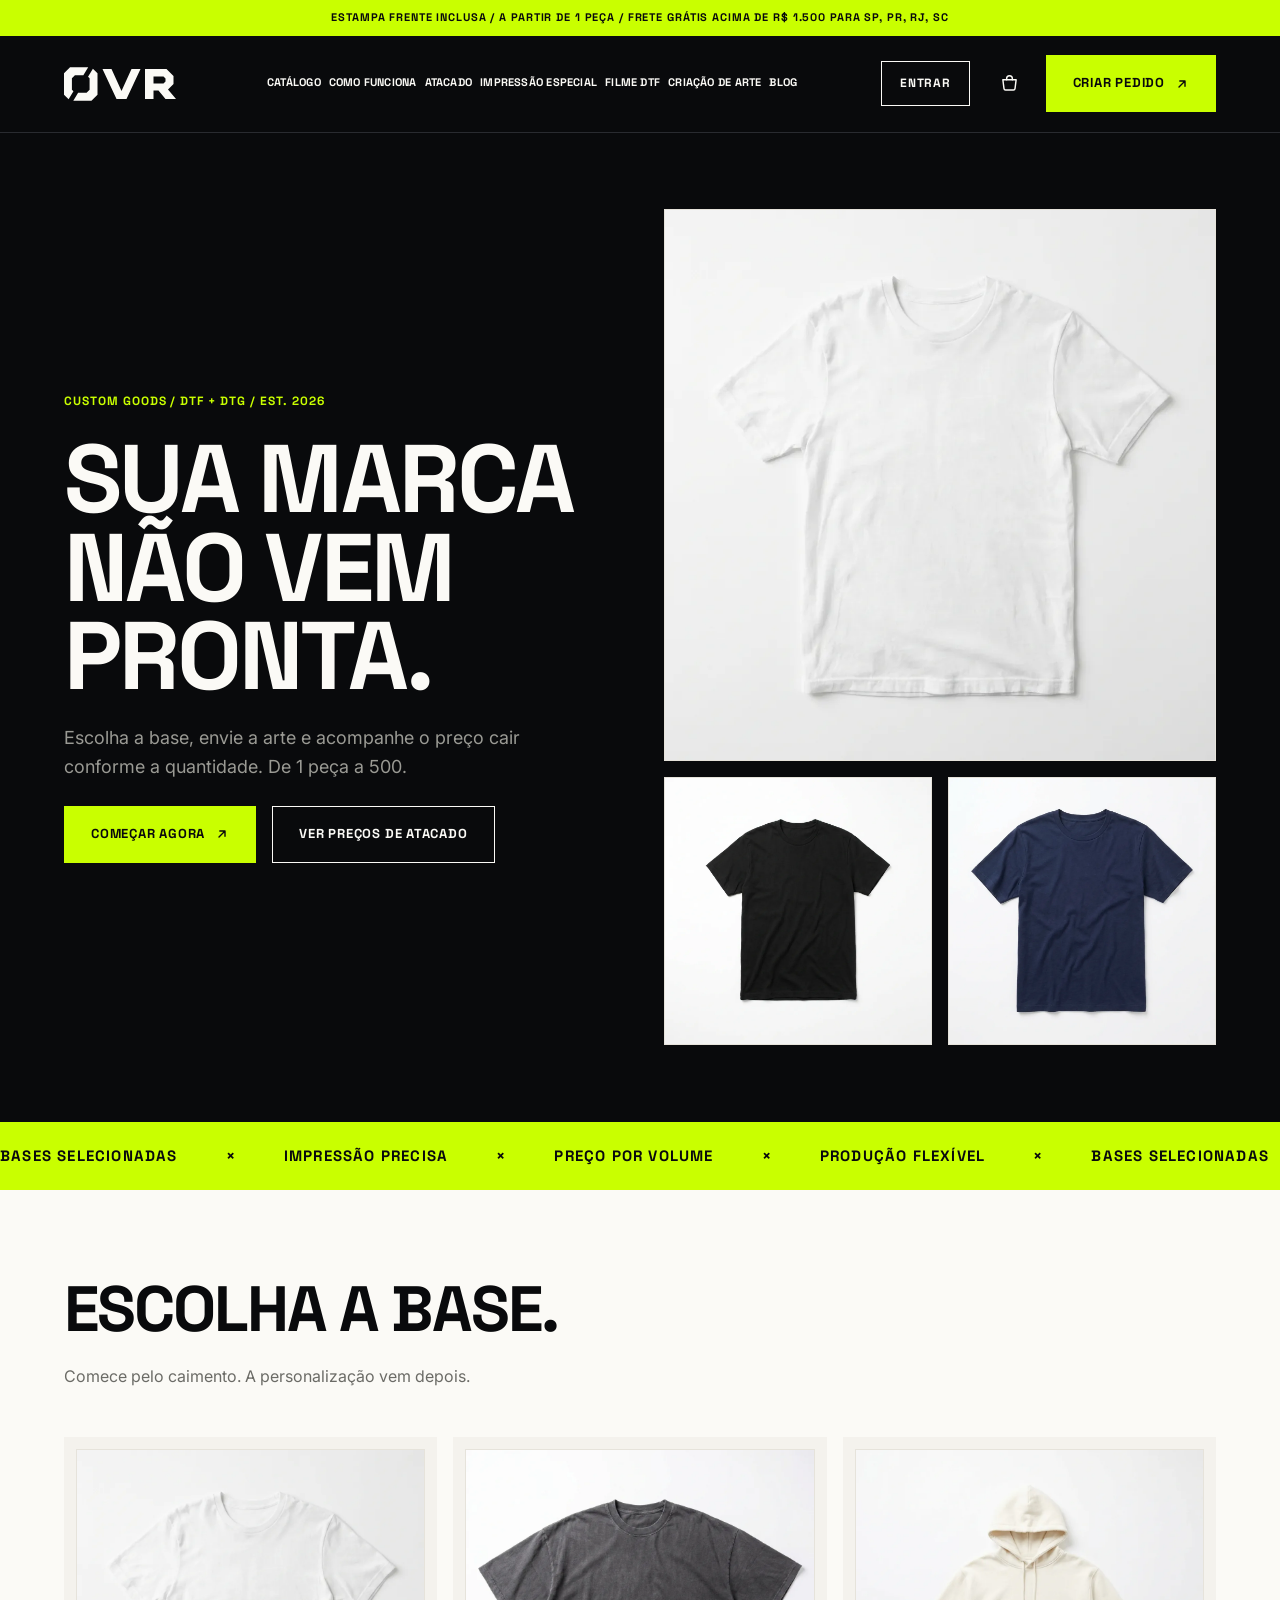
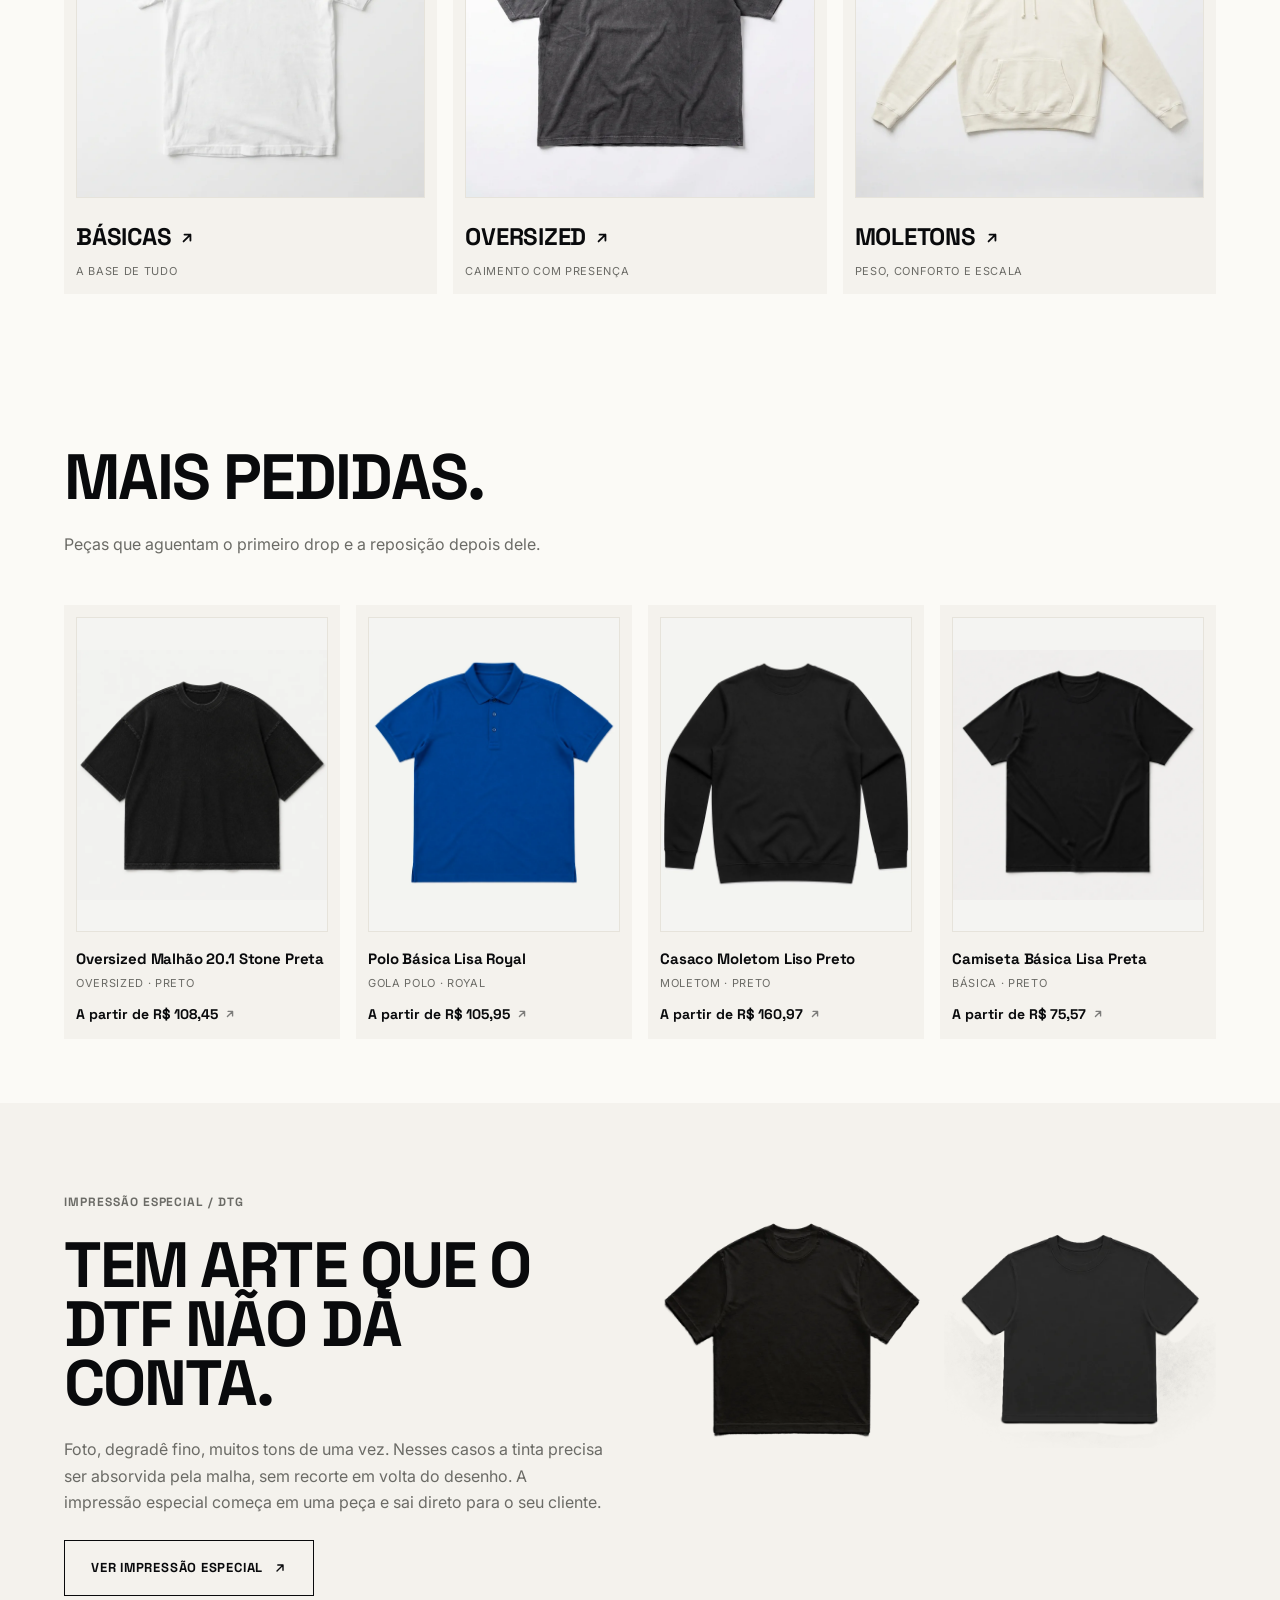
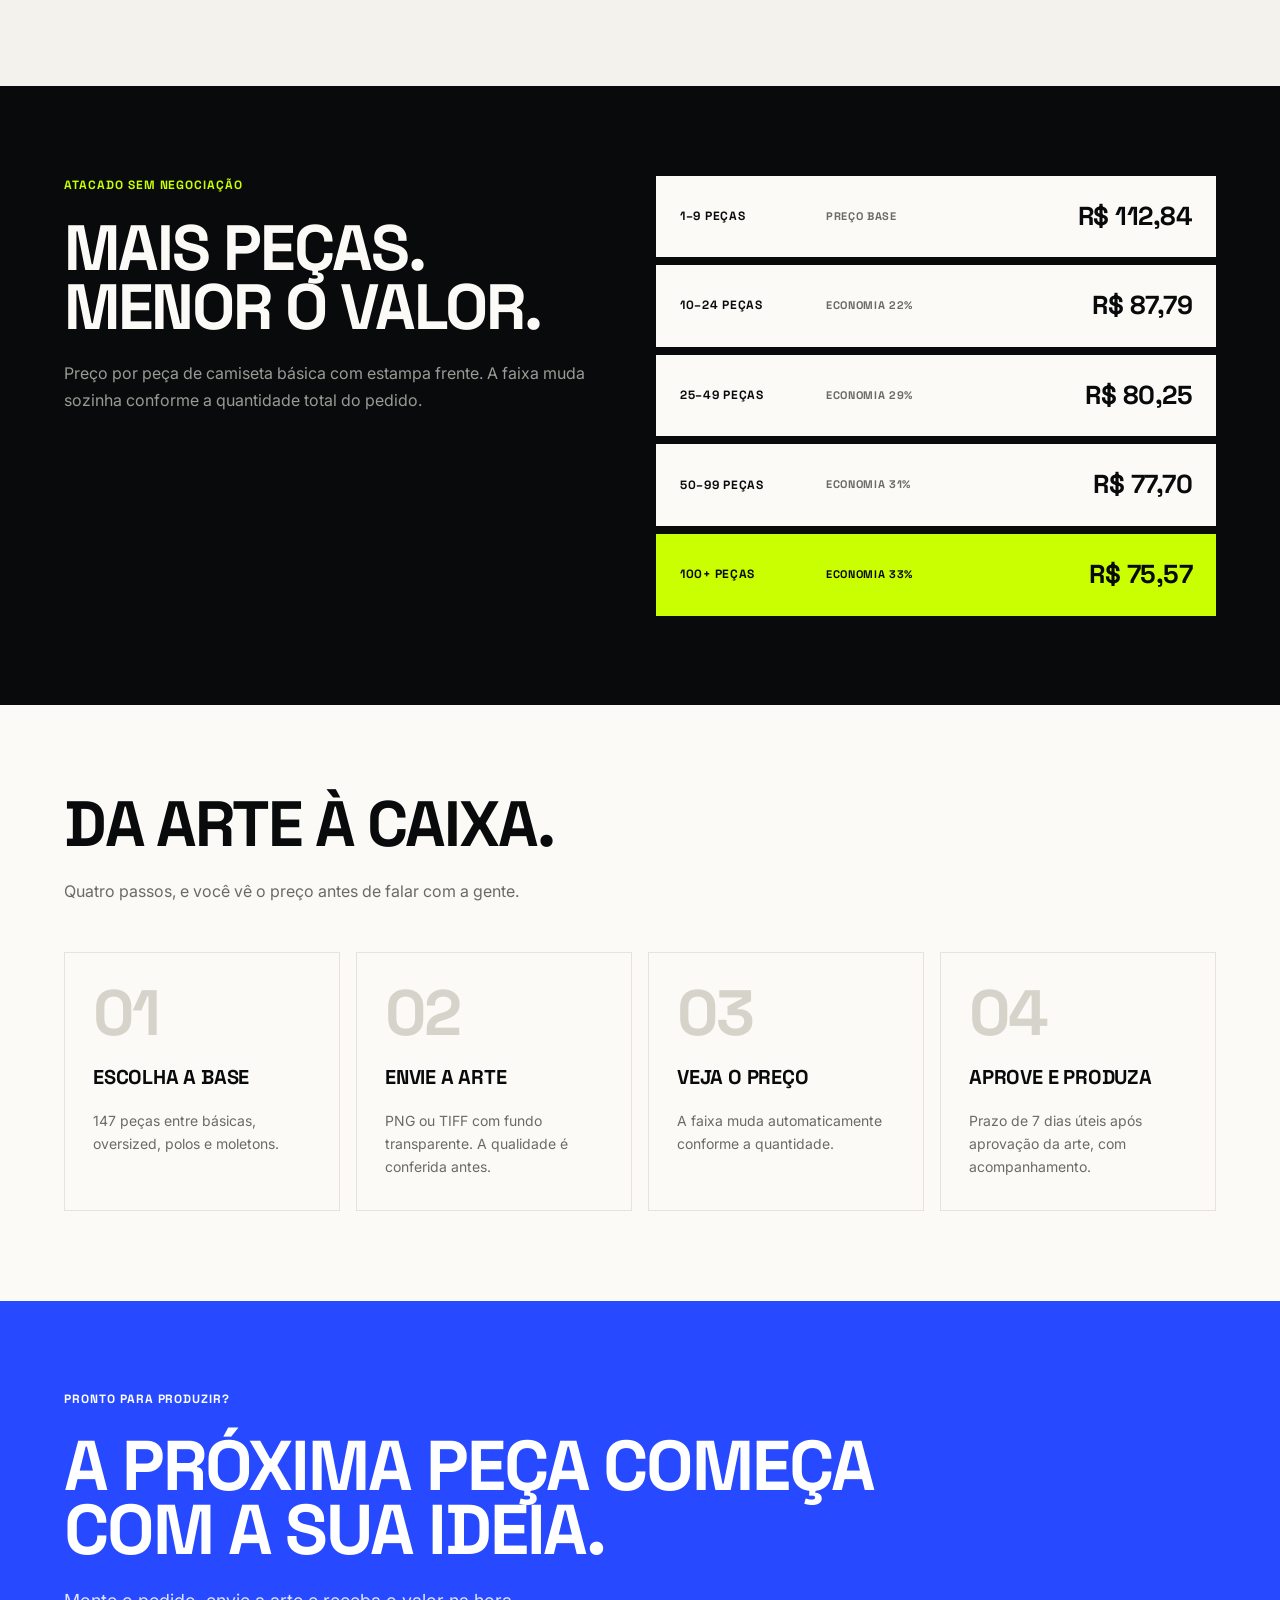
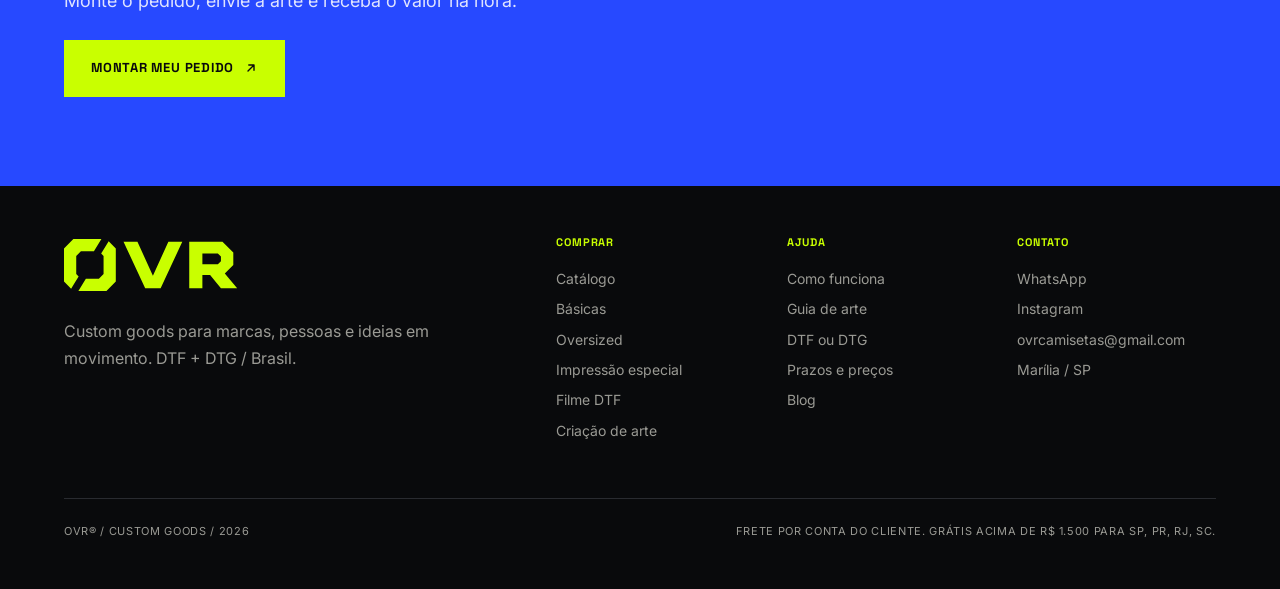
<file: index.html>
<!doctype html>
<html lang="pt-BR">
<head>
<meta charset="utf-8">
<meta name="viewport" content="width=device-width, initial-scale=1">
<title>OVR · Camisetas personalizadas com a sua estampa</title>
<meta name="description" content="Escolha a base, envie a arte e acompanhe o preço cair conforme a quantidade. Estampa em DTF inclusa, a partir de 1 peça, envio para todo o Brasil.">
<link rel="icon" href="assets/img/marca/favicon.svg" type="image/svg+xml">
<link rel="preconnect" href="https://fonts.googleapis.com">
<link rel="preconnect" href="https://fonts.gstatic.com" crossorigin>
<link href="https://fonts.googleapis.com/css2?family=Space+Grotesk:wght@700&family=Inter:wght@400;500&display=swap" rel="stylesheet">
<link rel="stylesheet" href="assets/css/ovr.css?v=67">

<meta property="og:type" content="website">
<meta property="og:site_name" content="OVR">
<meta property="og:locale" content="pt_BR">
<meta property="og:title" content="OVR · Camisetas personalizadas com a sua estampa">
<meta property="og:description" content="Escolha a base, envie a arte e acompanhe o preço cair conforme a quantidade. Estampa em DTF inclusa, a partir de 1 peça, envio para todo o Brasil.">
<meta property="og:url" content="https://ovrcamisetas.com.br">
<meta property="og:image" content="https://ovrcamisetas.com.br/assets/img/marca/og.jpg">
<meta property="og:image:width" content="1200">
<meta property="og:image:height" content="630">
<meta name="twitter:card" content="summary_large_image">
<meta name="theme-color" content="#090a0c">
<link rel="canonical" href="https://ovrcamisetas.com.br">
</head>
<body>
<a class="pular" href="#conteudo">Pular para o conteúdo</a>

<div class="faixa-aviso">
  Estampa frente inclusa / A partir de 1 peça / Frete grátis acima de <span data-frete-gratis></span>
</div>

<header class="nav">
  <div class="envelope nav__interno">
    <a class="nav__marca" href="index.html" aria-label="OVR, página inicial">
      <img src="assets/img/marca/wordmark-negative.svg" alt="OVR">
    </a>
    <nav class="nav__links" aria-label="Principal">
      <a href="catalogo.html">Catálogo</a>
      <a href="como-funciona.html">Como funciona</a>
      <a href="index.html#atacado">Atacado</a>
      <a href="impressao-especial.html">Impressão especial</a>
      <a href="filme-dtf.html">Filme DTF</a>
      <a href="criacao-de-arte.html">Criação de arte</a>
      <a href="https://blog.ovrcamisetas.com.br/">Blog</a>
    </nav>
    <a class="btn btn--contorno nav__conta" data-conta-link href="entrar.html" hidden>Entrar</a>
    <a class="nav__cesta" href="carrinho.html" aria-label="Seu pedido">
      <svg width="19" height="19" viewBox="0 0 20 20" fill="none" aria-hidden="true">
        <path d="M3 6h14l-1.2 9.4a1.6 1.6 0 0 1-1.6 1.4H5.8a1.6 1.6 0 0 1-1.6-1.4L3 6Z" stroke="currentColor" stroke-width="1.5" stroke-linejoin="round"/>
        <path d="M7 6V4.8a3 3 0 0 1 6 0V6" stroke="currentColor" stroke-width="1.5" stroke-linecap="round"/>
      </svg>
      <span class="nav__cesta__n" data-carrinho-n hidden>0</span>
    </a>
    <a class="btn btn--volt nav__acao" href="catalogo.html">Criar pedido
      <svg class="btn__seta" viewBox="0 0 14 14" fill="none" aria-hidden="true"><path d="M4 10L10 4M10 4H4.8M10 4V9.2" stroke="currentColor" stroke-width="1.4" stroke-linecap="round" stroke-linejoin="round"/></svg>
    </a>
    <button class="nav__menu" data-menu-abrir aria-label="Abrir menu">
      Menu
      <svg width="18" height="18" viewBox="0 0 18 18" fill="none" aria-hidden="true"><path d="M2 5h14M2 12h14" stroke="currentColor" stroke-width="1.75" stroke-linecap="round"/></svg>
    </button>
  </div>
</header>

<!-- ============ menu mobile ============ -->
<div class="menu" data-menu aria-hidden="true" role="dialog" aria-label="Menu">
  <div class="menu__topo">
    <img src="assets/img/marca/wordmark-negative.svg" alt="OVR">
    <button data-menu-fechar aria-label="Fechar menu">
      <svg width="24" height="24" viewBox="0 0 24 24" fill="none"><path d="M6 6l12 12M18 6L6 18" stroke="#FBFAF6" stroke-width="1.75" stroke-linecap="round"/></svg>
    </button>
  </div>
  <nav class="menu__itens">
    <a href="catalogo.html"><strong>Catálogo</strong><span><span data-total-bases>151</span> bases em DTF</span></a>
    <a href="como-funciona.html"><strong>Como funciona</strong><span>Da arte à caixa em quatro passos</span></a>
    <a href="index.html#atacado"><strong>Atacado</strong><span>Preço por faixa, sem negociar</span></a>
    <a href="impressao-especial.html"><strong>Impressão especial</strong><span>DTG, para foto e degradê fino</span></a>
    <a href="filme-dtf.html"><strong>Filme DTF</strong><span>Só o filme, para quem já tem prensa</span></a>
    <a href="criacao-de-arte.html"><strong>Criação de arte</strong><span>Não tem estampa? A gente cria</span></a>
    <a href="https://blog.ovrcamisetas.com.br/"><strong>Blog</strong><span>O que decide o preço e o acabamento</span></a>
    <a href="entrar.html" data-conta-link-menu><strong>Minha conta</strong><span>Endereço salvo e histórico de pedidos</span></a>
    <a href="carrinho.html"><strong>Seu pedido</strong><span>Conferir e enviar</span></a>
  </nav>
  <div class="menu__rodape">
    <a class="btn btn--volt btn--cheio" data-zap="Oi! Quero montar um pedido na OVR.">Falar no WhatsApp</a>
    <p class="t-meta volt">Instagram · E-mail · WhatsApp</p>
    <p class="t-corpo" style="font-size:12px">Frete por conta do cliente. Grátis acima de <span data-frete-gratis></span>.</p>
  </div>
</div>

<main id="conteudo" tabindex="-1">

  <!-- ============ hero ============ -->
  <section class="hero">
    <div class="envelope hero__grade">
      <div class="hero__texto">
        <p class="t-etiqueta volt">Custom goods / DTF + DTG / Est. 2026</p>
        <h1 class="t-display">Sua marca<br>não vem<br>pronta.</h1>
        <p class="t-corpo-g">Escolha a base, envie a arte e acompanhe o preço cair conforme a quantidade. De 1 peça a 500.</p>
        <div class="linha">
          <a class="btn btn--volt" href="catalogo.html">Começar agora
            <svg class="btn__seta" viewBox="0 0 14 14" fill="none" aria-hidden="true"><path d="M4 10L10 4M10 4H4.8M10 4V9.2" stroke="currentColor" stroke-width="1.4" stroke-linecap="round" stroke-linejoin="round"/></svg>
          </a>
          <a class="btn btn--linha" href="#atacado">Ver preços de atacado</a>
        </div>
      </div>
      <div class="hero__pecas">
        <div class="poco poco--largo poco--contem poco--mockup"><img src="assets/img/pecas/basica-branca.webp" alt="Camiseta básica branca"></div>
        <div class="poco poco--quadrado poco--contem poco--mockup"><img src="assets/img/pecas/basica-preta.webp" alt="Camiseta básica preta"></div>
        <div class="poco poco--quadrado poco--contem poco--mockup"><img src="assets/img/pecas/basica-marinho.webp" alt="Camiseta básica azul marinho"></div>
      </div>
    </div>
  </section>

  <!-- ============ ticker ============ -->
  <div class="ticker" data-ticker>
    <div class="ticker__trilha">
      <span>Bases selecionadas</span><span>×</span><span>Impressão precisa</span><span>×</span><span>Preço por volume</span><span>×</span><span>Produção flexível</span><span>×</span>
    </div>
  </div>

  <!-- ============ categorias ============ -->
  <section class="secao">
    <div class="envelope">
      <div class="cabecalho-secao">
        <h2 class="t-h1">Escolha a base.</h2>
        <p class="t-corpo">Comece pelo caimento. A personalização vem depois.</p>
      </div>
      <div class="categorias">
        <a class="card" href="catalogo.html?tipo=Básica">
          <div class="poco poco--retrato poco--contem poco--mockup"><img src="assets/img/pecas/basica-branca.webp" alt="Camisetas básicas"></div>
          <span class="categoria__titulo">Básicas
            <svg width="16" height="16" viewBox="0 0 14 14" fill="none" aria-hidden="true"><path d="M4 10L10 4M10 4H4.8M10 4V9.2" stroke="currentColor" stroke-width="1.6" stroke-linecap="round" stroke-linejoin="round"/></svg>
          </span>
          <span class="t-meta">A base de tudo</span>
        </a>
        <a class="card" href="catalogo.html?tipo=Oversized">
          <div class="poco poco--retrato poco--contem poco--mockup"><img src="assets/img/pecas/oversized-stone.webp" alt="Camisetas oversized"></div>
          <span class="categoria__titulo">Oversized
            <svg width="16" height="16" viewBox="0 0 14 14" fill="none" aria-hidden="true"><path d="M4 10L10 4M10 4H4.8M10 4V9.2" stroke="currentColor" stroke-width="1.6" stroke-linecap="round" stroke-linejoin="round"/></svg>
          </span>
          <span class="t-meta">Caimento com presença</span>
        </a>
        <a class="card" href="catalogo.html?tipo=Moletom">
          <div class="poco poco--retrato poco--contem poco--mockup"><img src="assets/img/pecas/moletom-capuz-offwhite.webp" alt="Moletons"></div>
          <span class="categoria__titulo">Moletons
            <svg width="16" height="16" viewBox="0 0 14 14" fill="none" aria-hidden="true"><path d="M4 10L10 4M10 4H4.8M10 4V9.2" stroke="currentColor" stroke-width="1.6" stroke-linecap="round" stroke-linejoin="round"/></svg>
          </span>
          <span class="t-meta">Peso, conforto e escala</span>
        </a>
      </div>
    </div>
  </section>

  <!-- ============ mais pedidas ============ -->
  <section class="secao secao--justo">
    <div class="envelope">
      <div class="cabecalho-secao">
        <h2 class="t-h1">Mais pedidas.</h2>
        <p class="t-corpo">Peças que aguentam o primeiro drop e a reposição depois dele.</p>
      </div>
      <div class="grade-produtos" data-destaques>
        <p class="t-corpo">Carregando…</p>
      </div>
    </div>
  </section>

  <!-- ============ impressão especial ============ -->
  <section class="secao superficie">
    <div class="envelope atacado">
      <div class="pilha-24">
        <p class="t-etiqueta" style="color:var(--texto-fraco)">Impressão especial / DTG</p>
        <h2 class="t-h1">Tem arte que o DTF não dá conta.</h2>
        <p class="t-corpo">Foto, degradê fino, muitos tons de uma vez. Nesses casos a tinta precisa ser absorvida pela malha, sem recorte em volta do desenho. A impressão especial começa em uma peça e sai direto para o seu cliente.</p>
        <div><a class="btn btn--linha" href="impressao-especial.html">Ver impressão especial
          <svg class="btn__seta" viewBox="0 0 14 14" fill="none" aria-hidden="true"><path d="M4 10L10 4M10 4H4.8M10 4V9.2" stroke="currentColor" stroke-width="1.4" stroke-linecap="round" stroke-linejoin="round"/></svg>
        </a></div>
      </div>
      <div class="hero__pecas" style="grid-template-columns:1fr 1fr">
        <div style="grid-column:auto"><img src="assets/img/dtg/oversized-classica.webp" alt="Oversized clássica" loading="lazy"></div>
        <div><img src="assets/img/dtg/baby-tee.webp" alt="Baby tee" loading="lazy"></div>
      </div>
    </div>
  </section>

  <!-- ============ atacado ============ -->
  <section class="secao inverso" id="atacado">
    <div class="envelope atacado">
      <div class="pilha-24">
        <p class="t-etiqueta volt">Atacado sem negociação</p>
        <h2 class="t-h1">Mais peças.<br>Menor o valor.</h2>
        <p class="t-corpo">Preço por peça de camiseta básica com estampa frente. A faixa muda sozinha conforme a quantidade total do pedido.</p>
      </div>
      <div class="escada" data-escada-vitrine></div>
    </div>
  </section>

  <!-- ============ processo ============ -->
  <section class="secao">
    <div class="envelope">
      <div class="cabecalho-secao">
        <h2 class="t-h1">Da arte à caixa.</h2>
        <p class="t-corpo">Quatro passos, e você vê o preço antes de falar com a gente.</p>
      </div>
      <div class="passos">
        <div class="passo"><span class="passo__n">01</span><h3>Escolha a base</h3><p class="t-corpo" style="font-size:14px"><span data-total-bases>151</span> peças entre básicas, oversized, polos e moletons.</p></div>
        <div class="passo"><span class="passo__n">02</span><h3>Envie a arte</h3><p class="t-corpo" style="font-size:14px">PNG ou TIFF com fundo transparente. A qualidade é conferida antes.</p></div>
        <div class="passo"><span class="passo__n">03</span><h3>Veja o preço</h3><p class="t-corpo" style="font-size:14px">A faixa muda automaticamente conforme a quantidade.</p></div>
        <div class="passo"><span class="passo__n">04</span><h3>Aprove e produza</h3><p class="t-corpo" style="font-size:14px">Prazo de <span data-prazo></span>, com acompanhamento.</p></div>
      </div>
    </div>
  </section>

  <!-- ============ chamada final ============ -->
  <section class="secao" style="background:var(--cobalt-500); color:#fff">
    <div class="envelope pilha-24">
      <p class="t-etiqueta">Pronto para produzir?</p>
      <h2 class="t-display" style="font-size:clamp(40px,5.5vw,80px)">A próxima peça começa<br>com a sua ideia.</h2>
      <p style="font-size:18px; opacity:.85">Monte o pedido, envie a arte e receba o valor na hora.</p>
      <div><a class="btn btn--volt" href="catalogo.html">Montar meu pedido
        <svg class="btn__seta" viewBox="0 0 14 14" fill="none" aria-hidden="true"><path d="M4 10L10 4M10 4H4.8M10 4V9.2" stroke="currentColor" stroke-width="1.4" stroke-linecap="round" stroke-linejoin="round"/></svg>
      </a></div>
    </div>
  </section>

</main>

<footer class="rodape">
  <div class="envelope">
    <div class="rodape__grade">
      <div class="rodape__marca">
        <img src="assets/img/marca/wordmark-accent.svg" alt="OVR">
        <p class="t-corpo" style="max-width:38ch">Custom goods para marcas, pessoas e ideias em movimento. DTF + DTG / Brasil.</p>
      </div>
      <div>
        <h4>Comprar</h4>
        <ul>
          <li><a href="catalogo.html">Catálogo</a></li>
          <li><a href="catalogo.html?tipo=Básica">Básicas</a></li>
          <li><a href="catalogo.html?tipo=Oversized">Oversized</a></li>
          <li><a href="impressao-especial.html">Impressão especial</a></li>
        <li><a href="filme-dtf.html">Filme DTF</a></li>
        <li><a href="criacao-de-arte.html">Criação de arte</a></li>
        </ul>
      </div>
      <div>
        <h4>Ajuda</h4>
        <ul>
          <li><a href="como-funciona.html">Como funciona</a></li>
          <li><a href="guia-de-arte.html">Guia de arte</a></li>
          <li><a href="impressao-especial.html">DTF ou DTG</a></li>
          <li><a href="index.html#atacado">Prazos e preços</a></li>
          <li><a href="https://blog.ovrcamisetas.com.br/">Blog</a></li>
        </ul>
      </div>
      <div>
        <h4>Contato</h4>
        <ul>
          <li><a data-zap="Oi! Vim pelo site da OVR.">WhatsApp</a></li>
          <li><a data-instagram>Instagram</a></li>
          <li><a data-email="texto"></a></li>
          <li>Marília / SP</li>
        </ul>
      </div>
    </div>
    <div class="rodape__fim">
      <p class="t-meta">OVR® / Custom goods / <span data-ano></span></p>
      <p class="t-meta">Frete por conta do cliente. Grátis acima de <span data-frete-gratis></span>.</p>
    </div>
  </div>
</footer>

<script src="assets/js/config.js?v=67"></script>
<script src="assets/js/preco.js?v=67"></script>
<script src="assets/js/app.js?v=67"></script>
<script src="assets/js/conta.js?v=67"></script>
<script src="assets/js/carrinho.js?v=67"></script>
<script src="assets/js/home.js?v=67"></script>
</body>
</html>
</file>
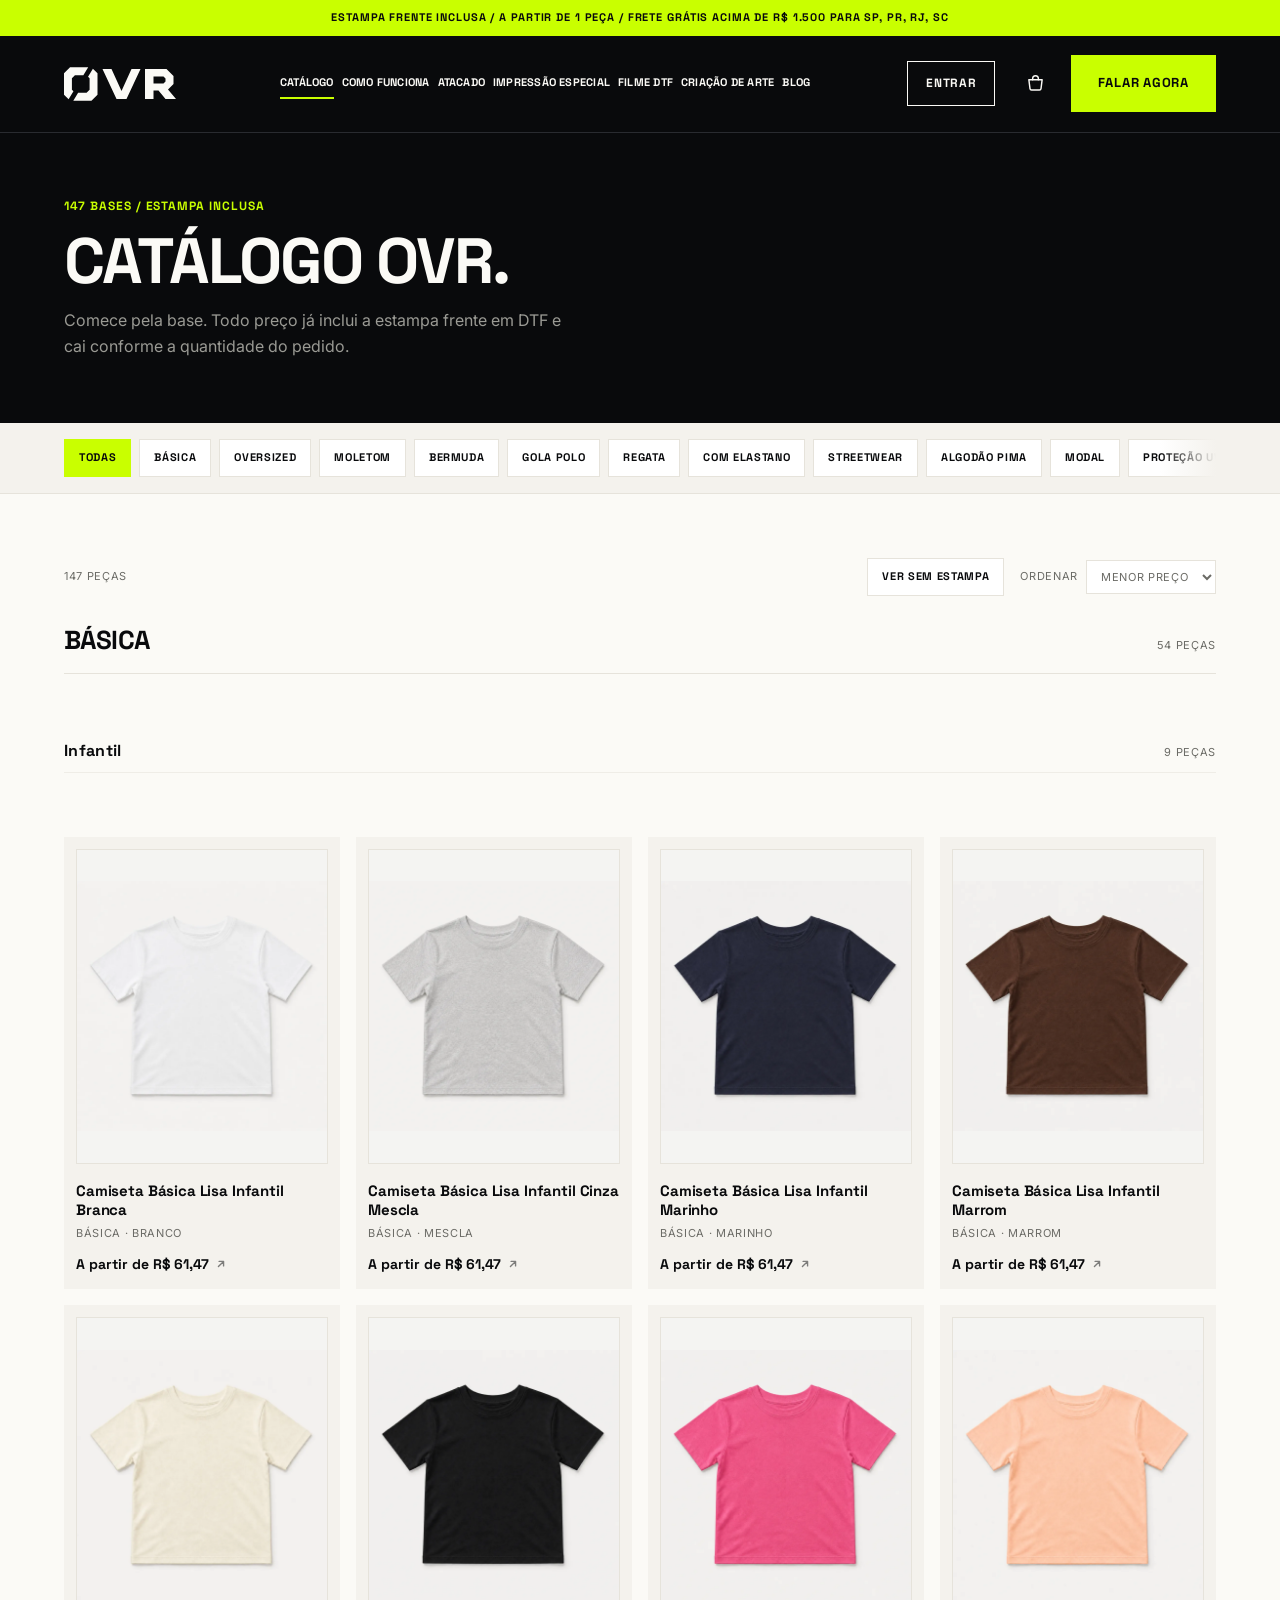
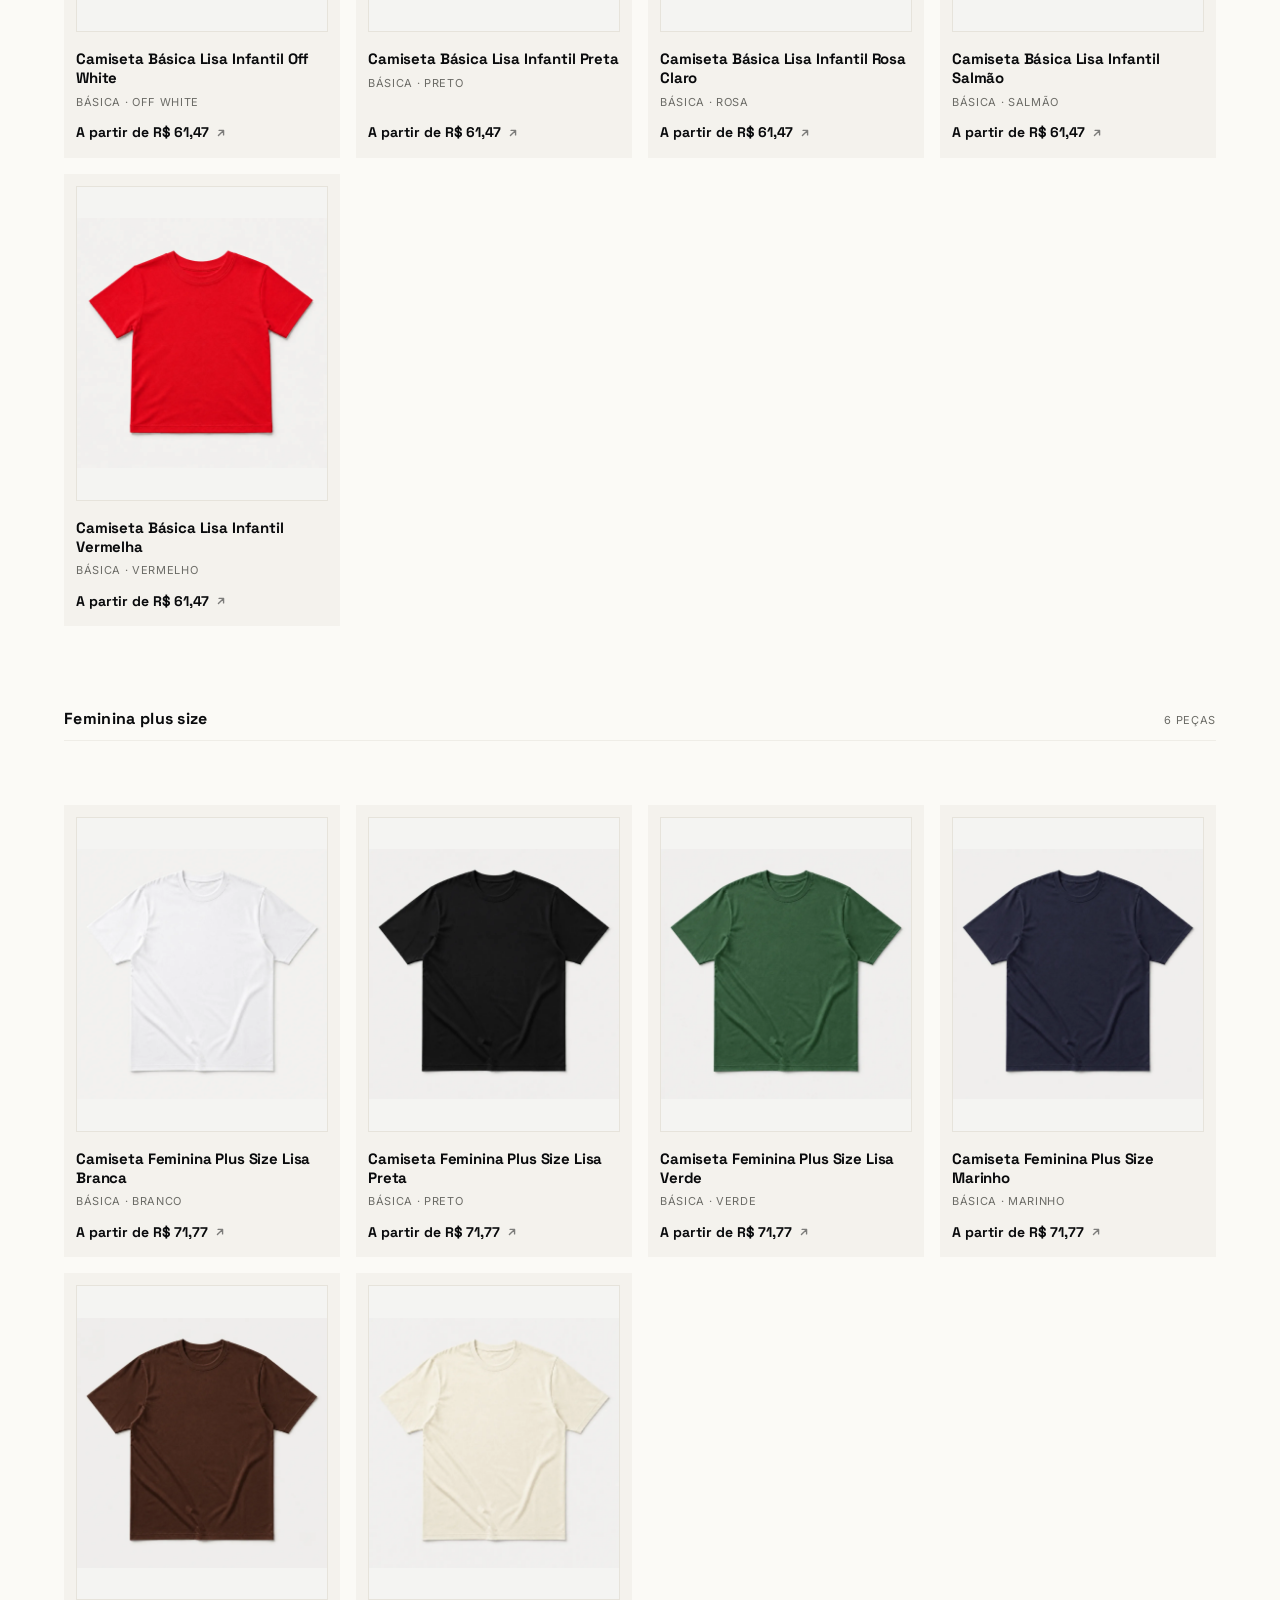
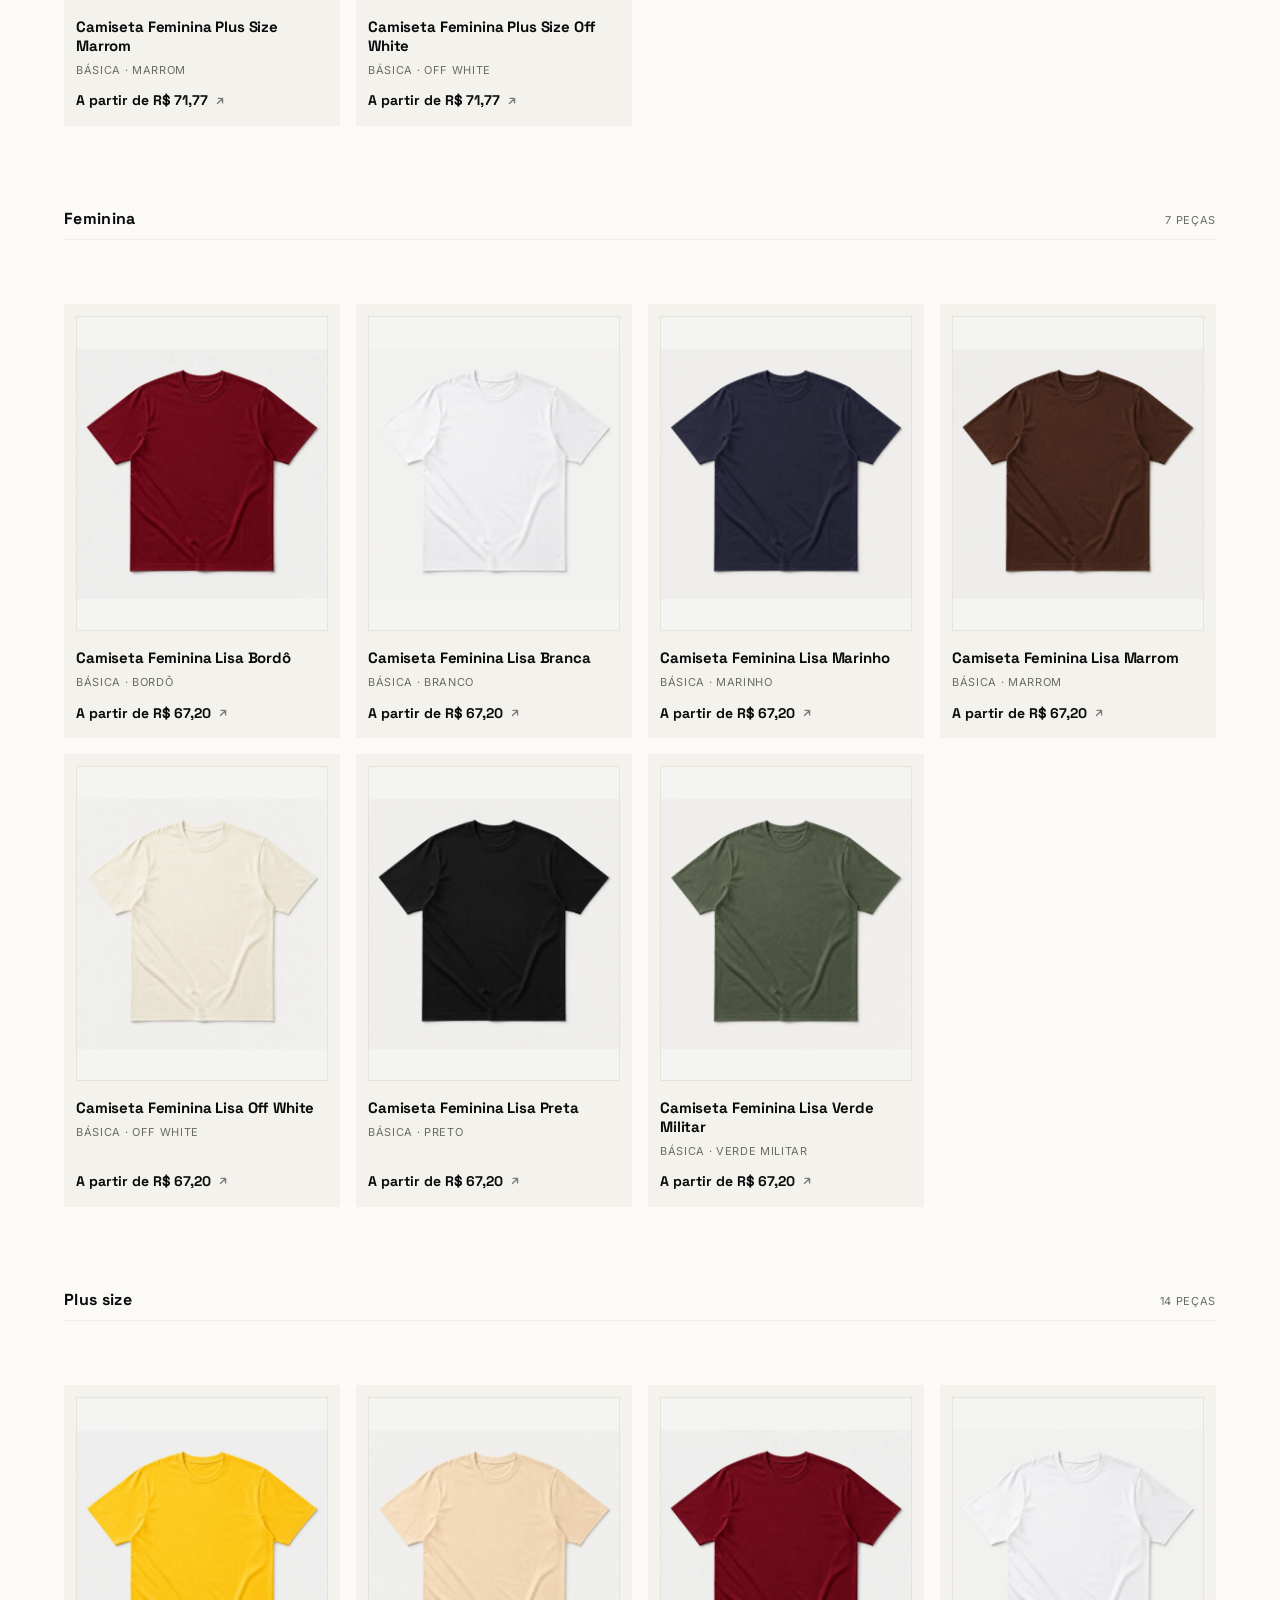
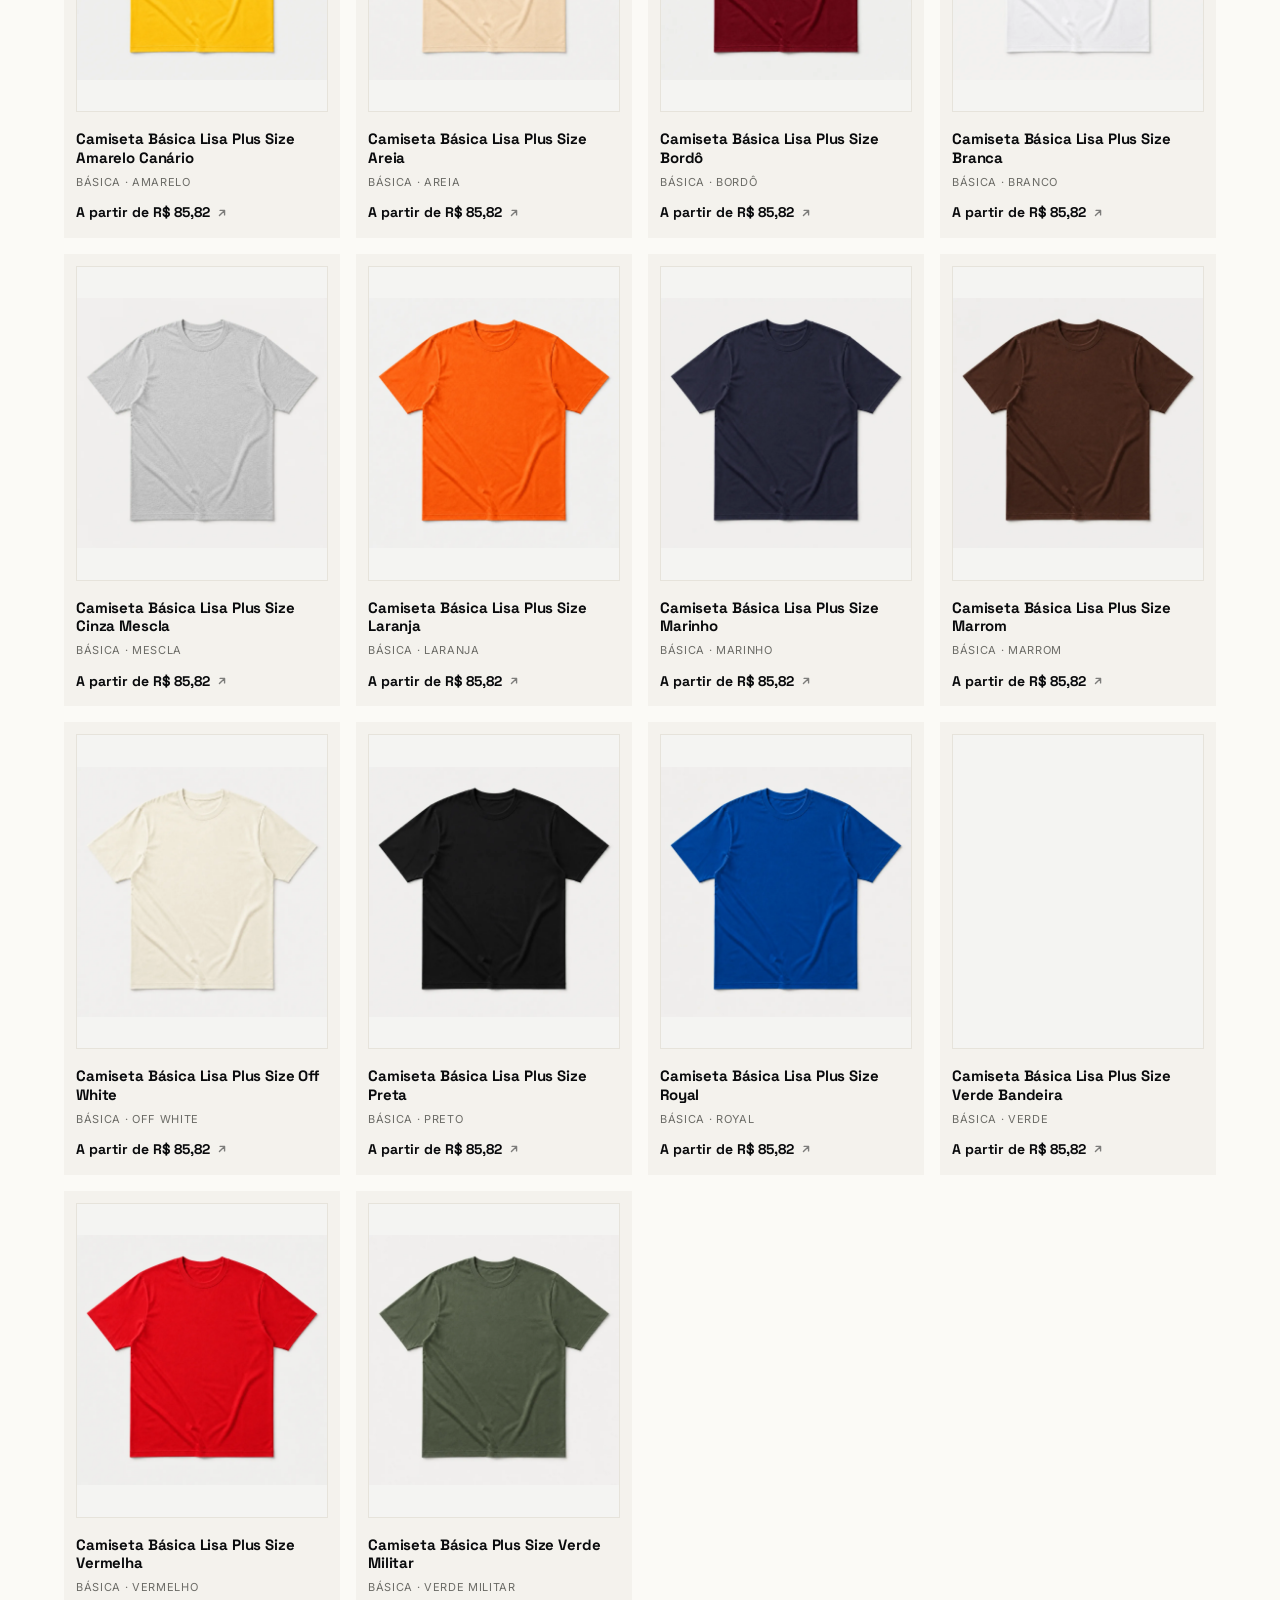
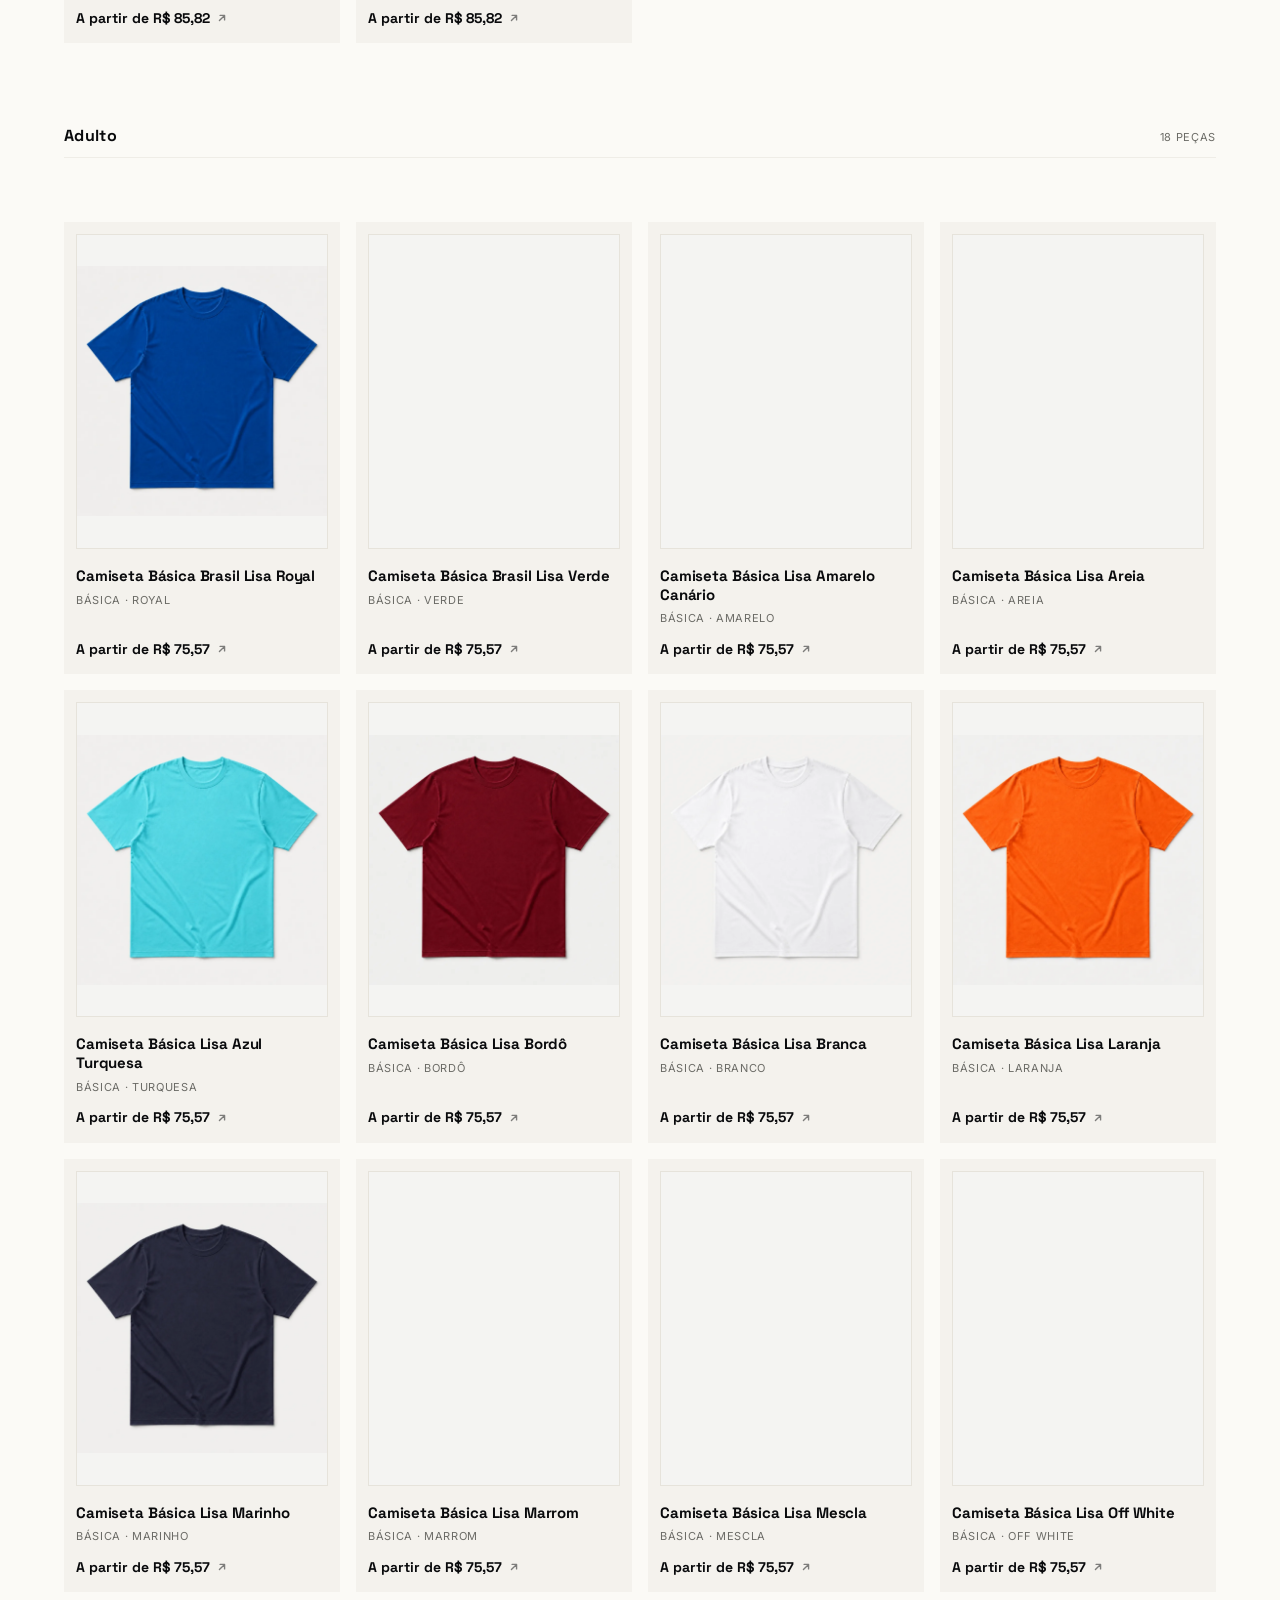
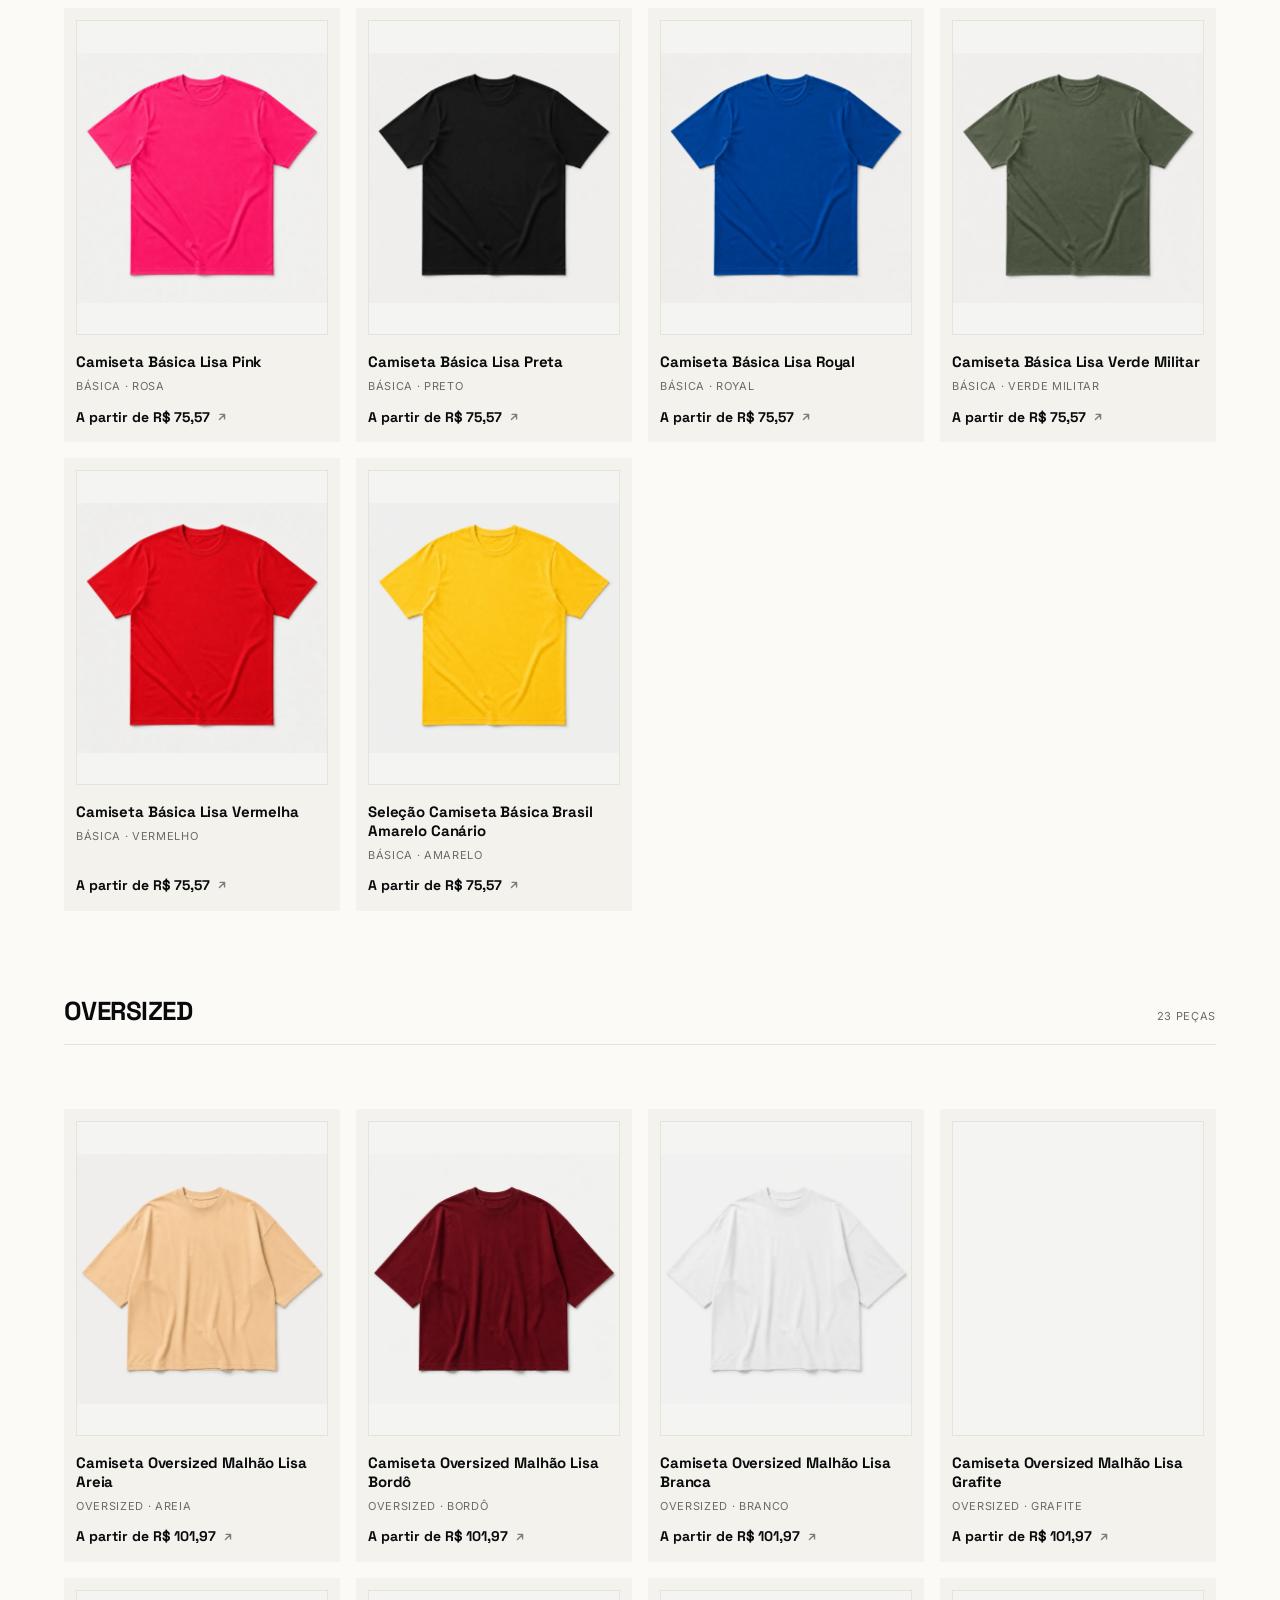
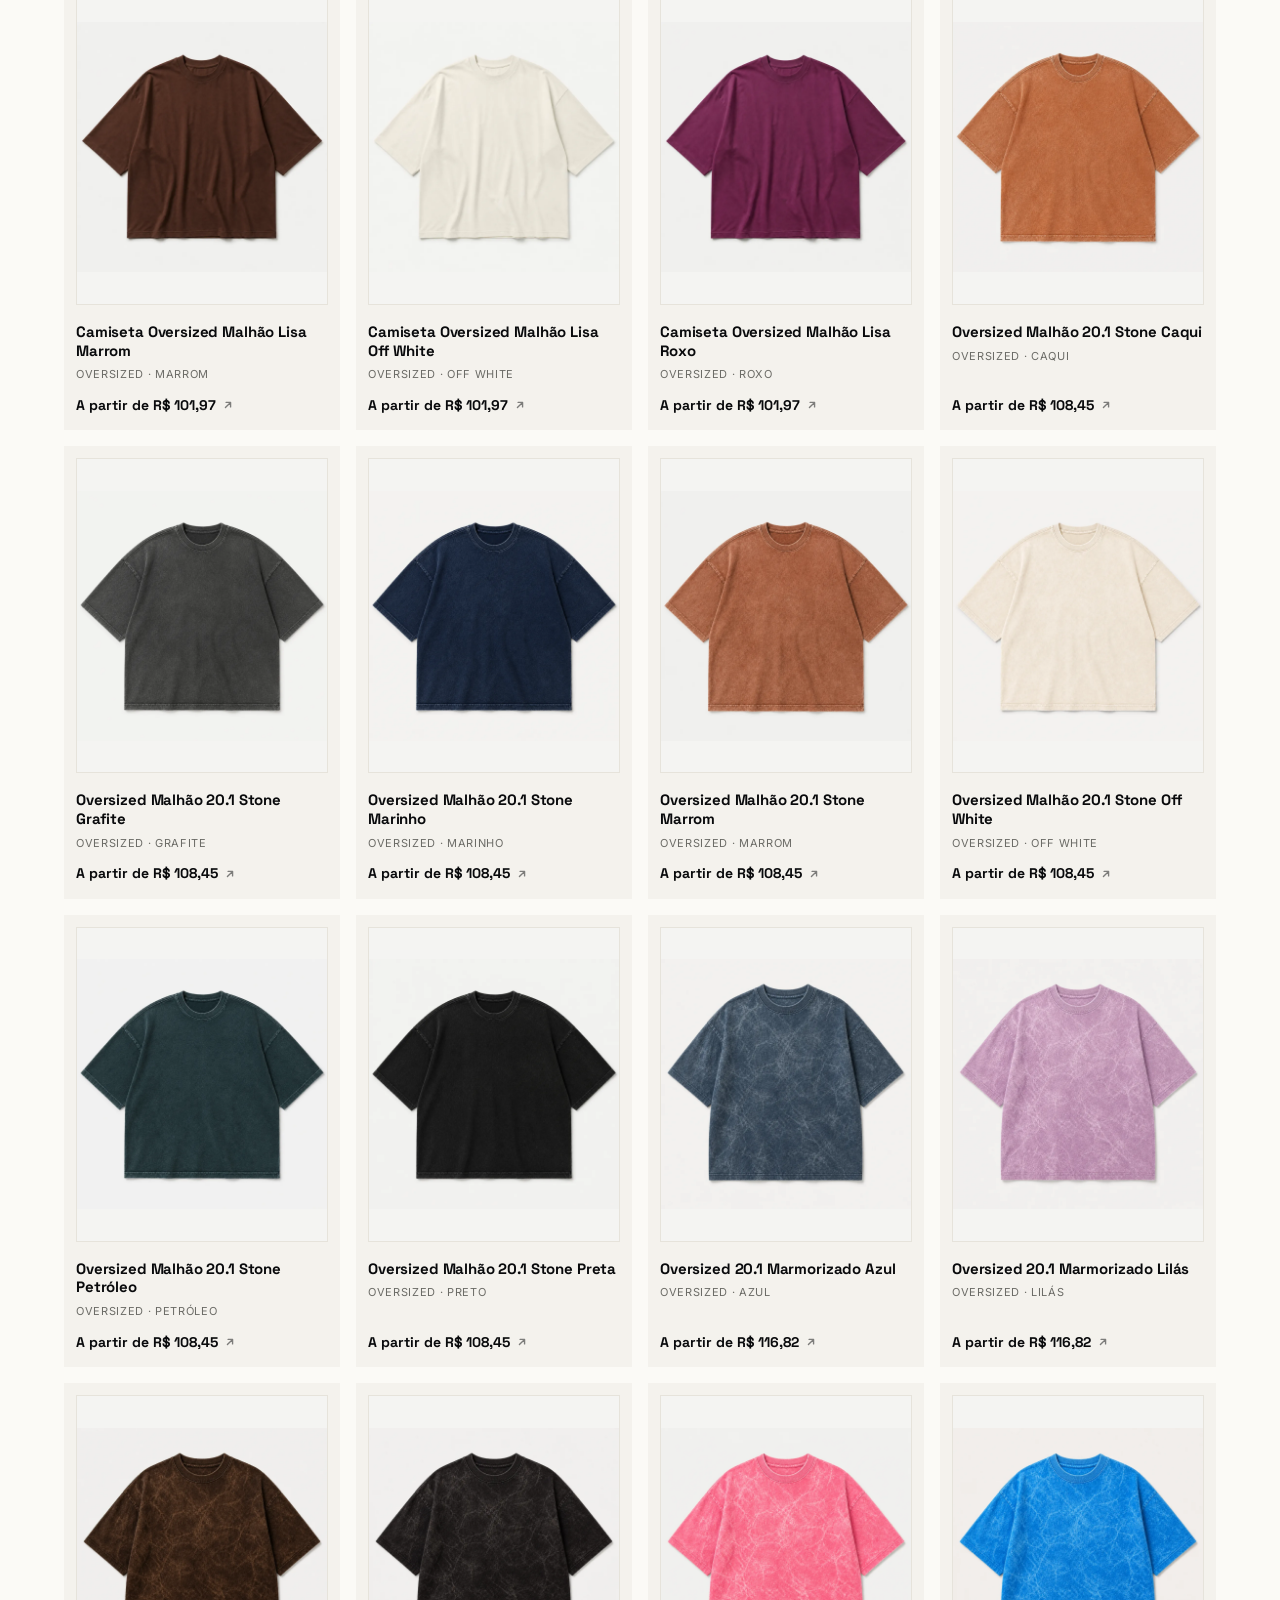
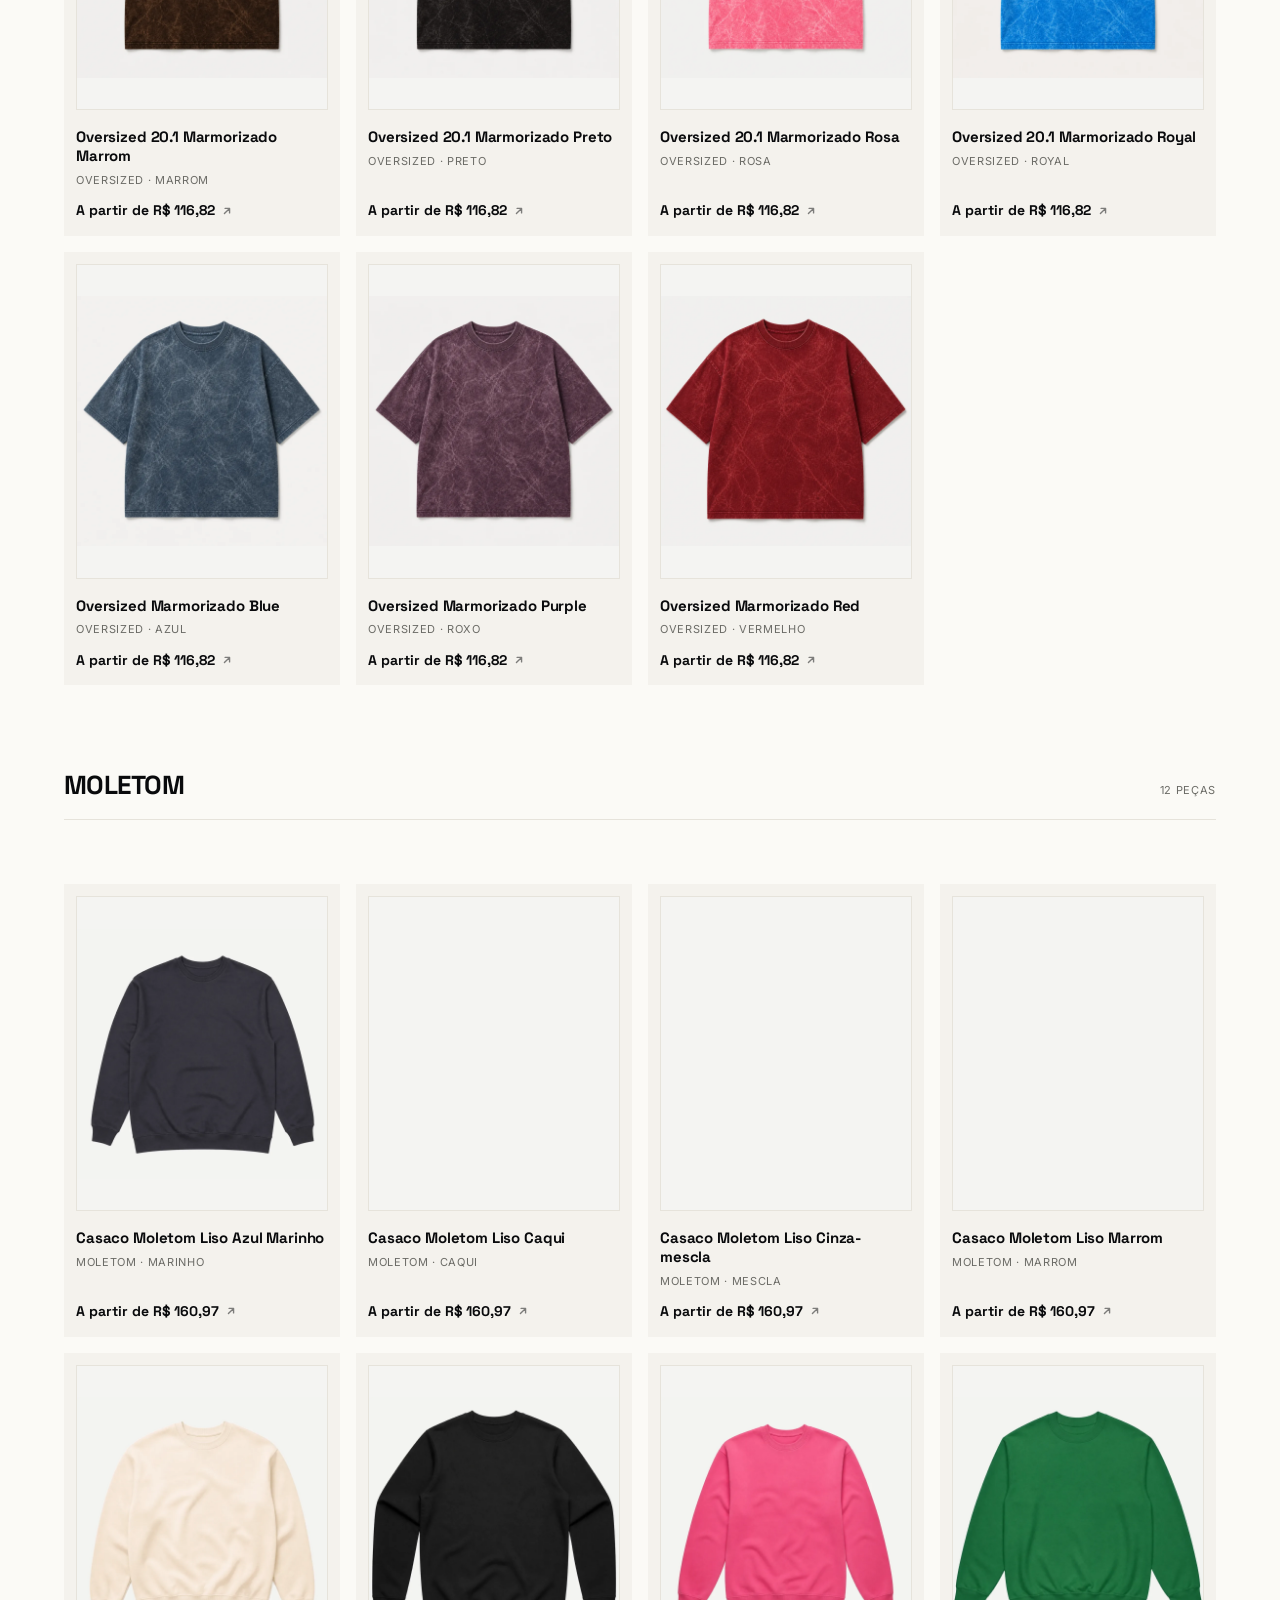
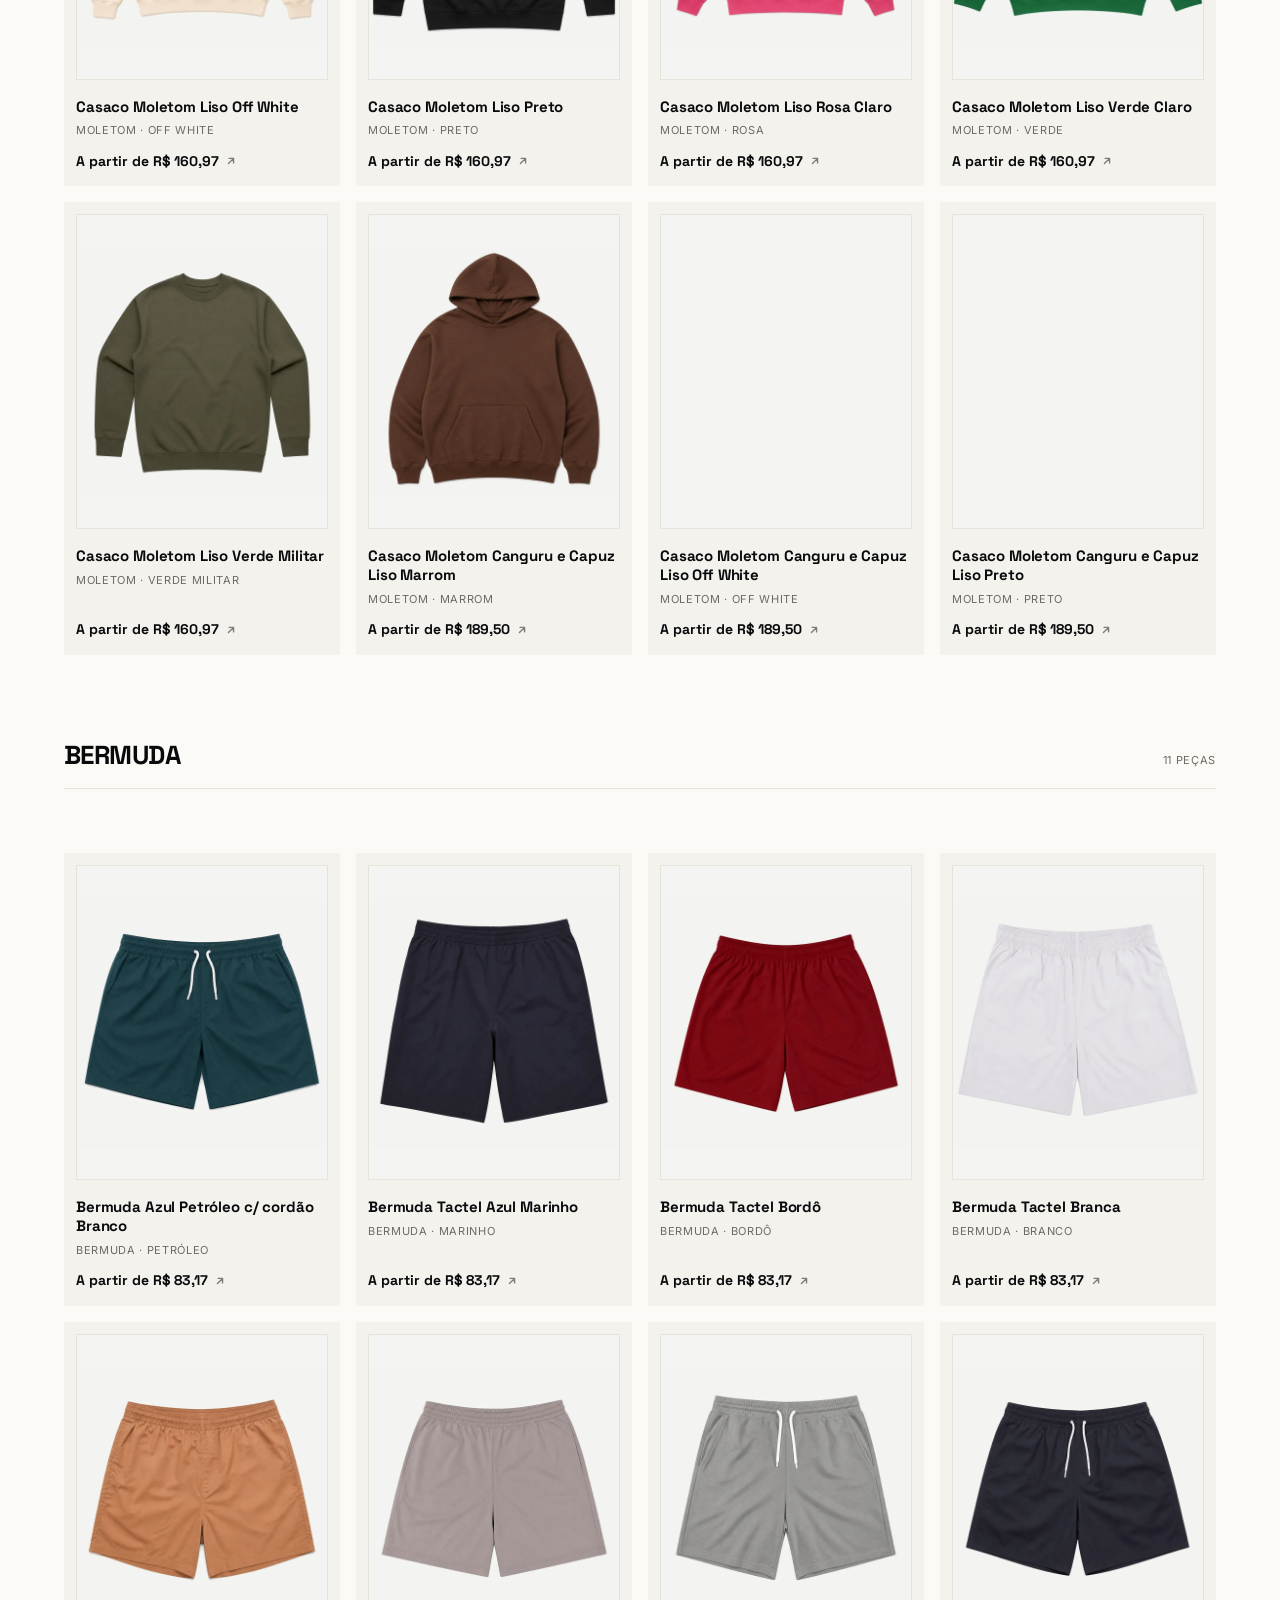
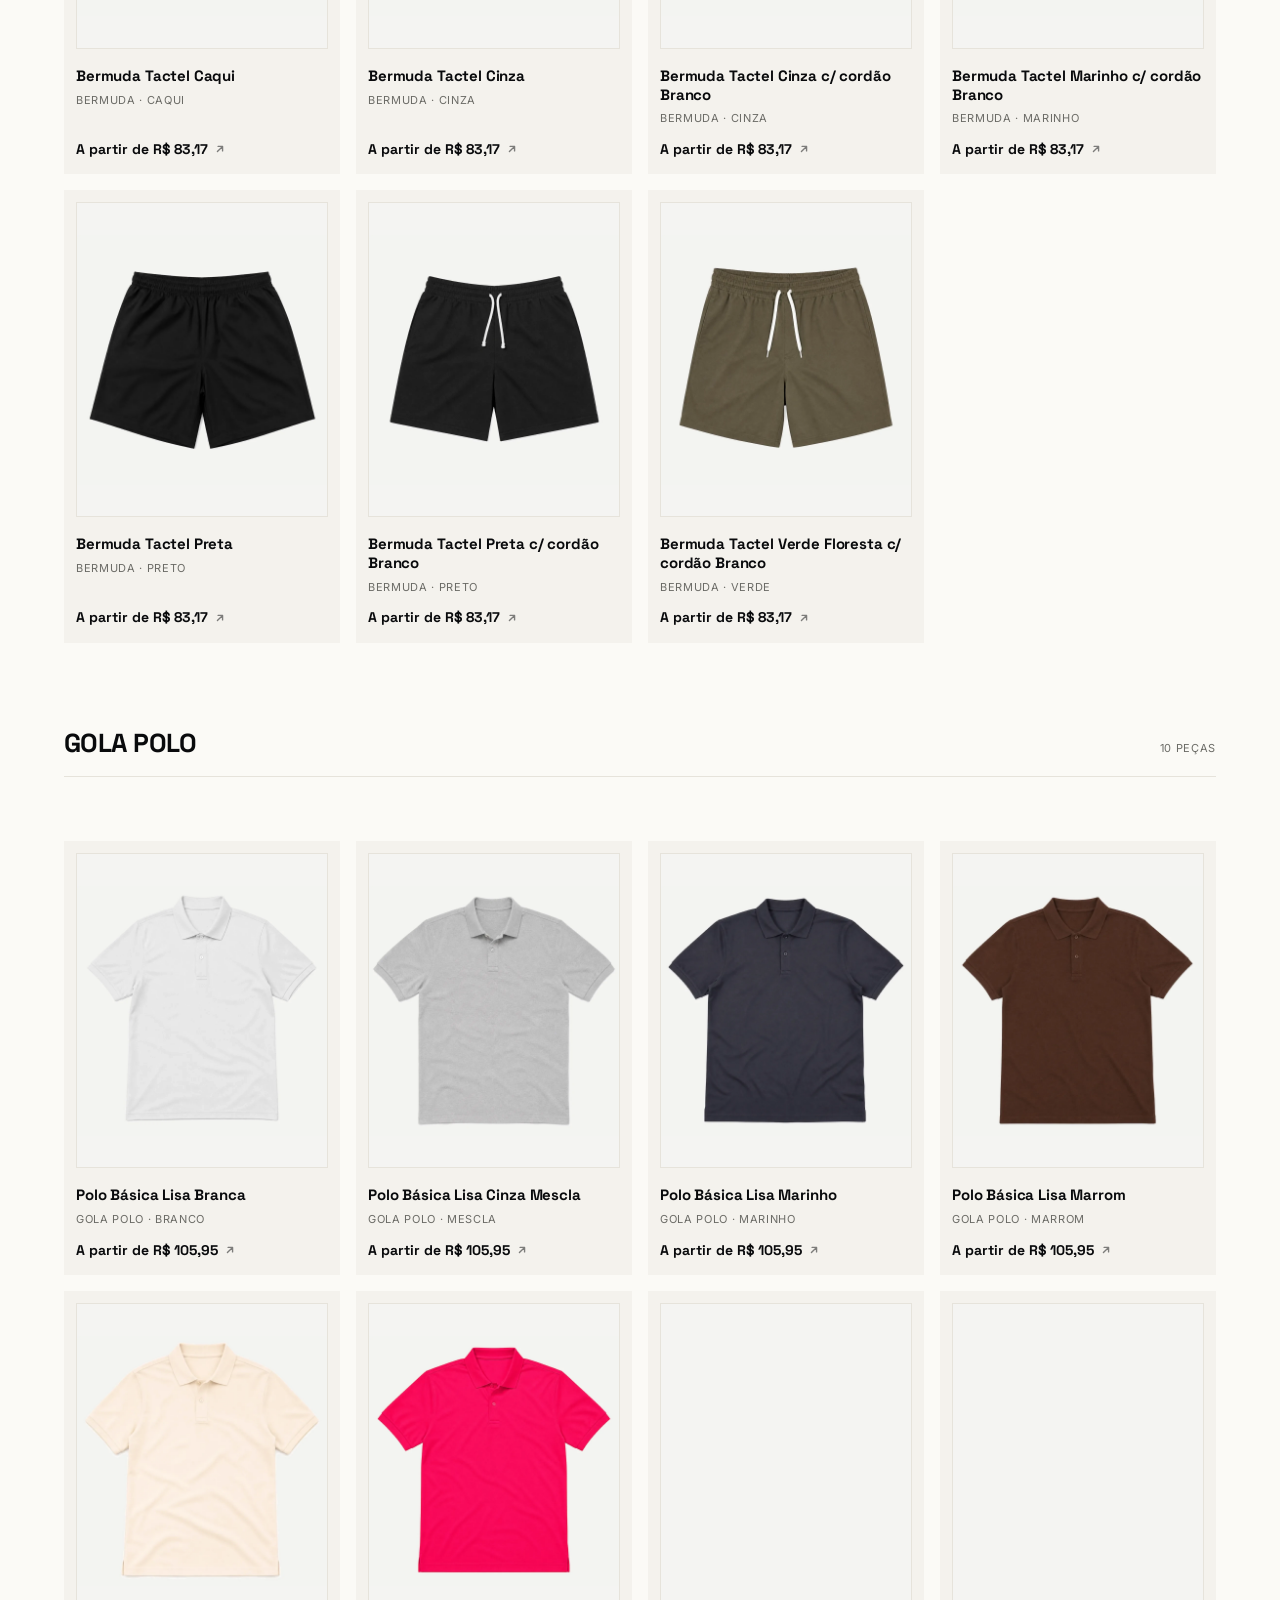
<file: catalogo.html>
<!doctype html>
<html lang="pt-BR">
<head>
<meta charset="utf-8">
<meta name="viewport" content="width=device-width, initial-scale=1">
<title>Catálogo · OVR</title>
<meta name="description" content="Bases selecionadas para personalizar em DTF. Estampa frente inclusa no preço, a partir de 1 peça.">
<link rel="icon" href="assets/img/marca/favicon.svg" type="image/svg+xml">
<link rel="preconnect" href="https://fonts.googleapis.com">
<link rel="preconnect" href="https://fonts.gstatic.com" crossorigin>
<link href="https://fonts.googleapis.com/css2?family=Space+Grotesk:wght@700&family=Inter:wght@400;500&display=swap" rel="stylesheet">
<link rel="stylesheet" href="assets/css/ovr.css?v=67">

<meta property="og:type" content="website">
<meta property="og:site_name" content="OVR">
<meta property="og:locale" content="pt_BR">
<meta property="og:title" content="Catálogo · OVR">
<meta property="og:description" content="Bases selecionadas para personalizar em DTF. Estampa frente inclusa no preço, a partir de 1 peça.">
<meta property="og:url" content="https://ovrcamisetas.com.br/catalogo.html">
<meta property="og:image" content="https://ovrcamisetas.com.br/assets/img/marca/og.jpg">
<meta property="og:image:width" content="1200">
<meta property="og:image:height" content="630">
<meta name="twitter:card" content="summary_large_image">
<meta name="theme-color" content="#090a0c">
<link rel="canonical" href="https://ovrcamisetas.com.br/catalogo.html">
</head>
<body>
<a class="pular" href="#conteudo">Pular para o conteúdo</a>

<div class="faixa-aviso">
  Estampa frente inclusa / A partir de 1 peça / Frete grátis acima de <span data-frete-gratis></span>
</div>

<header class="nav">
  <div class="envelope nav__interno">
    <a class="nav__marca" href="index.html" aria-label="OVR, página inicial"><img src="assets/img/marca/wordmark-negative.svg" alt="OVR"></a>
    <nav class="nav__links" aria-label="Principal">
      <a href="catalogo.html">Catálogo</a>
      <a href="como-funciona.html">Como funciona</a>
      <a href="index.html#atacado">Atacado</a>
      <a href="impressao-especial.html">Impressão especial</a>
      <a href="filme-dtf.html">Filme DTF</a>
      <a href="criacao-de-arte.html">Criação de arte</a>
      <a href="https://blog.ovrcamisetas.com.br/">Blog</a>
    </nav>
    <a class="btn btn--contorno nav__conta" data-conta-link href="entrar.html" hidden>Entrar</a>
    <a class="nav__cesta" href="carrinho.html" aria-label="Seu pedido">
      <svg width="19" height="19" viewBox="0 0 20 20" fill="none" aria-hidden="true">
        <path d="M3 6h14l-1.2 9.4a1.6 1.6 0 0 1-1.6 1.4H5.8a1.6 1.6 0 0 1-1.6-1.4L3 6Z" stroke="currentColor" stroke-width="1.5" stroke-linejoin="round"/>
        <path d="M7 6V4.8a3 3 0 0 1 6 0V6" stroke="currentColor" stroke-width="1.5" stroke-linecap="round"/>
      </svg>
      <span class="nav__cesta__n" data-carrinho-n hidden>0</span>
    </a>
    <a class="btn btn--volt nav__acao" data-zap="Oi! Quero montar um pedido na OVR.">Falar agora</a>
    <button class="nav__menu" data-menu-abrir aria-label="Abrir menu">Menu
      <svg width="18" height="18" viewBox="0 0 18 18" fill="none" aria-hidden="true"><path d="M2 5h14M2 12h14" stroke="currentColor" stroke-width="1.75" stroke-linecap="round"/></svg>
    </button>
  </div>
</header>

<div class="menu" data-menu aria-hidden="true" role="dialog" aria-label="Menu">
  <div class="menu__topo">
    <img src="assets/img/marca/wordmark-negative.svg" alt="OVR">
    <button data-menu-fechar aria-label="Fechar menu"><svg width="24" height="24" viewBox="0 0 24 24" fill="none"><path d="M6 6l12 12M18 6L6 18" stroke="#FBFAF6" stroke-width="1.75" stroke-linecap="round"/></svg></button>
  </div>
  <nav class="menu__itens">
    <a href="catalogo.html"><strong>Catálogo</strong><span>Bases em DTF</span></a>
    <a href="como-funciona.html"><strong>Como funciona</strong><span>Da arte à caixa em quatro passos</span></a>
    <a href="index.html#atacado"><strong>Atacado</strong><span>Preço por faixa, sem negociar</span></a>
    <a href="impressao-especial.html"><strong>Impressão especial</strong><span>DTG, para foto e degradê fino</span></a>
    <a href="filme-dtf.html"><strong>Filme DTF</strong><span>Só o filme, para quem já tem prensa</span></a>
    <a href="criacao-de-arte.html"><strong>Criação de arte</strong><span>Não tem estampa? A gente cria</span></a>
    <a href="https://blog.ovrcamisetas.com.br/"><strong>Blog</strong><span>O que decide o preço e o acabamento</span></a>
    <a href="entrar.html" data-conta-link-menu><strong>Minha conta</strong><span>Endereço salvo e histórico de pedidos</span></a>
    <a href="carrinho.html"><strong>Seu pedido</strong><span>Conferir e enviar</span></a>
  </nav>
  <div class="menu__rodape">
    <a class="btn btn--volt btn--cheio" data-zap="Oi! Quero montar um pedido na OVR.">Falar no WhatsApp</a>
    <p class="t-corpo" style="font-size:12px">Frete por conta do cliente. Grátis acima de <span data-frete-gratis></span>.</p>
  </div>
</div>

<main id="conteudo" tabindex="-1">
  <section class="inverso" style="padding-block:clamp(40px,5vw,72px)">
    <div class="envelope pilha-16">
      <p class="t-etiqueta volt"><span data-total-bases></span> bases / <span data-selo-modo>Estampa inclusa</span></p>
      <h1 class="t-h1">Catálogo OVR.</h1>
      <p class="t-corpo" style="max-width:52ch" data-intro-modo>Comece pela base. Todo preço já inclui a estampa frente em DTF e cai conforme a quantidade do pedido.</p>
    </div>
  </section>

  <div class="filtros">
    <div class="envelope filtros__caixa">
      <div class="filtros__interno" data-filtros></div>
      <span class="filtros__sombra filtros__sombra--esq" data-sombra="esq" aria-hidden="true"></span>
      <span class="filtros__sombra filtros__sombra--dir" data-sombra="dir" aria-hidden="true"></span>
    </div>
  </div>

  <section class="secao secao--justo">
    <div class="envelope">
      <div class="linha" style="justify-content:space-between; margin-bottom:24px">
        <p class="t-meta" data-contagem></p>
        <div class="linha" style="gap:16px">
          <!-- Alterna a vitrine entre peça estampada e peça lisa. Não é um
               filtro: as peças são as mesmas, muda o preço mostrado e o
               modo com que a página da peça abre. -->
          <button class="chip" data-modo-liso aria-pressed="false">Ver sem estampa</button>
          <label class="t-meta linha ordenacao" style="gap:8px">Ordenar
            <select data-ordenar style="border:1px solid var(--fio); background:#fff; padding:8px 10px; font-size:11px; letter-spacing:.06em; text-transform:uppercase">
              <option value="preco-asc">Menor preço</option>
              <option value="preco-desc">Maior preço</option>
              <option value="nome">Nome</option>
            </select>
          </label>
        </div>
      </div>
      <div class="grade-produtos" data-grade><p class="t-corpo">Carregando…</p></div>
      <p class="t-corpo" data-vazio hidden style="padding-block:48px">Nenhuma peça nesse filtro. <button class="btn btn--linha" style="margin-left:12px" data-limpar>Ver todas</button></p>
    </div>
  </section>
</main>

<footer class="rodape">
  <div class="envelope">
    <div class="rodape__grade">
      <div class="rodape__marca">
        <img src="assets/img/marca/wordmark-accent.svg" alt="OVR">
        <p class="t-corpo" style="max-width:38ch">Custom goods para marcas, pessoas e ideias em movimento. DTF + DTG / Brasil.</p>
      </div>
      <div><h4>Comprar</h4><ul>
        <li><a href="catalogo.html">Catálogo</a></li>
        <li><a href="impressao-especial.html">Impressão especial</a></li>
        <li><a href="filme-dtf.html">Filme DTF</a></li>
        <li><a href="criacao-de-arte.html">Criação de arte</a></li>
      </ul></div>
      <div><h4>Ajuda</h4><ul>
        <li><a href="como-funciona.html">Como funciona</a></li>
        <li><a href="guia-de-arte.html">Guia de arte</a></li>
        <li><a href="https://blog.ovrcamisetas.com.br/">Blog</a></li>
      </ul></div>
      <div><h4>Contato</h4><ul>
        <li><a data-zap="Oi! Vim pelo site da OVR.">WhatsApp</a></li>
        <li><a data-instagram>Instagram</a></li>
        <li><a data-email="texto"></a></li>
      </ul></div>
    </div>
    <div class="rodape__fim">
      <p class="t-meta">OVR® / Custom goods / <span data-ano></span></p>
      <p class="t-meta">Frete por conta do cliente. Grátis acima de <span data-frete-gratis></span>.</p>
    </div>
  </div>
</footer>

<script src="assets/js/config.js?v=67"></script>
<script src="assets/js/preco.js?v=67"></script>
<script src="assets/js/app.js?v=67"></script>
<script src="assets/js/conta.js?v=67"></script>
<script src="assets/js/carrinho.js?v=67"></script>
<script src="assets/js/catalogo.js?v=67"></script>
</body>
</html>
</file>
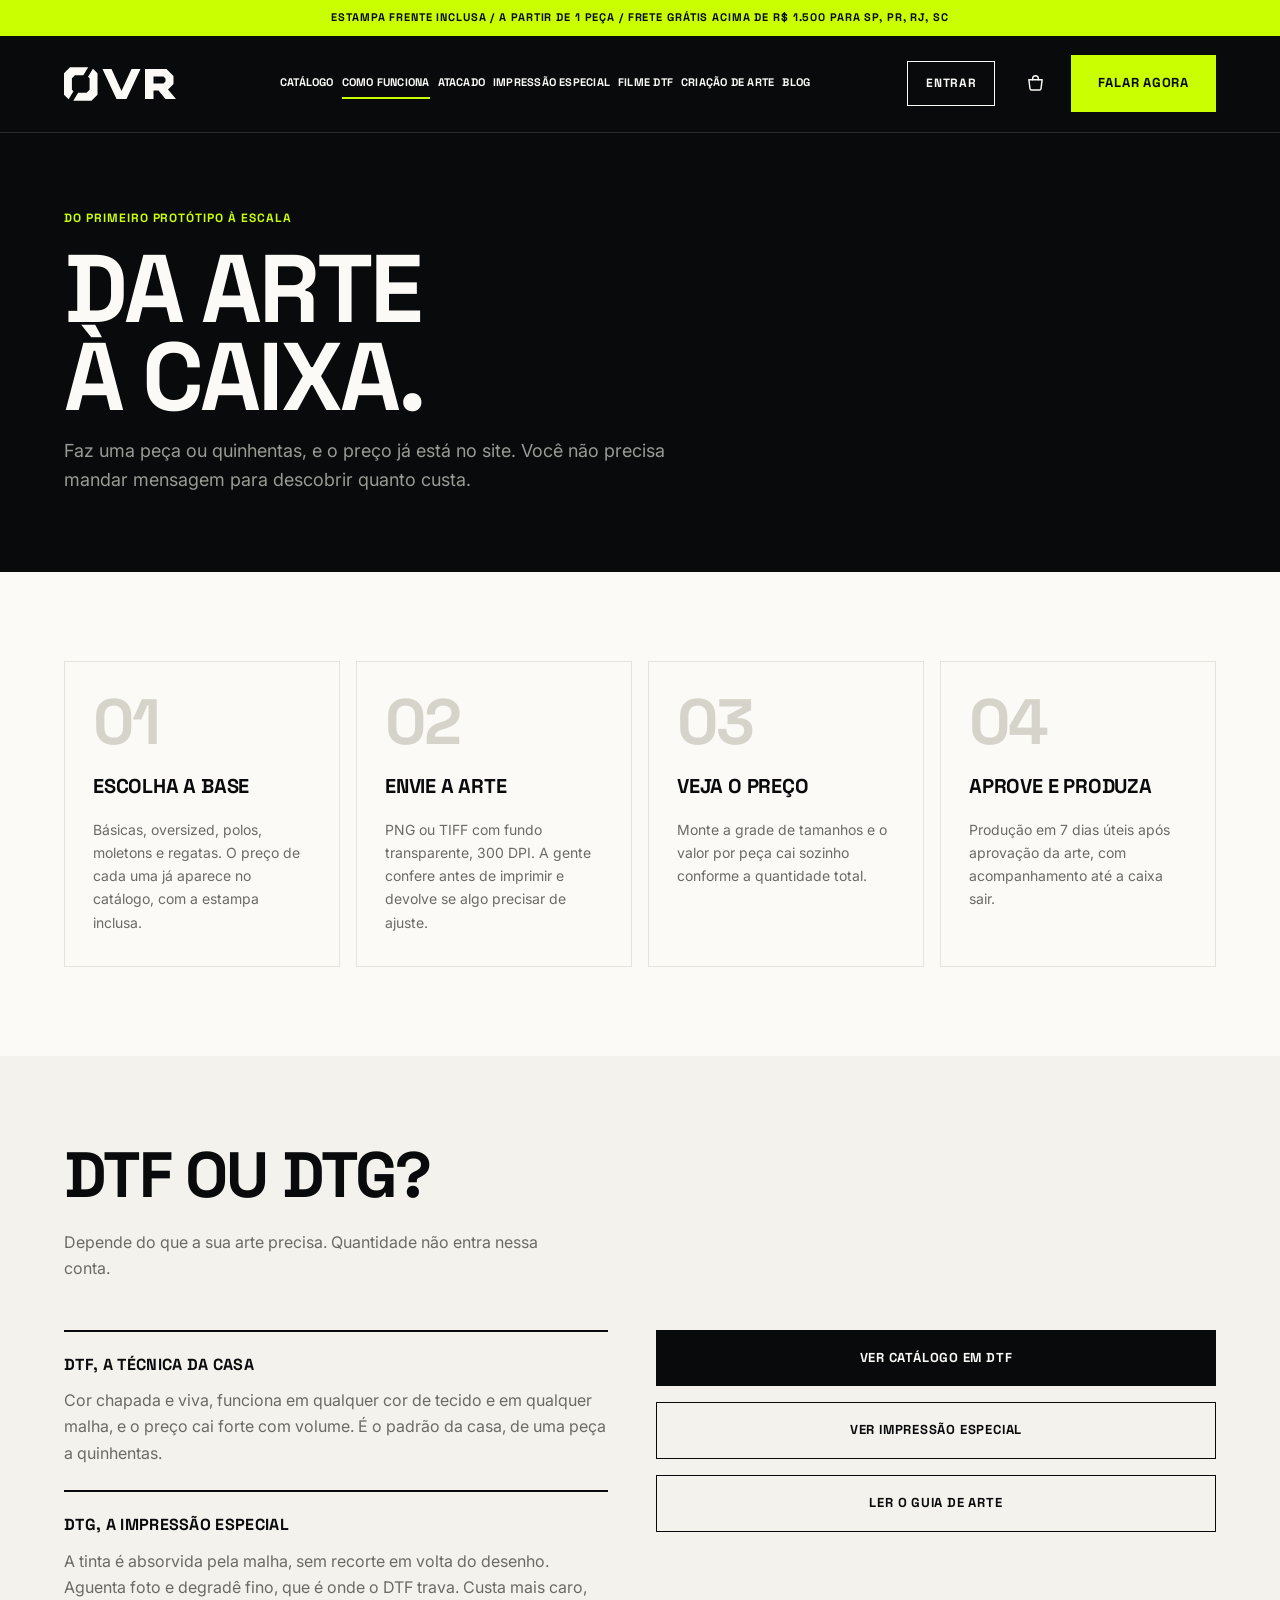
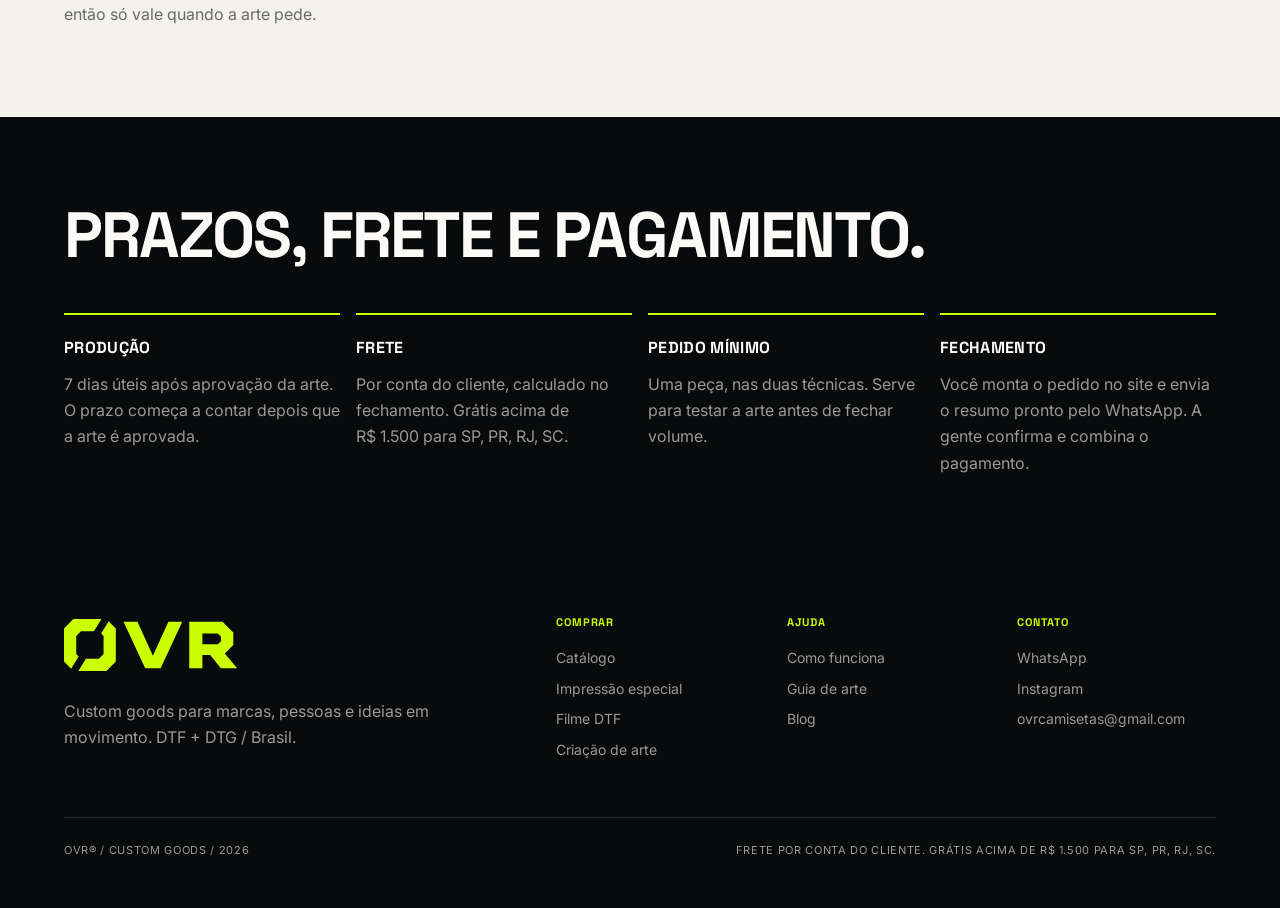
<file: como-funciona.html>
<!doctype html>
<html lang="pt-BR">
<head>
<meta charset="utf-8">
<meta name="viewport" content="width=device-width, initial-scale=1">
<title>Como funciona · OVR</title>
<meta name="description" content="Quatro passos da arte à caixa: escolha a base, envie a arte, veja o preço e aprove a produção.">
<link rel="icon" href="assets/img/marca/favicon.svg" type="image/svg+xml">
<link rel="preconnect" href="https://fonts.googleapis.com">
<link rel="preconnect" href="https://fonts.gstatic.com" crossorigin>
<link href="https://fonts.googleapis.com/css2?family=Space+Grotesk:wght@700&family=Inter:wght@400;500&display=swap" rel="stylesheet">
<link rel="stylesheet" href="assets/css/ovr.css?v=67">

<meta property="og:type" content="website">
<meta property="og:site_name" content="OVR">
<meta property="og:locale" content="pt_BR">
<meta property="og:title" content="Como funciona · OVR">
<meta property="og:description" content="Quatro passos da arte à caixa: escolha a base, envie a arte, veja o preço e aprove a produção.">
<meta property="og:url" content="https://ovrcamisetas.com.br/como-funciona.html">
<meta property="og:image" content="https://ovrcamisetas.com.br/assets/img/marca/og.jpg">
<meta property="og:image:width" content="1200">
<meta property="og:image:height" content="630">
<meta name="twitter:card" content="summary_large_image">
<meta name="theme-color" content="#090a0c">
<link rel="canonical" href="https://ovrcamisetas.com.br/como-funciona.html">
</head>
<body>
<a class="pular" href="#conteudo">Pular para o conteúdo</a>

<div class="faixa-aviso">
  Estampa frente inclusa / A partir de 1 peça / Frete grátis acima de <span data-frete-gratis></span>
</div>

<header class="nav">
  <div class="envelope nav__interno">
    <a class="nav__marca" href="index.html" aria-label="OVR, página inicial"><img src="assets/img/marca/wordmark-negative.svg" alt="OVR"></a>
    <nav class="nav__links" aria-label="Principal">
      <a href="catalogo.html">Catálogo</a>
      <a href="como-funciona.html">Como funciona</a>
      <a href="index.html#atacado">Atacado</a>
      <a href="impressao-especial.html">Impressão especial</a>
      <a href="filme-dtf.html">Filme DTF</a>
      <a href="criacao-de-arte.html">Criação de arte</a>
      <a href="https://blog.ovrcamisetas.com.br/">Blog</a>
    </nav>
    <a class="btn btn--contorno nav__conta" data-conta-link href="entrar.html" hidden>Entrar</a>
    <a class="nav__cesta" href="carrinho.html" aria-label="Seu pedido">
      <svg width="19" height="19" viewBox="0 0 20 20" fill="none" aria-hidden="true">
        <path d="M3 6h14l-1.2 9.4a1.6 1.6 0 0 1-1.6 1.4H5.8a1.6 1.6 0 0 1-1.6-1.4L3 6Z" stroke="currentColor" stroke-width="1.5" stroke-linejoin="round"/>
        <path d="M7 6V4.8a3 3 0 0 1 6 0V6" stroke="currentColor" stroke-width="1.5" stroke-linecap="round"/>
      </svg>
      <span class="nav__cesta__n" data-carrinho-n hidden>0</span>
    </a>
    <a class="btn btn--volt nav__acao" data-zap="Oi! Quero montar um pedido na OVR.">Falar agora</a>
    <button class="nav__menu" data-menu-abrir aria-label="Abrir menu">Menu
      <svg width="18" height="18" viewBox="0 0 18 18" fill="none" aria-hidden="true"><path d="M2 5h14M2 12h14" stroke="currentColor" stroke-width="1.75" stroke-linecap="round"/></svg>
    </button>
  </div>
</header>

<div class="menu" data-menu aria-hidden="true" role="dialog" aria-label="Menu">
  <div class="menu__topo">
    <img src="assets/img/marca/wordmark-negative.svg" alt="OVR">
    <button data-menu-fechar aria-label="Fechar menu"><svg width="24" height="24" viewBox="0 0 24 24" fill="none"><path d="M6 6l12 12M18 6L6 18" stroke="#FBFAF6" stroke-width="1.75" stroke-linecap="round"/></svg></button>
  </div>
  <nav class="menu__itens">
    <a href="catalogo.html"><strong>Catálogo</strong><span>Bases em DTF</span></a>
    <a href="como-funciona.html"><strong>Como funciona</strong><span>Da arte à caixa em quatro passos</span></a>
    <a href="index.html#atacado"><strong>Atacado</strong><span>Preço por faixa, sem negociar</span></a>
    <a href="impressao-especial.html"><strong>Impressão especial</strong><span>DTG, para foto e degradê fino</span></a>
    <a href="filme-dtf.html"><strong>Filme DTF</strong><span>Só o filme, para quem já tem prensa</span></a>
    <a href="criacao-de-arte.html"><strong>Criação de arte</strong><span>Não tem estampa? A gente cria</span></a>
    <a href="https://blog.ovrcamisetas.com.br/"><strong>Blog</strong><span>O que decide o preço e o acabamento</span></a>
    <a href="entrar.html" data-conta-link-menu><strong>Minha conta</strong><span>Endereço salvo e histórico de pedidos</span></a>
    <a href="carrinho.html"><strong>Seu pedido</strong><span>Conferir e enviar</span></a>
  </nav>
  <div class="menu__rodape">
    <a class="btn btn--volt btn--cheio" data-zap="Oi! Quero montar um pedido na OVR.">Falar no WhatsApp</a>
    <p class="t-corpo" style="font-size:12px">Frete por conta do cliente. Grátis acima de <span data-frete-gratis></span>.</p>
  </div>
</div>

<main id="conteudo" tabindex="-1">

  <section class="inverso" style="padding-block:clamp(48px,6vw,88px)">
    <div class="envelope pilha-16">
      <p class="t-etiqueta volt">Do primeiro protótipo à escala</p>
      <h1 class="t-display">Da arte<br>à caixa.</h1>
      <p class="t-corpo-g" style="max-width:56ch">Faz uma peça ou quinhentas, e o preço já está no site. Você não precisa mandar mensagem para descobrir quanto custa.</p>
    </div>
  </section>

  <section class="secao">
    <div class="envelope">
      <div class="passos">
        <div class="passo"><span class="passo__n">01</span><h3>Escolha a base</h3><p class="t-corpo" style="font-size:14px">Básicas, oversized, polos, moletons e regatas. O preço de cada uma já aparece no catálogo, com a estampa inclusa.</p></div>
        <div class="passo"><span class="passo__n">02</span><h3>Envie a arte</h3><p class="t-corpo" style="font-size:14px">PNG ou TIFF com fundo transparente, 300 DPI. A gente confere antes de imprimir e devolve se algo precisar de ajuste.</p></div>
        <div class="passo"><span class="passo__n">03</span><h3>Veja o preço</h3><p class="t-corpo" style="font-size:14px">Monte a grade de tamanhos e o valor por peça cai sozinho conforme a quantidade total.</p></div>
        <div class="passo"><span class="passo__n">04</span><h3>Aprove e produza</h3><p class="t-corpo" style="font-size:14px">Produção em <span data-prazo></span>, com acompanhamento até a caixa sair.</p></div>
      </div>
    </div>
  </section>

  <section class="secao superficie">
    <div class="envelope">
      <div class="cabecalho-secao">
        <h2 class="t-h1">DTF ou DTG?</h2>
        <p class="t-corpo">Depende do que a sua arte precisa. Quantidade não entra nessa conta.</p>
      </div>
      <div class="atacado">
        <div class="pilha-24">
          <div class="vantagem" style="border-top-color:var(--ink-950)"><h3>DTF, a técnica da casa</h3><p class="t-corpo">Cor chapada e viva, funciona em qualquer cor de tecido e em qualquer malha, e o preço cai forte com volume. É o padrão da casa, de uma peça a quinhentas.</p></div>
          <div class="vantagem" style="border-top-color:var(--ink-950)"><h3>DTG, a impressão especial</h3><p class="t-corpo">A tinta é absorvida pela malha, sem recorte em volta do desenho. Aguenta foto e degradê fino, que é onde o DTF trava. Custa mais caro, então só vale quando a arte pede.</p></div>
        </div>
        <div class="pilha-16">
          <a class="btn btn--ink btn--cheio" href="catalogo.html">Ver catálogo em DTF</a>
          <a class="btn btn--linha btn--cheio" href="impressao-especial.html">Ver impressão especial</a>
          <a class="btn btn--linha btn--cheio" href="guia-de-arte.html">Ler o guia de arte</a>
        </div>
      </div>
    </div>
  </section>

  <section class="secao inverso">
    <div class="envelope">
      <div class="cabecalho-secao"><h2 class="t-h1">Prazos, frete e pagamento.</h2></div>
      <div class="vantagens">
        <div class="vantagem"><h3>Produção</h3><p class="t-corpo"><span data-prazo></span>. O prazo começa a contar depois que a arte é aprovada.</p></div>
        <div class="vantagem"><h3>Frete</h3><p class="t-corpo">Por conta do cliente, calculado no fechamento. Grátis acima de <span data-frete-gratis></span>.</p></div>
        <div class="vantagem"><h3>Pedido mínimo</h3><p class="t-corpo">Uma peça, nas duas técnicas. Serve para testar a arte antes de fechar volume.</p></div>
        <div class="vantagem"><h3>Fechamento</h3><p class="t-corpo">Você monta o pedido no site e envia o resumo pronto pelo WhatsApp. A gente confirma e combina o pagamento.</p></div>
      </div>
    </div>
  </section>

</main>

<footer class="rodape">
  <div class="envelope">
    <div class="rodape__grade">
      <div class="rodape__marca">
        <img src="assets/img/marca/wordmark-accent.svg" alt="OVR">
        <p class="t-corpo" style="max-width:38ch">Custom goods para marcas, pessoas e ideias em movimento. DTF + DTG / Brasil.</p>
      </div>
      <div><h4>Comprar</h4><ul>
        <li><a href="catalogo.html">Catálogo</a></li>
        <li><a href="impressao-especial.html">Impressão especial</a></li>
        <li><a href="filme-dtf.html">Filme DTF</a></li>
        <li><a href="criacao-de-arte.html">Criação de arte</a></li>
      </ul></div>
      <div><h4>Ajuda</h4><ul>
        <li><a href="como-funciona.html">Como funciona</a></li>
        <li><a href="guia-de-arte.html">Guia de arte</a></li>
        <li><a href="https://blog.ovrcamisetas.com.br/">Blog</a></li>
      </ul></div>
      <div><h4>Contato</h4><ul>
        <li><a data-zap="Oi! Vim pelo site da OVR.">WhatsApp</a></li>
        <li><a data-instagram>Instagram</a></li>
        <li><a data-email="texto"></a></li>
      </ul></div>
    </div>
    <div class="rodape__fim">
      <p class="t-meta">OVR® / Custom goods / <span data-ano></span></p>
      <p class="t-meta">Frete por conta do cliente. Grátis acima de <span data-frete-gratis></span>.</p>
    </div>
  </div>
</footer>

<script src="assets/js/config.js?v=67"></script>
<script src="assets/js/preco.js?v=67"></script>
<script src="assets/js/app.js?v=67"></script>
<script src="assets/js/conta.js?v=67"></script>
<script src="assets/js/carrinho.js?v=67"></script>

</body>
</html>
</file>
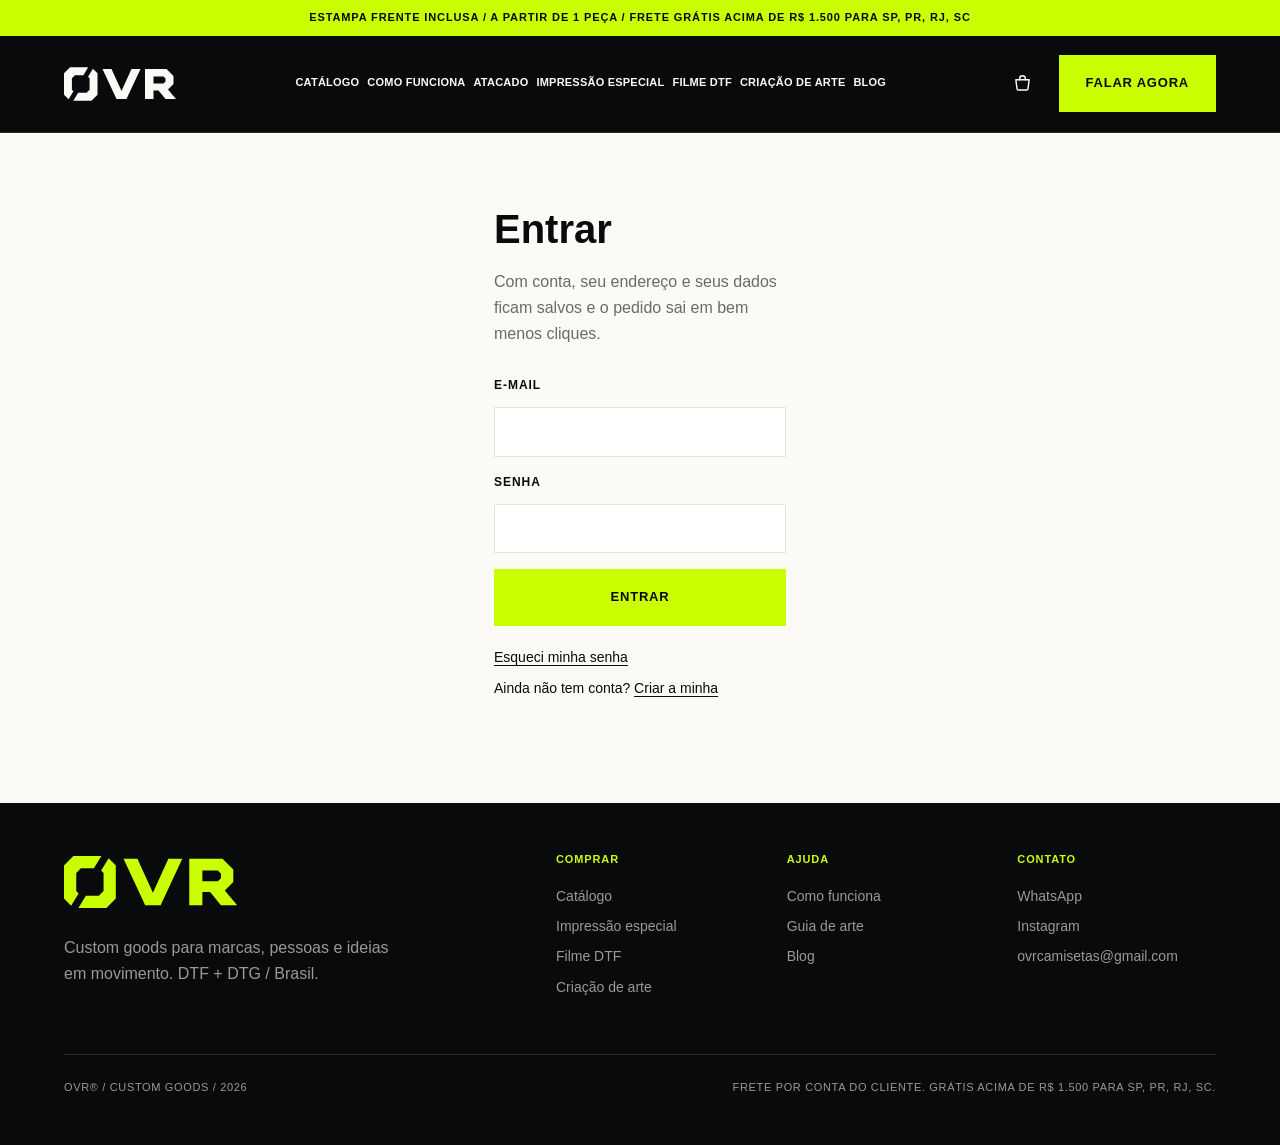
<file: conta.html>
<!doctype html>
<html lang="pt-BR">
<head>
<meta charset="utf-8">
<meta name="viewport" content="width=device-width, initial-scale=1">
<title>Minha conta · OVR</title>
<meta name="description" content="Seus dados, seu endereço salvo e o histórico dos seus pedidos na OVR.">
<link rel="icon" href="assets/img/marca/favicon.svg" type="image/svg+xml">
<link rel="preconnect" href="https://fonts.googleapis.com">
<link rel="preconnect" href="https://fonts.gstatic.com" crossorigin>
<link href="https://fonts.googleapis.com/css2?family=Space+Grotesk:wght@700&family=Inter:wght@400;500&display=swap" rel="stylesheet">
<link rel="stylesheet" href="assets/css/ovr.css?v=67">

<meta property="og:type" content="website">
<meta property="og:site_name" content="OVR">
<meta property="og:locale" content="pt_BR">
<meta property="og:title" content="Minha conta · OVR">
<meta property="og:description" content="Seus dados, seu endereço salvo e o histórico dos seus pedidos na OVR.">
<meta property="og:url" content="https://ovrcamisetas.com.br/conta.html">
<meta property="og:image" content="https://ovrcamisetas.com.br/assets/img/marca/og.jpg">
<meta property="og:image:width" content="1200">
<meta property="og:image:height" content="630">
<meta name="twitter:card" content="summary_large_image">
<meta name="robots" content="noindex,nofollow">
<meta name="theme-color" content="#090a0c">
<link rel="canonical" href="https://ovrcamisetas.com.br/conta.html">
</head>
<body>
<a class="pular" href="#conteudo">Pular para o conteúdo</a>

<div class="faixa-aviso">
  Estampa frente inclusa / A partir de 1 peça / Frete grátis acima de <span data-frete-gratis></span>
</div>

<header class="nav">
  <div class="envelope nav__interno">
    <a class="nav__marca" href="index.html" aria-label="OVR, página inicial"><img src="assets/img/marca/wordmark-negative.svg" alt="OVR"></a>
    <nav class="nav__links" aria-label="Principal">
      <a href="catalogo.html">Catálogo</a>
      <a href="como-funciona.html">Como funciona</a>
      <a href="index.html#atacado">Atacado</a>
      <a href="impressao-especial.html">Impressão especial</a>
      <a href="filme-dtf.html">Filme DTF</a>
      <a href="criacao-de-arte.html">Criação de arte</a>
      <a href="https://blog.ovrcamisetas.com.br/">Blog</a>
    </nav>
    <a class="btn btn--contorno nav__conta" data-conta-link href="entrar.html" hidden>Entrar</a>
    <a class="nav__cesta" href="carrinho.html" aria-label="Seu pedido">
      <svg width="19" height="19" viewBox="0 0 20 20" fill="none" aria-hidden="true">
        <path d="M3 6h14l-1.2 9.4a1.6 1.6 0 0 1-1.6 1.4H5.8a1.6 1.6 0 0 1-1.6-1.4L3 6Z" stroke="currentColor" stroke-width="1.5" stroke-linejoin="round"/>
        <path d="M7 6V4.8a3 3 0 0 1 6 0V6" stroke="currentColor" stroke-width="1.5" stroke-linecap="round"/>
      </svg>
      <span class="nav__cesta__n" data-carrinho-n hidden>0</span>
    </a>
    <a class="btn btn--volt nav__acao" data-zap="Oi! Quero montar um pedido na OVR.">Falar agora</a>
    <button class="nav__menu" data-menu-abrir aria-label="Abrir menu">Menu
      <svg width="18" height="18" viewBox="0 0 18 18" fill="none" aria-hidden="true"><path d="M2 5h14M2 12h14" stroke="currentColor" stroke-width="1.75" stroke-linecap="round"/></svg>
    </button>
  </div>
</header>

<div class="menu" data-menu aria-hidden="true" role="dialog" aria-label="Menu">
  <div class="menu__topo">
    <img src="assets/img/marca/wordmark-negative.svg" alt="OVR">
    <button data-menu-fechar aria-label="Fechar menu"><svg width="24" height="24" viewBox="0 0 24 24" fill="none"><path d="M6 6l12 12M18 6L6 18" stroke="#FBFAF6" stroke-width="1.75" stroke-linecap="round"/></svg></button>
  </div>
  <nav class="menu__itens">
    <a href="catalogo.html"><strong>Catálogo</strong><span>Bases em DTF</span></a>
    <a href="como-funciona.html"><strong>Como funciona</strong><span>Da arte à caixa em quatro passos</span></a>
    <a href="index.html#atacado"><strong>Atacado</strong><span>Preço por faixa, sem negociar</span></a>
    <a href="impressao-especial.html"><strong>Impressão especial</strong><span>DTG, para foto e degradê fino</span></a>
    <a href="filme-dtf.html"><strong>Filme DTF</strong><span>Só o filme, para quem já tem prensa</span></a>
    <a href="criacao-de-arte.html"><strong>Criação de arte</strong><span>Não tem estampa? A gente cria</span></a>
    <a href="https://blog.ovrcamisetas.com.br/"><strong>Blog</strong><span>O que decide o preço e o acabamento</span></a>
    <a href="entrar.html" data-conta-link-menu><strong>Minha conta</strong><span>Endereço salvo e histórico de pedidos</span></a>
    <a href="carrinho.html"><strong>Seu pedido</strong><span>Conferir e enviar</span></a>
  </nav>
  <div class="menu__rodape">
    <a class="btn btn--volt btn--cheio" data-zap="Oi! Quero montar um pedido na OVR.">Falar no WhatsApp</a>
    <p class="t-corpo" style="font-size:12px">Frete por conta do cliente. Grátis acima de <span data-frete-gratis></span>.</p>
  </div>
</div>

<main id="conteudo" tabindex="-1">
  <section class="conta conta--larga">
    <div class="envelope">
      <div data-carregando><p class="t-corpo">Carregando sua conta…</p></div>
      <div data-painel hidden></div>
    </div>
  </section>
</main>

<footer class="rodape">
  <div class="envelope">
    <div class="rodape__grade">
      <div class="rodape__marca">
        <img src="assets/img/marca/wordmark-accent.svg" alt="OVR">
        <p class="t-corpo" style="max-width:38ch">Custom goods para marcas, pessoas e ideias em movimento. DTF + DTG / Brasil.</p>
      </div>
      <div><h4>Comprar</h4><ul>
        <li><a href="catalogo.html">Catálogo</a></li>
        <li><a href="impressao-especial.html">Impressão especial</a></li>
        <li><a href="filme-dtf.html">Filme DTF</a></li>
        <li><a href="criacao-de-arte.html">Criação de arte</a></li>
      </ul></div>
      <div><h4>Ajuda</h4><ul>
        <li><a href="como-funciona.html">Como funciona</a></li>
        <li><a href="guia-de-arte.html">Guia de arte</a></li>
        <li><a href="https://blog.ovrcamisetas.com.br/">Blog</a></li>
      </ul></div>
      <div><h4>Contato</h4><ul>
        <li><a data-zap="Oi! Vim pelo site da OVR.">WhatsApp</a></li>
        <li><a data-instagram>Instagram</a></li>
        <li><a data-email="texto"></a></li>
      </ul></div>
    </div>
    <div class="rodape__fim">
      <p class="t-meta">OVR® / Custom goods / <span data-ano></span></p>
      <p class="t-meta">Frete por conta do cliente. Grátis acima de <span data-frete-gratis></span>.</p>
    </div>
  </div>
</footer>

<script src="assets/js/config.js?v=67"></script>
<script src="assets/js/preco.js?v=67"></script>
<script src="assets/js/app.js?v=67"></script>
<script src="assets/js/conta.js?v=67"></script>
<script src="assets/js/tela-conta-comum.js?v=67"></script>
<script src="assets/js/tela-conta.js?v=67"></script>
</body>
</html>
</file>
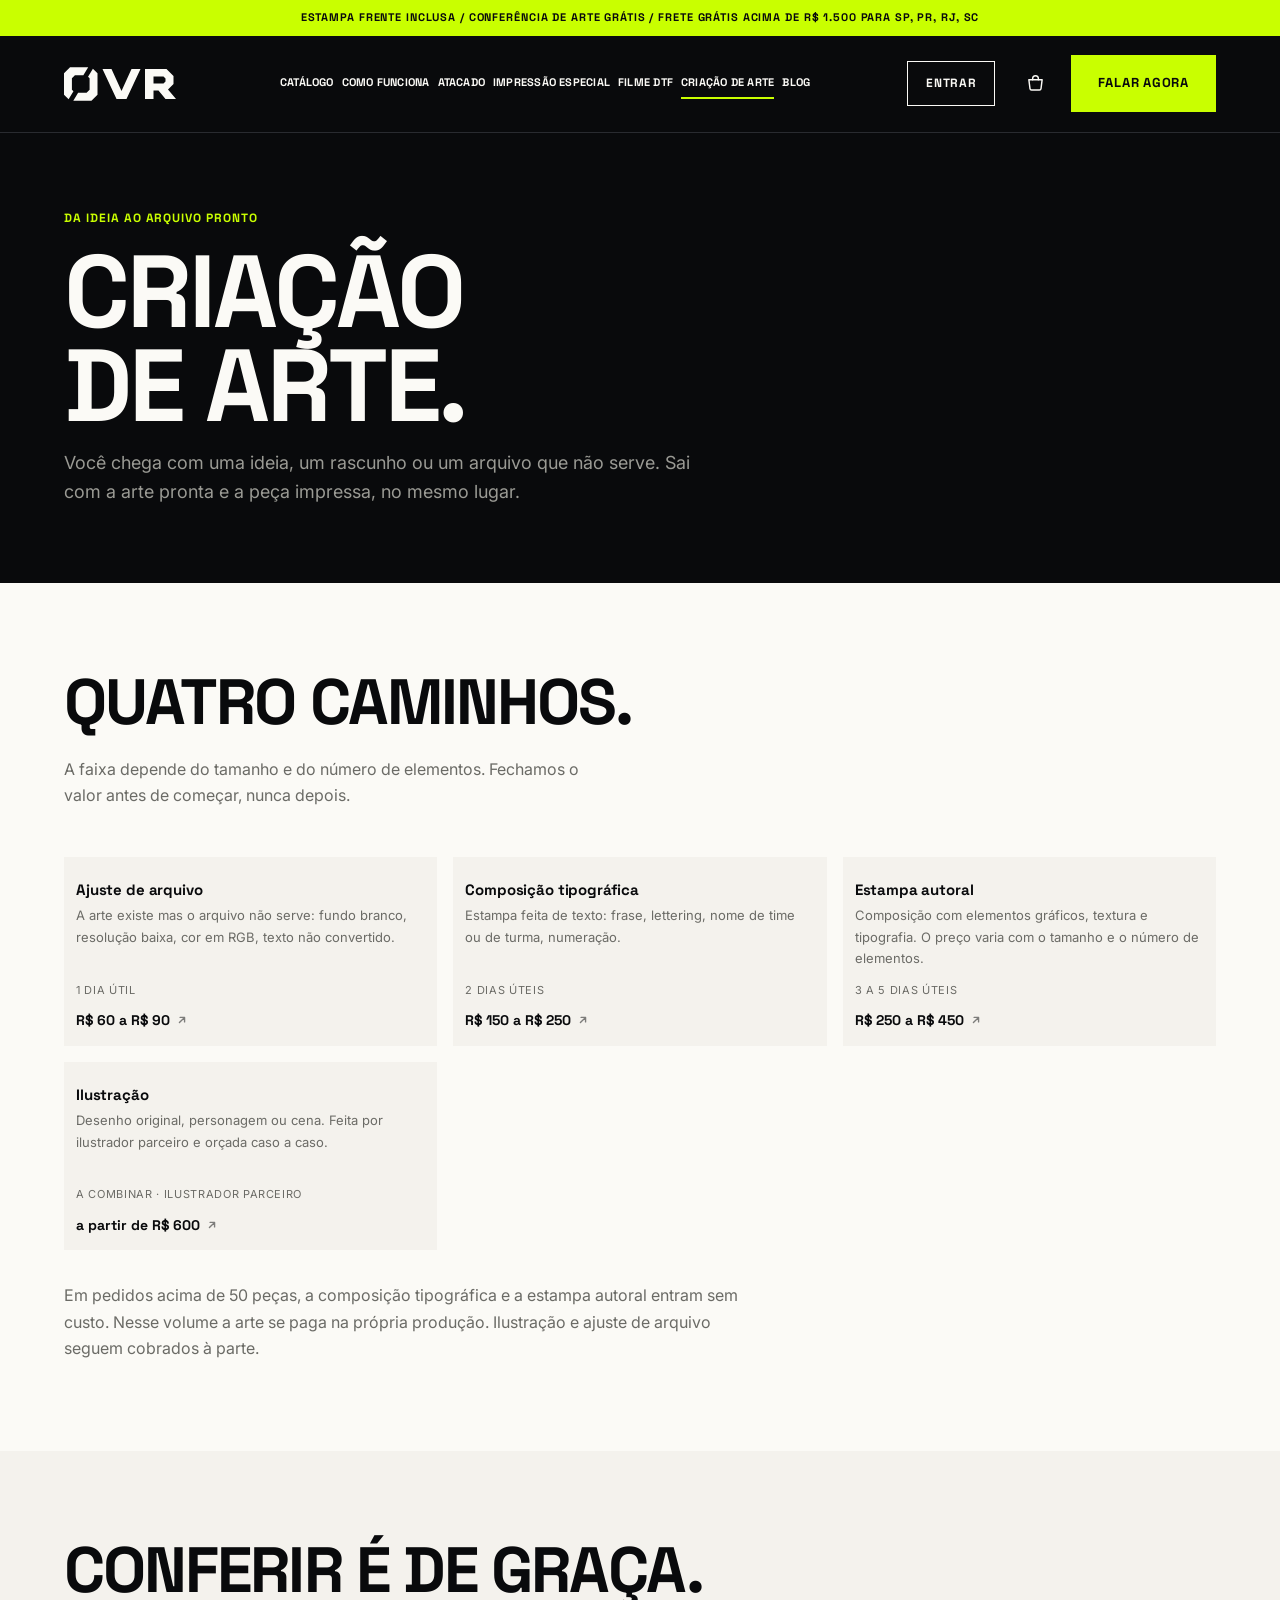
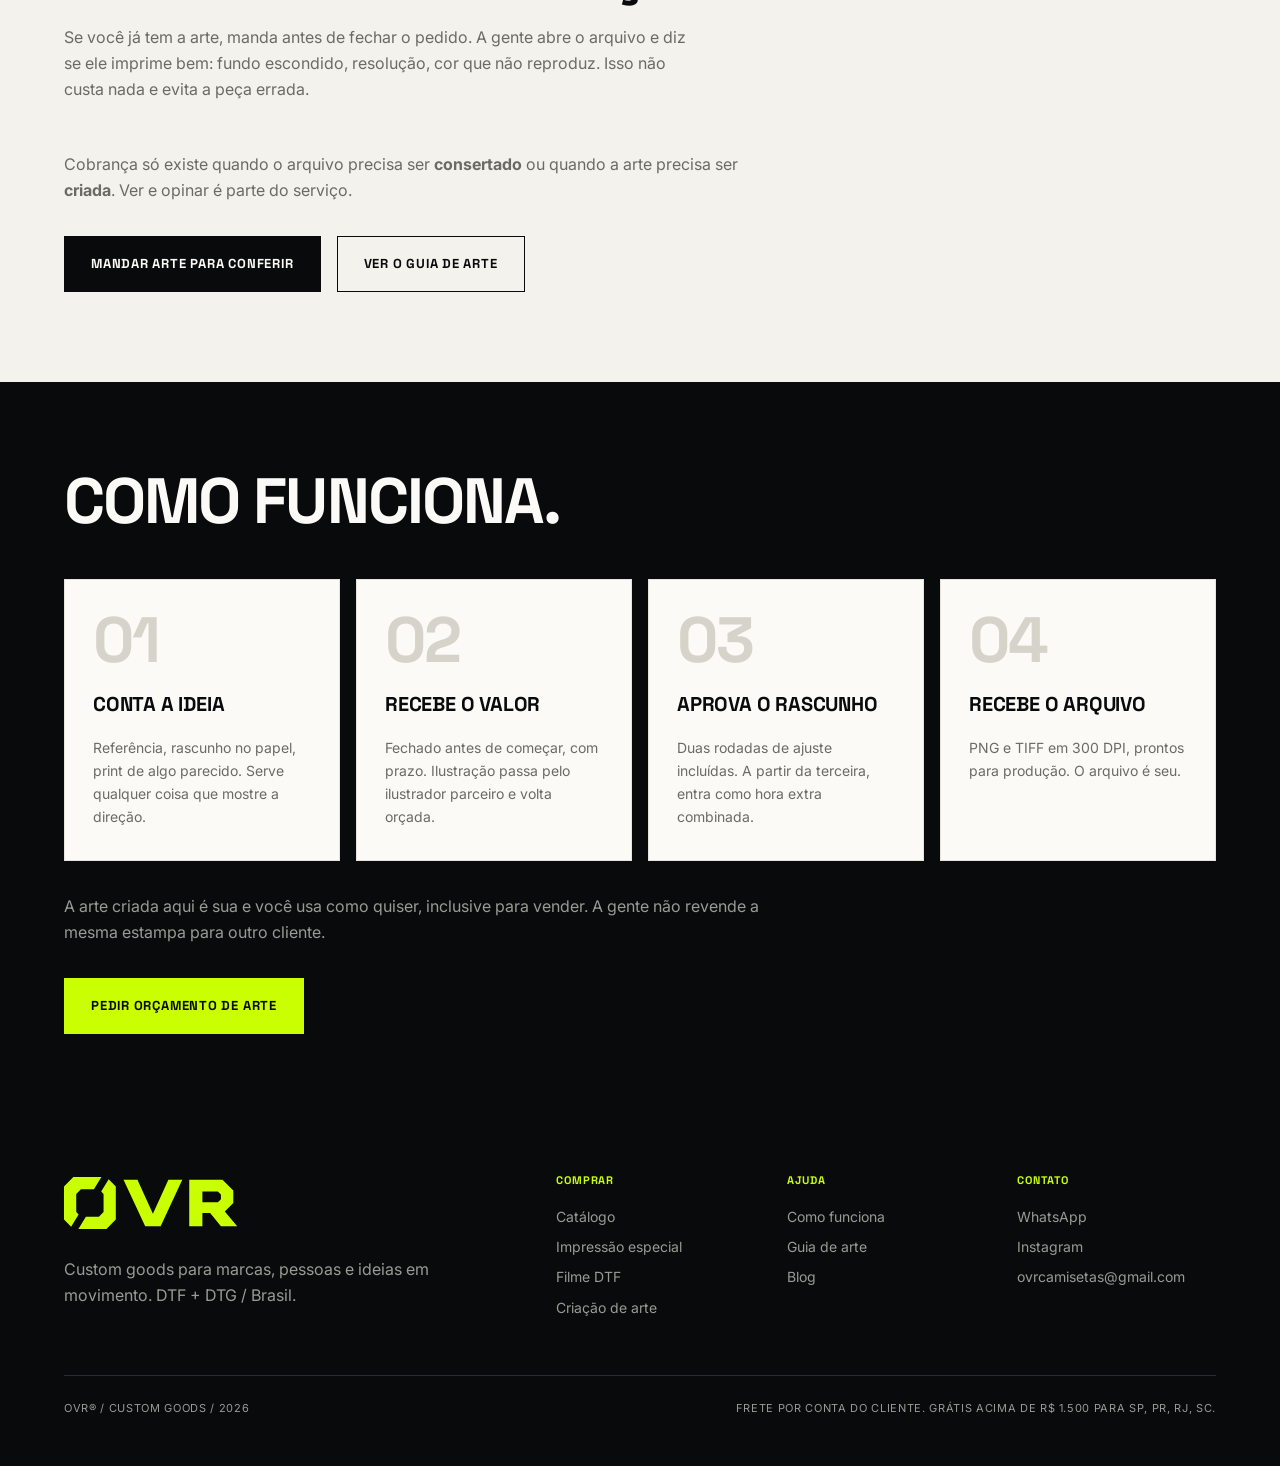
<file: criacao-de-arte.html>
<!doctype html>
<html lang="pt-BR">
<head>
<meta charset="utf-8">
<meta name="viewport" content="width=device-width, initial-scale=1">
<title>Criação de arte para estampa · OVR</title>
<meta name="description" content="Não tem arte? A gente cria. Ajuste de arquivo, composição tipográfica, estampa autoral e ilustração. Tudo impresso no mesmo lugar.">
<link rel="icon" href="assets/img/marca/favicon.svg" type="image/svg+xml">
<link rel="preconnect" href="https://fonts.googleapis.com">
<link rel="preconnect" href="https://fonts.gstatic.com" crossorigin>
<link href="https://fonts.googleapis.com/css2?family=Space+Grotesk:wght@700&family=Inter:wght@400;500&display=swap" rel="stylesheet">
<link rel="stylesheet" href="assets/css/ovr.css?v=67">

<meta property="og:type" content="website">
<meta property="og:site_name" content="OVR">
<meta property="og:locale" content="pt_BR">
<meta property="og:title" content="Criação de arte para estampa · OVR">
<meta property="og:description" content="Não tem arte? A gente cria. Ajuste de arquivo, composição tipográfica, estampa autoral e ilustração. Tudo impresso no mesmo lugar.">
<meta property="og:url" content="https://ovrcamisetas.com.br/criacao-de-arte.html">
<meta property="og:image" content="https://ovrcamisetas.com.br/assets/img/marca/og.jpg">
<meta property="og:image:width" content="1200">
<meta property="og:image:height" content="630">
<meta name="twitter:card" content="summary_large_image">
<meta name="theme-color" content="#090a0c">
<link rel="canonical" href="https://ovrcamisetas.com.br/criacao-de-arte.html">
</head>
<body>
<a class="pular" href="#conteudo">Pular para o conteúdo</a>

<div class="faixa-aviso">
  Estampa frente inclusa / Conferência de arte grátis / Frete grátis acima de <span data-frete-gratis></span>
</div>

<header class="nav">
  <div class="envelope nav__interno">
    <a class="nav__marca" href="index.html" aria-label="OVR, página inicial"><img src="assets/img/marca/wordmark-negative.svg" alt="OVR"></a>
    <nav class="nav__links" aria-label="Principal">
      <a href="catalogo.html">Catálogo</a>
      <a href="como-funciona.html">Como funciona</a>
      <a href="index.html#atacado">Atacado</a>
      <a href="impressao-especial.html">Impressão especial</a>
      <a href="filme-dtf.html">Filme DTF</a>
      <a href="criacao-de-arte.html">Criação de arte</a>
      <a href="https://blog.ovrcamisetas.com.br/">Blog</a>
    </nav>
    <a class="btn btn--contorno nav__conta" data-conta-link href="entrar.html" hidden>Entrar</a>
    <a class="nav__cesta" href="carrinho.html" aria-label="Seu pedido">
      <svg width="19" height="19" viewBox="0 0 20 20" fill="none" aria-hidden="true">
        <path d="M3 6h14l-1.2 9.4a1.6 1.6 0 0 1-1.6 1.4H5.8a1.6 1.6 0 0 1-1.6-1.4L3 6Z" stroke="currentColor" stroke-width="1.5" stroke-linejoin="round"/>
        <path d="M7 6V4.8a3 3 0 0 1 6 0V6" stroke="currentColor" stroke-width="1.5" stroke-linecap="round"/>
      </svg>
      <span class="nav__cesta__n" data-carrinho-n hidden>0</span>
    </a>
    <a class="btn btn--volt nav__acao" data-zap="Oi! Quero montar um pedido na OVR.">Falar agora</a>
    <button class="nav__menu" data-menu-abrir aria-label="Abrir menu">Menu
      <svg width="18" height="18" viewBox="0 0 18 18" fill="none" aria-hidden="true"><path d="M2 5h14M2 12h14" stroke="currentColor" stroke-width="1.75" stroke-linecap="round"/></svg>
    </button>
  </div>
</header>

<div class="menu" data-menu aria-hidden="true" role="dialog" aria-label="Menu">
  <div class="menu__topo">
    <img src="assets/img/marca/wordmark-negative.svg" alt="OVR">
    <button data-menu-fechar aria-label="Fechar menu"><svg width="24" height="24" viewBox="0 0 24 24" fill="none"><path d="M6 6l12 12M18 6L6 18" stroke="#FBFAF6" stroke-width="1.75" stroke-linecap="round"/></svg></button>
  </div>
  <nav class="menu__itens">
    <a href="catalogo.html"><strong>Catálogo</strong><span>Bases em DTF</span></a>
    <a href="como-funciona.html"><strong>Como funciona</strong><span>Da arte à caixa em quatro passos</span></a>
    <a href="index.html#atacado"><strong>Atacado</strong><span>Preço por faixa, sem negociar</span></a>
    <a href="impressao-especial.html"><strong>Impressão especial</strong><span>DTG, para foto e degradê fino</span></a>
    <a href="filme-dtf.html"><strong>Filme DTF</strong><span>Só o filme, para quem já tem prensa</span></a>
    <a href="criacao-de-arte.html"><strong>Criação de arte</strong><span>Não tem estampa? A gente cria</span></a>
    <a href="https://blog.ovrcamisetas.com.br/"><strong>Blog</strong><span>O que decide o preço e o acabamento</span></a>
    <a href="entrar.html" data-conta-link-menu><strong>Minha conta</strong><span>Endereço salvo e histórico de pedidos</span></a>
    <a href="carrinho.html"><strong>Seu pedido</strong><span>Conferir e enviar</span></a>
  </nav>
  <div class="menu__rodape">
    <a class="btn btn--volt btn--cheio" data-zap="Oi! Quero montar um pedido na OVR.">Falar no WhatsApp</a>
    <p class="t-corpo" style="font-size:12px">Frete por conta do cliente. Grátis acima de <span data-frete-gratis></span>.</p>
  </div>
</div>

<main id="conteudo" tabindex="-1">

  <section class="inverso" style="padding-block:clamp(48px,6vw,88px)">
    <div class="envelope pilha-16">
      <p class="t-etiqueta volt">Da ideia ao arquivo pronto</p>
      <h1 class="t-display" style="font-size:clamp(48px,8vw,104px)">CRIAÇÃO<br>DE ARTE.</h1>
      <p class="t-corpo-g" style="max-width:58ch">Você chega com uma ideia, um rascunho ou um arquivo que não serve. Sai com a arte pronta e a peça impressa, no mesmo lugar.</p>
    </div>
  </section>

  <section class="secao">
    <div class="envelope">
      <div class="cabecalho-secao">
        <h2 class="t-h1">Quatro caminhos.</h2>
        <p class="t-corpo">A faixa depende do tamanho e do número de elementos. Fechamos o valor antes de começar, nunca depois.</p>
      </div>
      <div class="grade-produtos grade-produtos--3" data-niveis></div>
      <p class="t-corpo" style="margin-top:32px; max-width:70ch" data-cortesia></p>
    </div>
  </section>

  <section class="secao superficie">
    <div class="envelope">
      <div class="cabecalho-secao">
        <h2 class="t-h1">Conferir é de graça.</h2>
        <p class="t-corpo" style="max-width:64ch">Se você já tem a arte, manda antes de fechar o pedido. A gente abre o arquivo e diz se ele imprime bem: fundo escondido, resolução, cor que não reproduz. Isso não custa nada e evita a peça errada.</p>
      </div>
      <p class="t-corpo" style="max-width:70ch">Cobrança só existe quando o arquivo precisa ser <strong>consertado</strong> ou quando a arte precisa ser <strong>criada</strong>. Ver e opinar é parte do serviço.</p>
      <div style="margin-top:32px" class="linha">
        <a class="btn btn--ink" data-zap="Oi! Quero que vocês confiram uma arte minha antes de eu fechar o pedido.">Mandar arte para conferir</a>
        <a class="btn btn--linha" href="guia-de-arte.html">Ver o guia de arte</a>
      </div>
    </div>
  </section>

  <section class="secao inverso">
    <div class="envelope">
      <div class="cabecalho-secao"><h2 class="t-h1">Como funciona.</h2></div>
      <div class="passos">
        <div class="passo"><span class="passo__n">01</span><h3>Conta a ideia</h3><p class="t-corpo" style="font-size:14px">Referência, rascunho no papel, print de algo parecido. Serve qualquer coisa que mostre a direção.</p></div>
        <div class="passo"><span class="passo__n">02</span><h3>Recebe o valor</h3><p class="t-corpo" style="font-size:14px">Fechado antes de começar, com prazo. Ilustração passa pelo ilustrador parceiro e volta orçada.</p></div>
        <div class="passo"><span class="passo__n">03</span><h3>Aprova o rascunho</h3><p class="t-corpo" style="font-size:14px">Duas rodadas de ajuste incluídas. A partir da terceira, entra como hora extra combinada.</p></div>
        <div class="passo"><span class="passo__n">04</span><h3>Recebe o arquivo</h3><p class="t-corpo" style="font-size:14px">PNG e TIFF em 300 DPI, prontos para produção. O arquivo é seu.</p></div>
      </div>
      <p class="t-corpo" style="margin-top:32px; max-width:70ch">A arte criada aqui é sua e você usa como quiser, inclusive para vender. A gente não revende a mesma estampa para outro cliente.</p>
      <div style="margin-top:32px"><a class="btn btn--volt" data-zap="Oi! Quero um orçamento de criação de arte na OVR.">Pedir orçamento de arte</a></div>
    </div>
  </section>

</main>

<footer class="rodape">
  <div class="envelope">
    <div class="rodape__grade">
      <div class="rodape__marca">
        <img src="assets/img/marca/wordmark-accent.svg" alt="OVR">
        <p class="t-corpo" style="max-width:38ch">Custom goods para marcas, pessoas e ideias em movimento. DTF + DTG / Brasil.</p>
      </div>
      <div><h4>Comprar</h4><ul>
        <li><a href="catalogo.html">Catálogo</a></li>
        <li><a href="impressao-especial.html">Impressão especial</a></li>
        <li><a href="filme-dtf.html">Filme DTF</a></li>
        <li><a href="criacao-de-arte.html">Criação de arte</a></li>
      </ul></div>
      <div><h4>Ajuda</h4><ul>
        <li><a href="como-funciona.html">Como funciona</a></li>
        <li><a href="guia-de-arte.html">Guia de arte</a></li>
        <li><a href="https://blog.ovrcamisetas.com.br/">Blog</a></li>
      </ul></div>
      <div><h4>Contato</h4><ul>
        <li><a data-zap="Oi! Vim pelo site da OVR.">WhatsApp</a></li>
        <li><a data-instagram>Instagram</a></li>
        <li><a data-email="texto"></a></li>
      </ul></div>
    </div>
    <div class="rodape__fim">
      <p class="t-meta">OVR® / Custom goods / <span data-ano></span></p>
      <p class="t-meta">Frete por conta do cliente. Grátis acima de <span data-frete-gratis></span>.</p>
    </div>
  </div>
</footer>

<script src="assets/js/config.js?v=67"></script>
<script src="assets/js/preco.js?v=67"></script>
<script src="assets/js/app.js?v=67"></script>
<script src="assets/js/conta.js?v=67"></script>
<script src="assets/js/carrinho.js?v=67"></script>
<script src="assets/js/arte.js?v=67"></script>
</body>
</html>
</file>
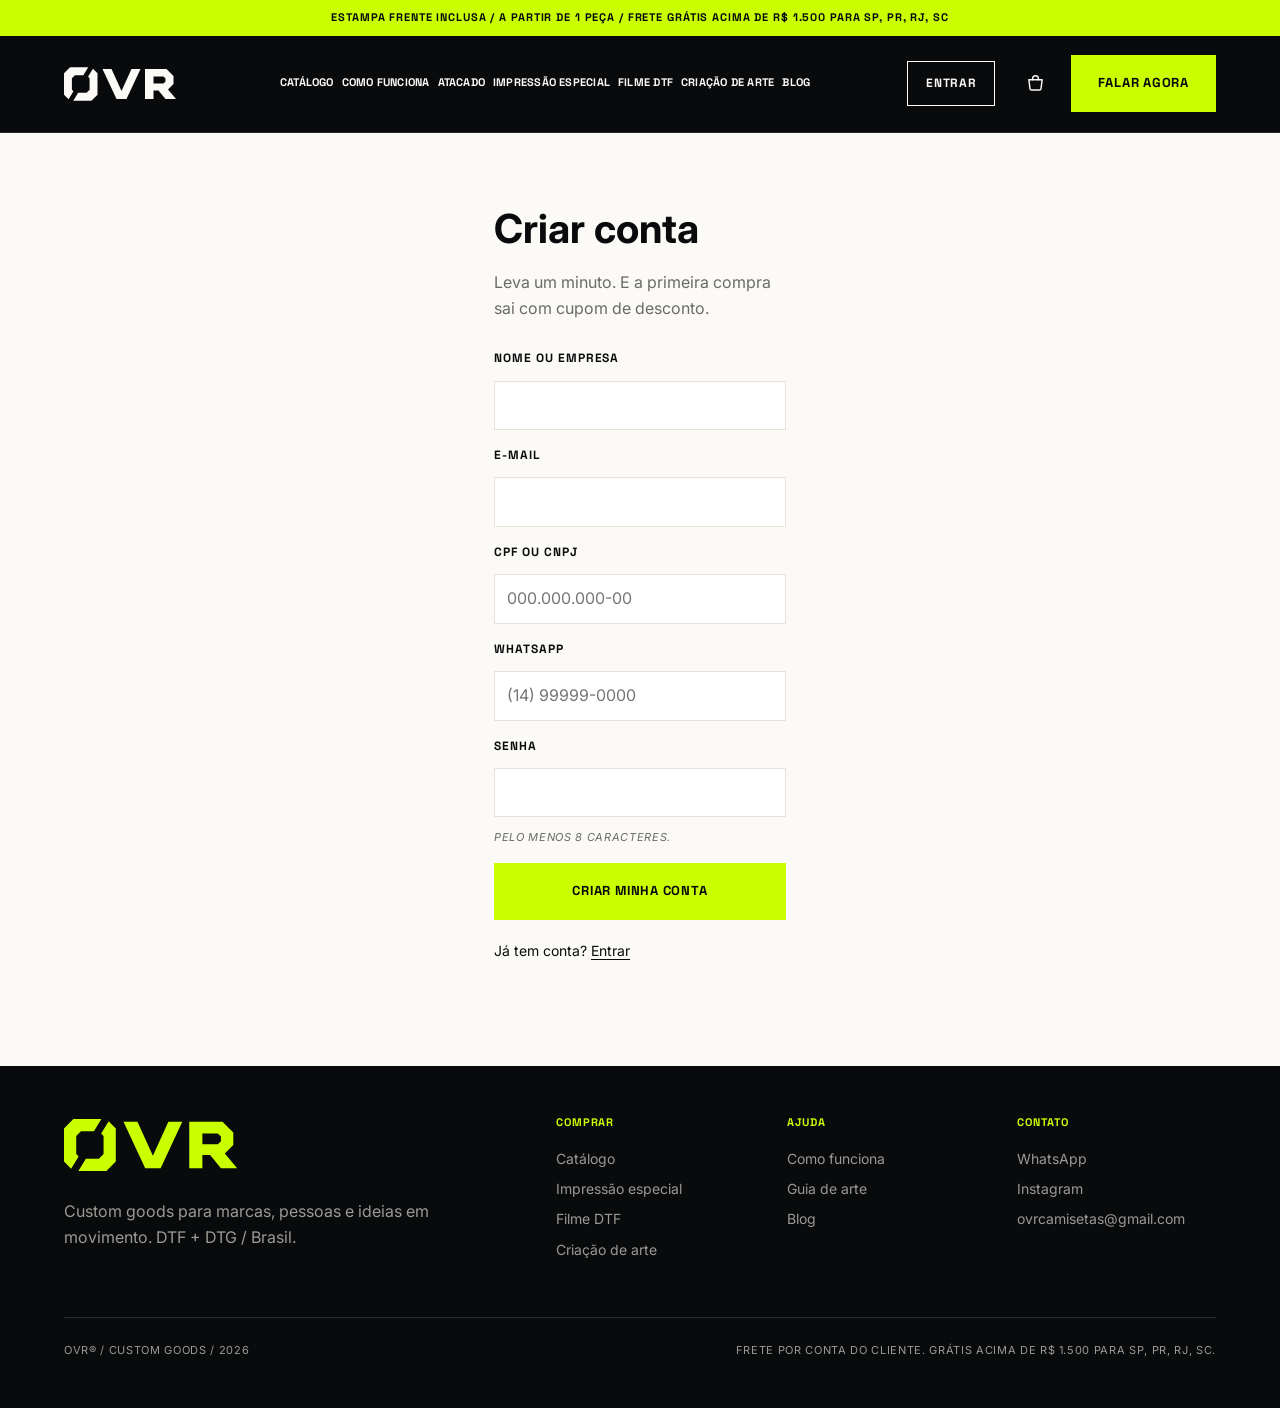
<file: criar-conta.html>
<!doctype html>
<html lang="pt-BR">
<head>
<meta charset="utf-8">
<meta name="viewport" content="width=device-width, initial-scale=1">
<title>Criar conta · OVR</title>
<meta name="description" content="Crie sua conta na OVR, salve seu endereço e ganhe cupom de desconto na primeira compra.">
<link rel="icon" href="assets/img/marca/favicon.svg" type="image/svg+xml">
<link rel="preconnect" href="https://fonts.googleapis.com">
<link rel="preconnect" href="https://fonts.gstatic.com" crossorigin>
<link href="https://fonts.googleapis.com/css2?family=Space+Grotesk:wght@700&family=Inter:wght@400;500&display=swap" rel="stylesheet">
<link rel="stylesheet" href="assets/css/ovr.css?v=67">

<meta property="og:type" content="website">
<meta property="og:site_name" content="OVR">
<meta property="og:locale" content="pt_BR">
<meta property="og:title" content="Criar conta · OVR">
<meta property="og:description" content="Crie sua conta na OVR, salve seu endereço e ganhe cupom de desconto na primeira compra.">
<meta property="og:url" content="https://ovrcamisetas.com.br/criar-conta.html">
<meta property="og:image" content="https://ovrcamisetas.com.br/assets/img/marca/og.jpg">
<meta property="og:image:width" content="1200">
<meta property="og:image:height" content="630">
<meta name="twitter:card" content="summary_large_image">
<meta name="robots" content="noindex,nofollow">
<meta name="theme-color" content="#090a0c">
<link rel="canonical" href="https://ovrcamisetas.com.br/criar-conta.html">
</head>
<body>
<a class="pular" href="#conteudo">Pular para o conteúdo</a>

<div class="faixa-aviso">
  Estampa frente inclusa / A partir de 1 peça / Frete grátis acima de <span data-frete-gratis></span>
</div>

<header class="nav">
  <div class="envelope nav__interno">
    <a class="nav__marca" href="index.html" aria-label="OVR, página inicial"><img src="assets/img/marca/wordmark-negative.svg" alt="OVR"></a>
    <nav class="nav__links" aria-label="Principal">
      <a href="catalogo.html">Catálogo</a>
      <a href="como-funciona.html">Como funciona</a>
      <a href="index.html#atacado">Atacado</a>
      <a href="impressao-especial.html">Impressão especial</a>
      <a href="filme-dtf.html">Filme DTF</a>
      <a href="criacao-de-arte.html">Criação de arte</a>
      <a href="https://blog.ovrcamisetas.com.br/">Blog</a>
    </nav>
    <a class="btn btn--contorno nav__conta" data-conta-link href="entrar.html" hidden>Entrar</a>
    <a class="nav__cesta" href="carrinho.html" aria-label="Seu pedido">
      <svg width="19" height="19" viewBox="0 0 20 20" fill="none" aria-hidden="true">
        <path d="M3 6h14l-1.2 9.4a1.6 1.6 0 0 1-1.6 1.4H5.8a1.6 1.6 0 0 1-1.6-1.4L3 6Z" stroke="currentColor" stroke-width="1.5" stroke-linejoin="round"/>
        <path d="M7 6V4.8a3 3 0 0 1 6 0V6" stroke="currentColor" stroke-width="1.5" stroke-linecap="round"/>
      </svg>
      <span class="nav__cesta__n" data-carrinho-n hidden>0</span>
    </a>
    <a class="btn btn--volt nav__acao" data-zap="Oi! Quero montar um pedido na OVR.">Falar agora</a>
    <button class="nav__menu" data-menu-abrir aria-label="Abrir menu">Menu
      <svg width="18" height="18" viewBox="0 0 18 18" fill="none" aria-hidden="true"><path d="M2 5h14M2 12h14" stroke="currentColor" stroke-width="1.75" stroke-linecap="round"/></svg>
    </button>
  </div>
</header>

<div class="menu" data-menu aria-hidden="true" role="dialog" aria-label="Menu">
  <div class="menu__topo">
    <img src="assets/img/marca/wordmark-negative.svg" alt="OVR">
    <button data-menu-fechar aria-label="Fechar menu"><svg width="24" height="24" viewBox="0 0 24 24" fill="none"><path d="M6 6l12 12M18 6L6 18" stroke="#FBFAF6" stroke-width="1.75" stroke-linecap="round"/></svg></button>
  </div>
  <nav class="menu__itens">
    <a href="catalogo.html"><strong>Catálogo</strong><span>Bases em DTF</span></a>
    <a href="como-funciona.html"><strong>Como funciona</strong><span>Da arte à caixa em quatro passos</span></a>
    <a href="index.html#atacado"><strong>Atacado</strong><span>Preço por faixa, sem negociar</span></a>
    <a href="impressao-especial.html"><strong>Impressão especial</strong><span>DTG, para foto e degradê fino</span></a>
    <a href="filme-dtf.html"><strong>Filme DTF</strong><span>Só o filme, para quem já tem prensa</span></a>
    <a href="criacao-de-arte.html"><strong>Criação de arte</strong><span>Não tem estampa? A gente cria</span></a>
    <a href="https://blog.ovrcamisetas.com.br/"><strong>Blog</strong><span>O que decide o preço e o acabamento</span></a>
    <a href="entrar.html" data-conta-link-menu><strong>Minha conta</strong><span>Endereço salvo e histórico de pedidos</span></a>
    <a href="carrinho.html"><strong>Seu pedido</strong><span>Conferir e enviar</span></a>
  </nav>
  <div class="menu__rodape">
    <a class="btn btn--volt btn--cheio" data-zap="Oi! Quero montar um pedido na OVR.">Falar no WhatsApp</a>
    <p class="t-corpo" style="font-size:12px">Frete por conta do cliente. Grátis acima de <span data-frete-gratis></span>.</p>
  </div>
</div>

<main id="conteudo" tabindex="-1">
  <section class="conta">
    <div class="envelope conta__caixa">

      <div data-bloco="criar">
        <h1 class="t-titulo conta__titulo">Criar conta</h1>
        <p class="t-corpo conta__apoio">Leva um minuto. E a primeira compra sai com cupom de desconto.</p>

        <form class="conta__form" data-form-criar novalidate>
          <label class="campo"><span>Nome ou empresa</span>
            <input name="nome" autocomplete="name" required></label>
          <label class="campo"><span>E-mail</span>
            <input name="email" type="email" autocomplete="email" required></label>
          <label class="campo"><span>CPF ou CNPJ</span>
            <input name="documento" inputmode="numeric" autocomplete="off" placeholder="000.000.000-00" required></label>
          <label class="campo"><span>WhatsApp</span>
            <input name="zap" inputmode="tel" autocomplete="tel" placeholder="(14) 99999-0000"></label>
          <label class="campo"><span>Senha</span>
            <input name="senha" type="password" autocomplete="new-password" required>
            <em class="t-meta">Pelo menos 8 caracteres.</em></label>
          <p class="conta__estado" data-estado hidden></p>
          <button class="btn btn--volt btn--cheio" type="submit">Criar minha conta</button>
        </form>

        <p class="conta__linha">Já tem conta? <a href="entrar.html">Entrar</a></p>
      </div>

      <div data-bloco="confira" hidden>
        <h1 class="t-titulo conta__titulo">Confira seu e-mail</h1>
        <p class="t-corpo conta__apoio">Mandamos uma mensagem para o endereço que você digitou, com o próximo passo.</p>
        <p class="conta__linha"><a href="entrar.html">Ir para o entrar</a></p>
      </div>

    </div>
  </section>
</main>

<footer class="rodape">
  <div class="envelope">
    <div class="rodape__grade">
      <div class="rodape__marca">
        <img src="assets/img/marca/wordmark-accent.svg" alt="OVR">
        <p class="t-corpo" style="max-width:38ch">Custom goods para marcas, pessoas e ideias em movimento. DTF + DTG / Brasil.</p>
      </div>
      <div><h4>Comprar</h4><ul>
        <li><a href="catalogo.html">Catálogo</a></li>
        <li><a href="impressao-especial.html">Impressão especial</a></li>
        <li><a href="filme-dtf.html">Filme DTF</a></li>
        <li><a href="criacao-de-arte.html">Criação de arte</a></li>
      </ul></div>
      <div><h4>Ajuda</h4><ul>
        <li><a href="como-funciona.html">Como funciona</a></li>
        <li><a href="guia-de-arte.html">Guia de arte</a></li>
        <li><a href="https://blog.ovrcamisetas.com.br/">Blog</a></li>
      </ul></div>
      <div><h4>Contato</h4><ul>
        <li><a data-zap="Oi! Vim pelo site da OVR.">WhatsApp</a></li>
        <li><a data-instagram>Instagram</a></li>
        <li><a data-email="texto"></a></li>
      </ul></div>
    </div>
    <div class="rodape__fim">
      <p class="t-meta">OVR® / Custom goods / <span data-ano></span></p>
      <p class="t-meta">Frete por conta do cliente. Grátis acima de <span data-frete-gratis></span>.</p>
    </div>
  </div>
</footer>

<script src="assets/js/config.js?v=67"></script>
<script src="assets/js/preco.js?v=67"></script>
<script src="assets/js/app.js?v=67"></script>
<script src="assets/js/conta.js?v=67"></script>
<script src="assets/js/tela-conta-comum.js?v=67"></script>
<script src="assets/js/tela-criar-conta.js?v=67"></script>
</body>
</html>
</file>
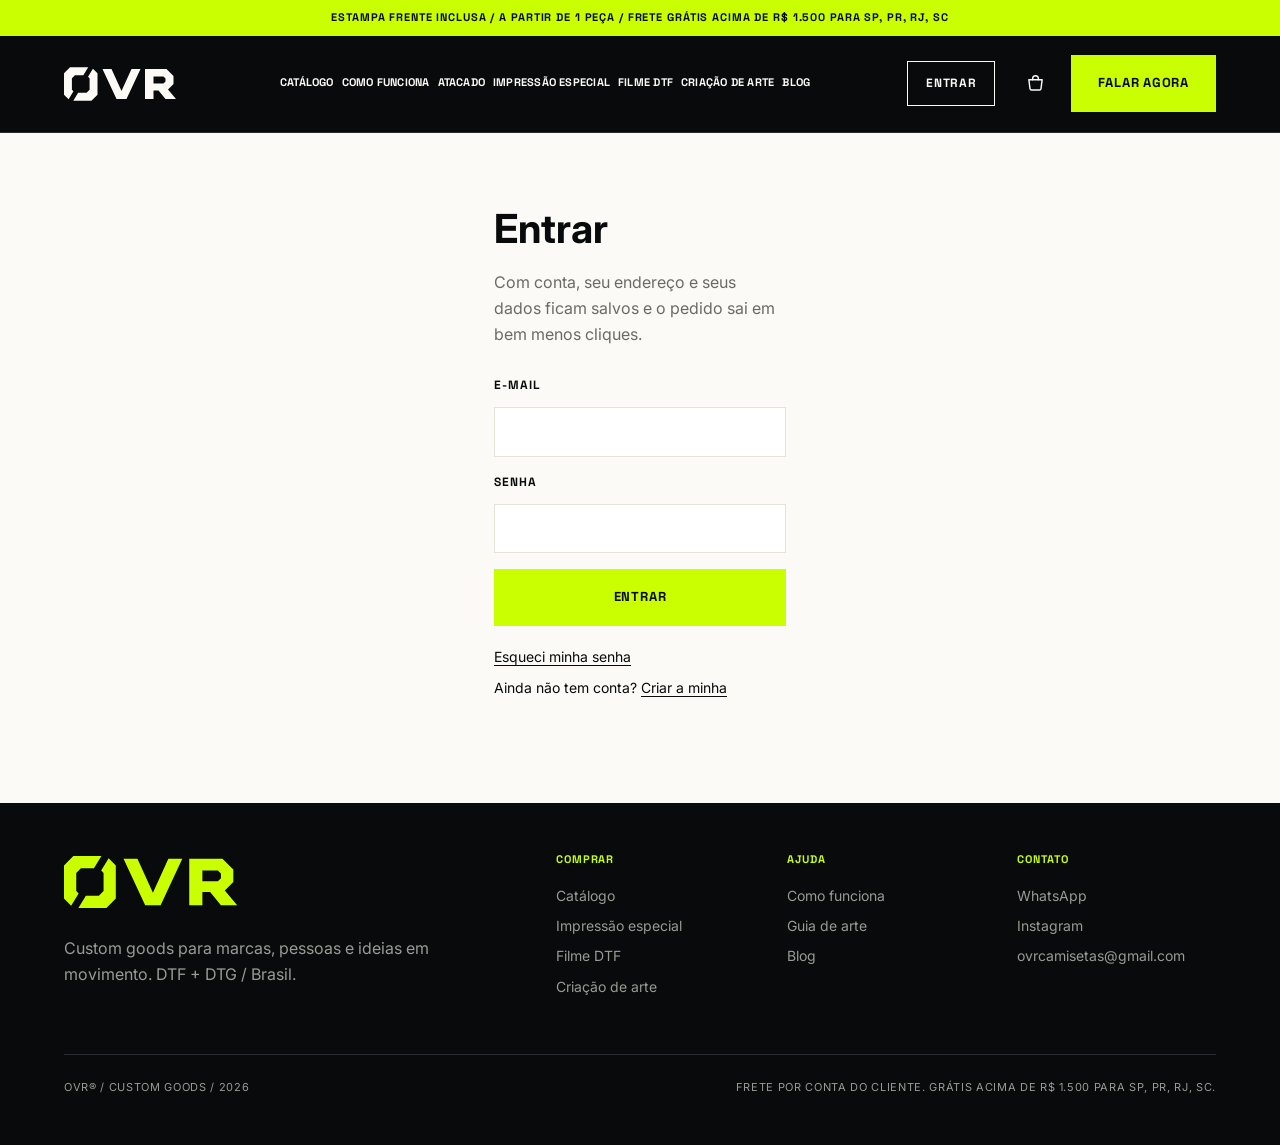
<file: entrar.html>
<!doctype html>
<html lang="pt-BR">
<head>
<meta charset="utf-8">
<meta name="viewport" content="width=device-width, initial-scale=1">
<title>Entrar · OVR</title>
<meta name="description" content="Entre na sua conta da OVR para salvar endereço, acompanhar pedidos e comprar em menos cliques.">
<link rel="icon" href="assets/img/marca/favicon.svg" type="image/svg+xml">
<link rel="preconnect" href="https://fonts.googleapis.com">
<link rel="preconnect" href="https://fonts.gstatic.com" crossorigin>
<link href="https://fonts.googleapis.com/css2?family=Space+Grotesk:wght@700&family=Inter:wght@400;500&display=swap" rel="stylesheet">
<link rel="stylesheet" href="assets/css/ovr.css?v=67">

<meta property="og:type" content="website">
<meta property="og:site_name" content="OVR">
<meta property="og:locale" content="pt_BR">
<meta property="og:title" content="Entrar · OVR">
<meta property="og:description" content="Entre na sua conta da OVR para salvar endereço, acompanhar pedidos e comprar em menos cliques.">
<meta property="og:url" content="https://ovrcamisetas.com.br/entrar.html">
<meta property="og:image" content="https://ovrcamisetas.com.br/assets/img/marca/og.jpg">
<meta property="og:image:width" content="1200">
<meta property="og:image:height" content="630">
<meta name="twitter:card" content="summary_large_image">
<meta name="robots" content="noindex,nofollow">
<meta name="theme-color" content="#090a0c">
<link rel="canonical" href="https://ovrcamisetas.com.br/entrar.html">
</head>
<body>
<a class="pular" href="#conteudo">Pular para o conteúdo</a>

<div class="faixa-aviso">
  Estampa frente inclusa / A partir de 1 peça / Frete grátis acima de <span data-frete-gratis></span>
</div>

<header class="nav">
  <div class="envelope nav__interno">
    <a class="nav__marca" href="index.html" aria-label="OVR, página inicial"><img src="assets/img/marca/wordmark-negative.svg" alt="OVR"></a>
    <nav class="nav__links" aria-label="Principal">
      <a href="catalogo.html">Catálogo</a>
      <a href="como-funciona.html">Como funciona</a>
      <a href="index.html#atacado">Atacado</a>
      <a href="impressao-especial.html">Impressão especial</a>
      <a href="filme-dtf.html">Filme DTF</a>
      <a href="criacao-de-arte.html">Criação de arte</a>
      <a href="https://blog.ovrcamisetas.com.br/">Blog</a>
    </nav>
    <a class="btn btn--contorno nav__conta" data-conta-link href="entrar.html" hidden>Entrar</a>
    <a class="nav__cesta" href="carrinho.html" aria-label="Seu pedido">
      <svg width="19" height="19" viewBox="0 0 20 20" fill="none" aria-hidden="true">
        <path d="M3 6h14l-1.2 9.4a1.6 1.6 0 0 1-1.6 1.4H5.8a1.6 1.6 0 0 1-1.6-1.4L3 6Z" stroke="currentColor" stroke-width="1.5" stroke-linejoin="round"/>
        <path d="M7 6V4.8a3 3 0 0 1 6 0V6" stroke="currentColor" stroke-width="1.5" stroke-linecap="round"/>
      </svg>
      <span class="nav__cesta__n" data-carrinho-n hidden>0</span>
    </a>
    <a class="btn btn--volt nav__acao" data-zap="Oi! Quero montar um pedido na OVR.">Falar agora</a>
    <button class="nav__menu" data-menu-abrir aria-label="Abrir menu">Menu
      <svg width="18" height="18" viewBox="0 0 18 18" fill="none" aria-hidden="true"><path d="M2 5h14M2 12h14" stroke="currentColor" stroke-width="1.75" stroke-linecap="round"/></svg>
    </button>
  </div>
</header>

<div class="menu" data-menu aria-hidden="true" role="dialog" aria-label="Menu">
  <div class="menu__topo">
    <img src="assets/img/marca/wordmark-negative.svg" alt="OVR">
    <button data-menu-fechar aria-label="Fechar menu"><svg width="24" height="24" viewBox="0 0 24 24" fill="none"><path d="M6 6l12 12M18 6L6 18" stroke="#FBFAF6" stroke-width="1.75" stroke-linecap="round"/></svg></button>
  </div>
  <nav class="menu__itens">
    <a href="catalogo.html"><strong>Catálogo</strong><span>Bases em DTF</span></a>
    <a href="como-funciona.html"><strong>Como funciona</strong><span>Da arte à caixa em quatro passos</span></a>
    <a href="index.html#atacado"><strong>Atacado</strong><span>Preço por faixa, sem negociar</span></a>
    <a href="impressao-especial.html"><strong>Impressão especial</strong><span>DTG, para foto e degradê fino</span></a>
    <a href="filme-dtf.html"><strong>Filme DTF</strong><span>Só o filme, para quem já tem prensa</span></a>
    <a href="criacao-de-arte.html"><strong>Criação de arte</strong><span>Não tem estampa? A gente cria</span></a>
    <a href="https://blog.ovrcamisetas.com.br/"><strong>Blog</strong><span>O que decide o preço e o acabamento</span></a>
    <a href="entrar.html" data-conta-link-menu><strong>Minha conta</strong><span>Endereço salvo e histórico de pedidos</span></a>
    <a href="carrinho.html"><strong>Seu pedido</strong><span>Conferir e enviar</span></a>
  </nav>
  <div class="menu__rodape">
    <a class="btn btn--volt btn--cheio" data-zap="Oi! Quero montar um pedido na OVR.">Falar no WhatsApp</a>
    <p class="t-corpo" style="font-size:12px">Frete por conta do cliente. Grátis acima de <span data-frete-gratis></span>.</p>
  </div>
</div>

<main id="conteudo" tabindex="-1">
  <section class="conta">
    <div class="envelope conta__caixa">

      <div data-bloco="entrar">
        <h1 class="t-titulo conta__titulo">Entrar</h1>
        <p class="t-corpo conta__apoio">Com conta, seu endereço e seus dados ficam salvos e o pedido sai em bem menos cliques.</p>

        <form class="conta__form" data-form-entrar novalidate>
          <label class="campo"><span>E-mail</span>
            <input name="email" type="email" autocomplete="email" required></label>
          <label class="campo"><span>Senha</span>
            <input name="senha" type="password" autocomplete="current-password" required></label>
          <p class="conta__estado" data-estado hidden></p>
          <button class="btn btn--volt btn--cheio" type="submit">Entrar</button>
        </form>

        <p class="conta__linha"><button type="button" class="conta__link" data-ir="esqueci">Esqueci minha senha</button></p>
        <p class="conta__linha">Ainda não tem conta? <a href="criar-conta.html">Criar a minha</a></p>
      </div>

      <div data-bloco="esqueci" hidden>
        <h1 class="t-titulo conta__titulo">Esqueci a senha</h1>
        <p class="t-corpo conta__apoio">Diga o e-mail da conta que a gente manda um link para você escolher outra. Ele vale por 30 minutos.</p>

        <form class="conta__form" data-form-esqueci novalidate>
          <label class="campo"><span>E-mail</span>
            <input name="email" type="email" autocomplete="email" required></label>
          <p class="conta__estado" data-estado hidden></p>
          <button class="btn btn--volt btn--cheio" type="submit">Mandar o link</button>
        </form>

        <p class="conta__linha"><button type="button" class="conta__link" data-ir="entrar">Voltar para entrar</button></p>
      </div>

    </div>
  </section>
</main>

<footer class="rodape">
  <div class="envelope">
    <div class="rodape__grade">
      <div class="rodape__marca">
        <img src="assets/img/marca/wordmark-accent.svg" alt="OVR">
        <p class="t-corpo" style="max-width:38ch">Custom goods para marcas, pessoas e ideias em movimento. DTF + DTG / Brasil.</p>
      </div>
      <div><h4>Comprar</h4><ul>
        <li><a href="catalogo.html">Catálogo</a></li>
        <li><a href="impressao-especial.html">Impressão especial</a></li>
        <li><a href="filme-dtf.html">Filme DTF</a></li>
        <li><a href="criacao-de-arte.html">Criação de arte</a></li>
      </ul></div>
      <div><h4>Ajuda</h4><ul>
        <li><a href="como-funciona.html">Como funciona</a></li>
        <li><a href="guia-de-arte.html">Guia de arte</a></li>
        <li><a href="https://blog.ovrcamisetas.com.br/">Blog</a></li>
      </ul></div>
      <div><h4>Contato</h4><ul>
        <li><a data-zap="Oi! Vim pelo site da OVR.">WhatsApp</a></li>
        <li><a data-instagram>Instagram</a></li>
        <li><a data-email="texto"></a></li>
      </ul></div>
    </div>
    <div class="rodape__fim">
      <p class="t-meta">OVR® / Custom goods / <span data-ano></span></p>
      <p class="t-meta">Frete por conta do cliente. Grátis acima de <span data-frete-gratis></span>.</p>
    </div>
  </div>
</footer>

<script src="assets/js/config.js?v=67"></script>
<script src="assets/js/preco.js?v=67"></script>
<script src="assets/js/app.js?v=67"></script>
<script src="assets/js/conta.js?v=67"></script>
<script src="assets/js/tela-conta-comum.js?v=67"></script>
<script src="assets/js/tela-entrar.js?v=67"></script>
</body>
</html>
</file>
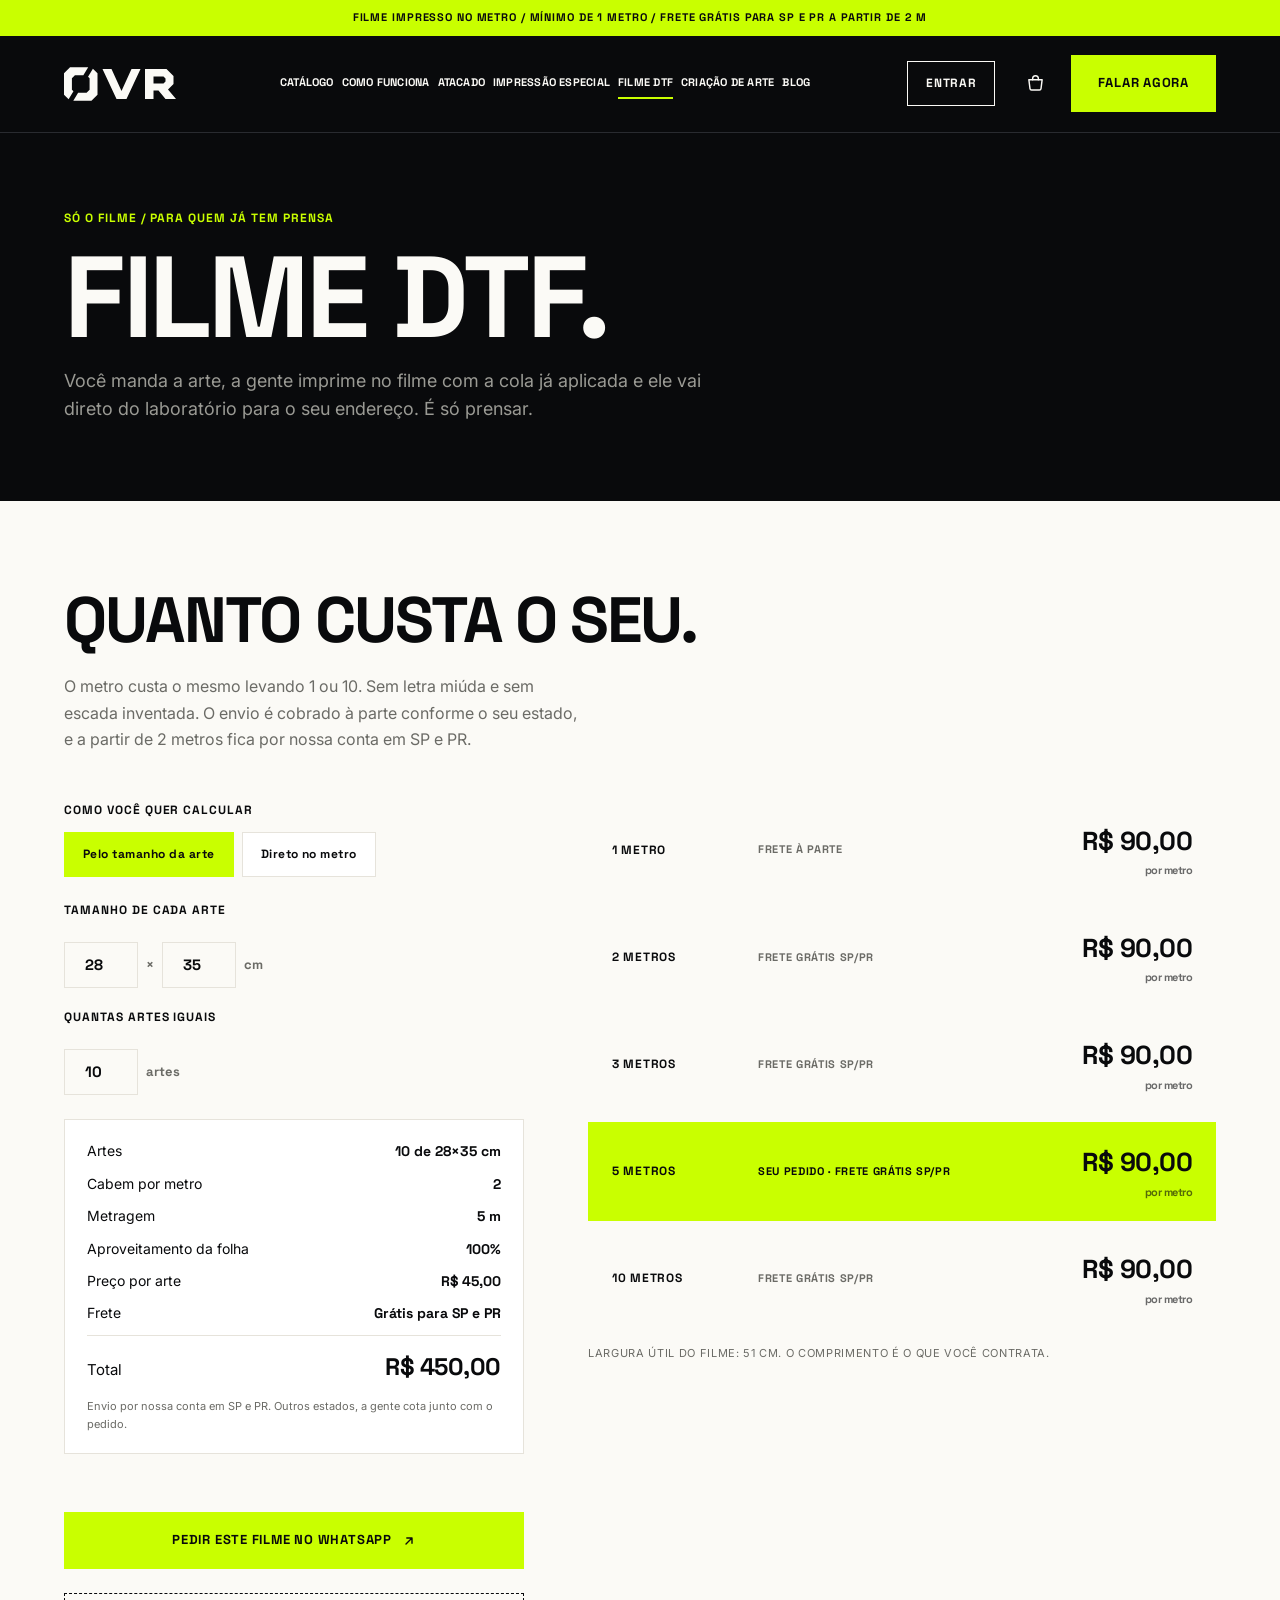
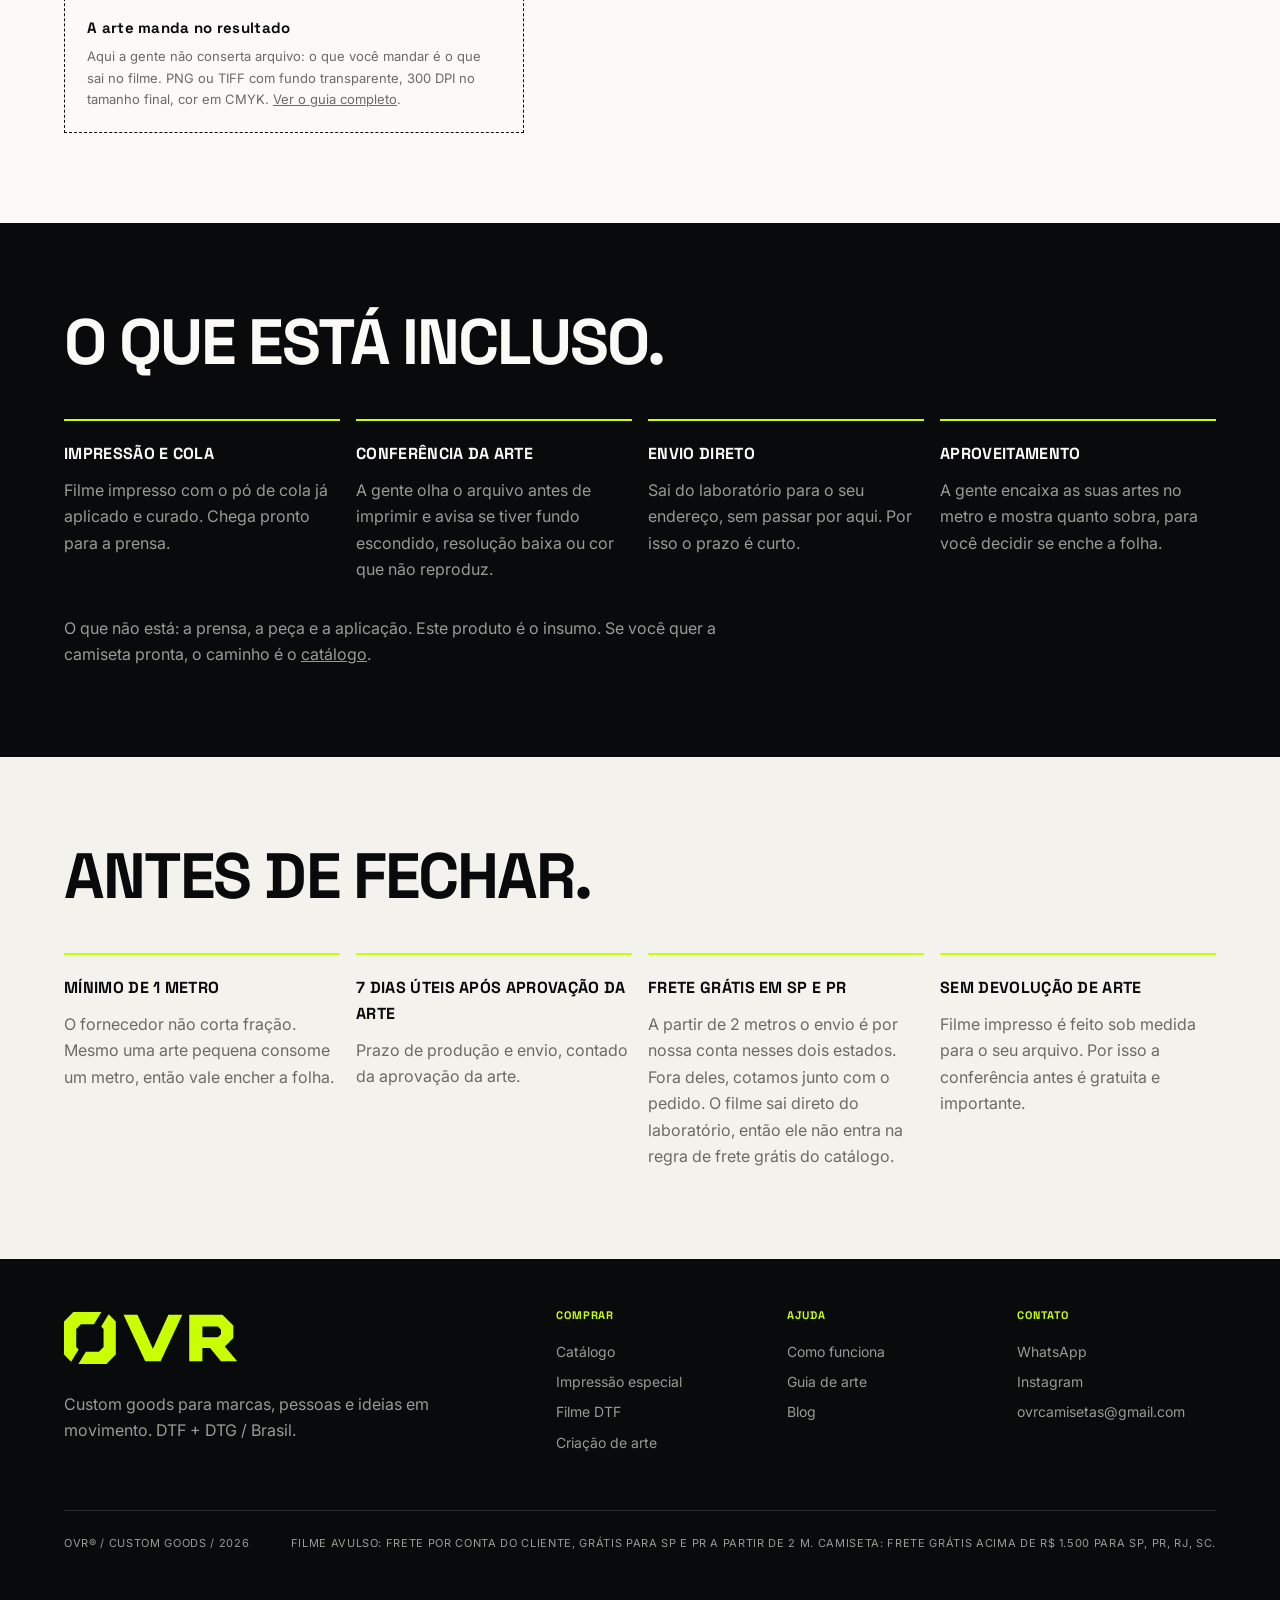
<file: filme-dtf.html>
<!doctype html>
<html lang="pt-BR">
<head>
<meta charset="utf-8">
<meta name="viewport" content="width=device-width, initial-scale=1">
<title>Filme DTF impresso, no metro · OVR</title>
<meta name="description" content="Filme DTF impresso e pronto para prensar, vendido por metro. Você manda a arte, a gente imprime e o filme vai direto para você.">
<link rel="icon" href="assets/img/marca/favicon.svg" type="image/svg+xml">
<link rel="preconnect" href="https://fonts.googleapis.com">
<link rel="preconnect" href="https://fonts.gstatic.com" crossorigin>
<link href="https://fonts.googleapis.com/css2?family=Space+Grotesk:wght@700&family=Inter:wght@400;500&display=swap" rel="stylesheet">
<link rel="stylesheet" href="assets/css/ovr.css?v=67">

<meta property="og:type" content="website">
<meta property="og:site_name" content="OVR">
<meta property="og:locale" content="pt_BR">
<meta property="og:title" content="Filme DTF impresso, no metro · OVR">
<meta property="og:description" content="Filme DTF impresso e pronto para prensar, vendido por metro. Você manda a arte, a gente imprime e o filme vai direto para você.">
<meta property="og:url" content="https://ovrcamisetas.com.br/filme-dtf.html">
<meta property="og:image" content="https://ovrcamisetas.com.br/assets/img/marca/og.jpg">
<meta property="og:image:width" content="1200">
<meta property="og:image:height" content="630">
<meta name="twitter:card" content="summary_large_image">
<meta name="theme-color" content="#090a0c">
<link rel="canonical" href="https://ovrcamisetas.com.br/filme-dtf.html">
</head>
<body>
<a class="pular" href="#conteudo">Pular para o conteúdo</a>

<div class="faixa-aviso">
  Filme impresso no metro / Mínimo de 1 metro / Frete grátis para SP e PR a partir de 2 m
</div>

<header class="nav">
  <div class="envelope nav__interno">
    <a class="nav__marca" href="index.html" aria-label="OVR, página inicial"><img src="assets/img/marca/wordmark-negative.svg" alt="OVR"></a>
    <nav class="nav__links" aria-label="Principal">
      <a href="catalogo.html">Catálogo</a>
      <a href="como-funciona.html">Como funciona</a>
      <a href="index.html#atacado">Atacado</a>
      <a href="impressao-especial.html">Impressão especial</a>
      <a href="filme-dtf.html">Filme DTF</a>
      <a href="criacao-de-arte.html">Criação de arte</a>
      <a href="https://blog.ovrcamisetas.com.br/">Blog</a>
    </nav>
    <a class="btn btn--contorno nav__conta" data-conta-link href="entrar.html" hidden>Entrar</a>
    <a class="nav__cesta" href="carrinho.html" aria-label="Seu pedido">
      <svg width="19" height="19" viewBox="0 0 20 20" fill="none" aria-hidden="true">
        <path d="M3 6h14l-1.2 9.4a1.6 1.6 0 0 1-1.6 1.4H5.8a1.6 1.6 0 0 1-1.6-1.4L3 6Z" stroke="currentColor" stroke-width="1.5" stroke-linejoin="round"/>
        <path d="M7 6V4.8a3 3 0 0 1 6 0V6" stroke="currentColor" stroke-width="1.5" stroke-linecap="round"/>
      </svg>
      <span class="nav__cesta__n" data-carrinho-n hidden>0</span>
    </a>
    <a class="btn btn--volt nav__acao" data-zap="Oi! Quero montar um pedido na OVR.">Falar agora</a>
    <button class="nav__menu" data-menu-abrir aria-label="Abrir menu">Menu
      <svg width="18" height="18" viewBox="0 0 18 18" fill="none" aria-hidden="true"><path d="M2 5h14M2 12h14" stroke="currentColor" stroke-width="1.75" stroke-linecap="round"/></svg>
    </button>
  </div>
</header>

<div class="menu" data-menu aria-hidden="true" role="dialog" aria-label="Menu">
  <div class="menu__topo">
    <img src="assets/img/marca/wordmark-negative.svg" alt="OVR">
    <button data-menu-fechar aria-label="Fechar menu"><svg width="24" height="24" viewBox="0 0 24 24" fill="none"><path d="M6 6l12 12M18 6L6 18" stroke="#FBFAF6" stroke-width="1.75" stroke-linecap="round"/></svg></button>
  </div>
  <nav class="menu__itens">
    <a href="catalogo.html"><strong>Catálogo</strong><span>Bases em DTF</span></a>
    <a href="como-funciona.html"><strong>Como funciona</strong><span>Da arte à caixa em quatro passos</span></a>
    <a href="index.html#atacado"><strong>Atacado</strong><span>Preço por faixa, sem negociar</span></a>
    <a href="impressao-especial.html"><strong>Impressão especial</strong><span>DTG, para foto e degradê fino</span></a>
    <a href="filme-dtf.html"><strong>Filme DTF</strong><span>Só o filme, para quem já tem prensa</span></a>
    <a href="criacao-de-arte.html"><strong>Criação de arte</strong><span>Não tem estampa? A gente cria</span></a>
    <a href="https://blog.ovrcamisetas.com.br/"><strong>Blog</strong><span>O que decide o preço e o acabamento</span></a>
    <a href="entrar.html" data-conta-link-menu><strong>Minha conta</strong><span>Endereço salvo e histórico de pedidos</span></a>
    <a href="carrinho.html"><strong>Seu pedido</strong><span>Conferir e enviar</span></a>
  </nav>
  <div class="menu__rodape">
    <a class="btn btn--volt btn--cheio" data-zap="Oi! Quero montar um pedido na OVR.">Falar no WhatsApp</a>
    <p class="t-corpo" style="font-size:12px">Filme avulso: frete por conta do cliente, grátis para SP e PR a partir de 2 m. Camiseta: frete grátis acima de <span data-frete-gratis></span>.</p>
  </div>
</div>

<main id="conteudo" tabindex="-1">

  <section class="inverso" style="padding-block:clamp(48px,6vw,88px)">
    <div class="envelope pilha-16">
      <p class="t-etiqueta volt">Só o filme / Para quem já tem prensa</p>
      <h1 class="t-display" style="font-size:clamp(56px,9vw,120px)">FILME DTF.</h1>
      <p class="t-corpo-g" style="max-width:58ch">Você manda a arte, a gente imprime no filme com a cola já aplicada e ele vai direto do laboratório para o seu endereço. É só prensar.</p>
    </div>
  </section>

  <section class="secao">
    <div class="envelope">
      <div class="cabecalho-secao">
        <h2 class="t-h1">Quanto custa o seu.</h2>
        <p class="t-corpo">O metro custa o mesmo levando 1 ou 10. Sem letra miúda e sem escada inventada. O envio é cobrado à parte conforme o seu estado, e a partir de 2 metros fica por nossa conta em SP e PR.</p>
      </div>

      <div class="filme">
        <div class="filme__painel">
          <div class="campo">
            <label>Como você quer calcular</label>
            <div class="opcoes">
              <button class="opcao" data-modo="arte" aria-pressed="true">Pelo tamanho da arte</button>
              <button class="opcao" data-modo="metro" aria-pressed="false">Direto no metro</button>
            </div>
          </div>

          <div class="campo" data-bloco="arte">
            <label>Tamanho de cada arte</label>
            <div class="medida__cm">
              <input type="number" data-arte="larg" value="28" min="5" inputmode="numeric" aria-label="Largura da arte em cm">
              <span>×</span>
              <input type="number" data-arte="alt" value="35" min="5" inputmode="numeric" aria-label="Altura da arte em cm">
              <span>cm</span>
            </div>
            <label style="margin-top:8px">Quantas artes iguais</label>
            <div class="medida__cm">
              <input type="number" data-arte="qtd" value="10" min="1" inputmode="numeric" aria-label="Quantidade de artes">
              <span>artes</span>
            </div>
          </div>

          <div class="campo" data-bloco="metro" hidden>
            <label>Metragem</label>
            <div class="opcoes" data-metragens></div>
          </div>

          <div class="resumo" data-resumo></div>

          <a class="btn btn--volt btn--cheio" data-fechar>Pedir este filme no WhatsApp
            <svg class="btn__seta" viewBox="0 0 14 14" fill="none" aria-hidden="true"><path d="M4 10L10 4M10 4H4.8M10 4V9.2" stroke="currentColor" stroke-width="1.4" stroke-linecap="round" stroke-linejoin="round"/></svg>
          </a>

          <div class="aviso-arte">
            <strong style="font-family:var(--fonte-titulo); font-size:15px; letter-spacing:.02em">A arte manda no resultado</strong>
            <p class="t-corpo" style="font-size:13px">Aqui a gente não conserta arquivo: o que você mandar é o que sai no filme. PNG ou TIFF com fundo transparente, 300 DPI no tamanho final, cor em CMYK.
              <a href="guia-de-arte.html" style="text-decoration:underline">Ver o guia completo</a>.</p>
          </div>
        </div>

        <div>
          <div class="escada" data-escada></div>
          <p class="t-meta" style="margin-top:16px">Largura útil do filme: 51 cm. O comprimento é o que você contrata.</p>
        </div>
      </div>
    </div>
  </section>

  <section class="secao inverso">
    <div class="envelope">
      <div class="cabecalho-secao"><h2 class="t-h1">O que está incluso.</h2></div>
      <div class="vantagens">
        <div class="vantagem"><h3>Impressão e cola</h3><p class="t-corpo">Filme impresso com o pó de cola já aplicado e curado. Chega pronto para a prensa.</p></div>
        <div class="vantagem"><h3>Conferência da arte</h3><p class="t-corpo">A gente olha o arquivo antes de imprimir e avisa se tiver fundo escondido, resolução baixa ou cor que não reproduz.</p></div>
        <div class="vantagem"><h3>Envio direto</h3><p class="t-corpo">Sai do laboratório para o seu endereço, sem passar por aqui. Por isso o prazo é curto.</p></div>
        <div class="vantagem"><h3>Aproveitamento</h3><p class="t-corpo">A gente encaixa as suas artes no metro e mostra quanto sobra, para você decidir se enche a folha.</p></div>
      </div>
      <p class="t-corpo" style="margin-top:32px; max-width:70ch">O que não está: a prensa, a peça e a aplicação. Este produto é o insumo. Se você quer a camiseta pronta, o caminho é o <a href="catalogo.html" style="text-decoration:underline">catálogo</a>.</p>
    </div>
  </section>

  <section class="secao superficie">
    <div class="envelope">
      <div class="cabecalho-secao"><h2 class="t-h1">Antes de fechar.</h2></div>
      <div class="vantagens">
        <div class="vantagem"><h3>Mínimo de 1 metro</h3><p class="t-corpo">O fornecedor não corta fração. Mesmo uma arte pequena consome um metro, então vale encher a folha.</p></div>
        <div class="vantagem"><h3><span data-prazo></span></h3><p class="t-corpo">Prazo de produção e envio, contado da aprovação da arte.</p></div>
        <div class="vantagem"><h3>Frete grátis em SP e PR</h3><p class="t-corpo">A partir de 2 metros o envio é por nossa conta nesses dois estados. Fora deles, cotamos junto com o pedido. O filme sai direto do laboratório, então ele não entra na regra de frete grátis do catálogo.</p></div>
        <div class="vantagem"><h3>Sem devolução de arte</h3><p class="t-corpo">Filme impresso é feito sob medida para o seu arquivo. Por isso a conferência antes é gratuita e importante.</p></div>
      </div>
    </div>
  </section>

</main>

<footer class="rodape">
  <div class="envelope">
    <div class="rodape__grade">
      <div class="rodape__marca">
        <img src="assets/img/marca/wordmark-accent.svg" alt="OVR">
        <p class="t-corpo" style="max-width:38ch">Custom goods para marcas, pessoas e ideias em movimento. DTF + DTG / Brasil.</p>
      </div>
      <div><h4>Comprar</h4><ul>
        <li><a href="catalogo.html">Catálogo</a></li>
        <li><a href="impressao-especial.html">Impressão especial</a></li>
        <li><a href="filme-dtf.html">Filme DTF</a></li>
        <li><a href="criacao-de-arte.html">Criação de arte</a></li>
      </ul></div>
      <div><h4>Ajuda</h4><ul>
        <li><a href="como-funciona.html">Como funciona</a></li>
        <li><a href="guia-de-arte.html">Guia de arte</a></li>
        <li><a href="https://blog.ovrcamisetas.com.br/">Blog</a></li>
      </ul></div>
      <div><h4>Contato</h4><ul>
        <li><a data-zap="Oi! Vim pelo site da OVR.">WhatsApp</a></li>
        <li><a data-instagram>Instagram</a></li>
        <li><a data-email="texto"></a></li>
      </ul></div>
    </div>
    <div class="rodape__fim">
      <p class="t-meta">OVR® / Custom goods / <span data-ano></span></p>
      <p class="t-meta">Filme avulso: frete por conta do cliente, grátis para SP e PR a partir de 2 m. Camiseta: frete grátis acima de <span data-frete-gratis></span>.</p>
    </div>
  </div>
</footer>

<script src="assets/js/config.js?v=67"></script>
<script src="assets/js/preco.js?v=67"></script>
<script src="assets/js/app.js?v=67"></script>
<script src="assets/js/conta.js?v=67"></script>
<script src="assets/js/carrinho.js?v=67"></script>
<script src="assets/js/filme.js?v=67"></script>
</body>
</html>
</file>
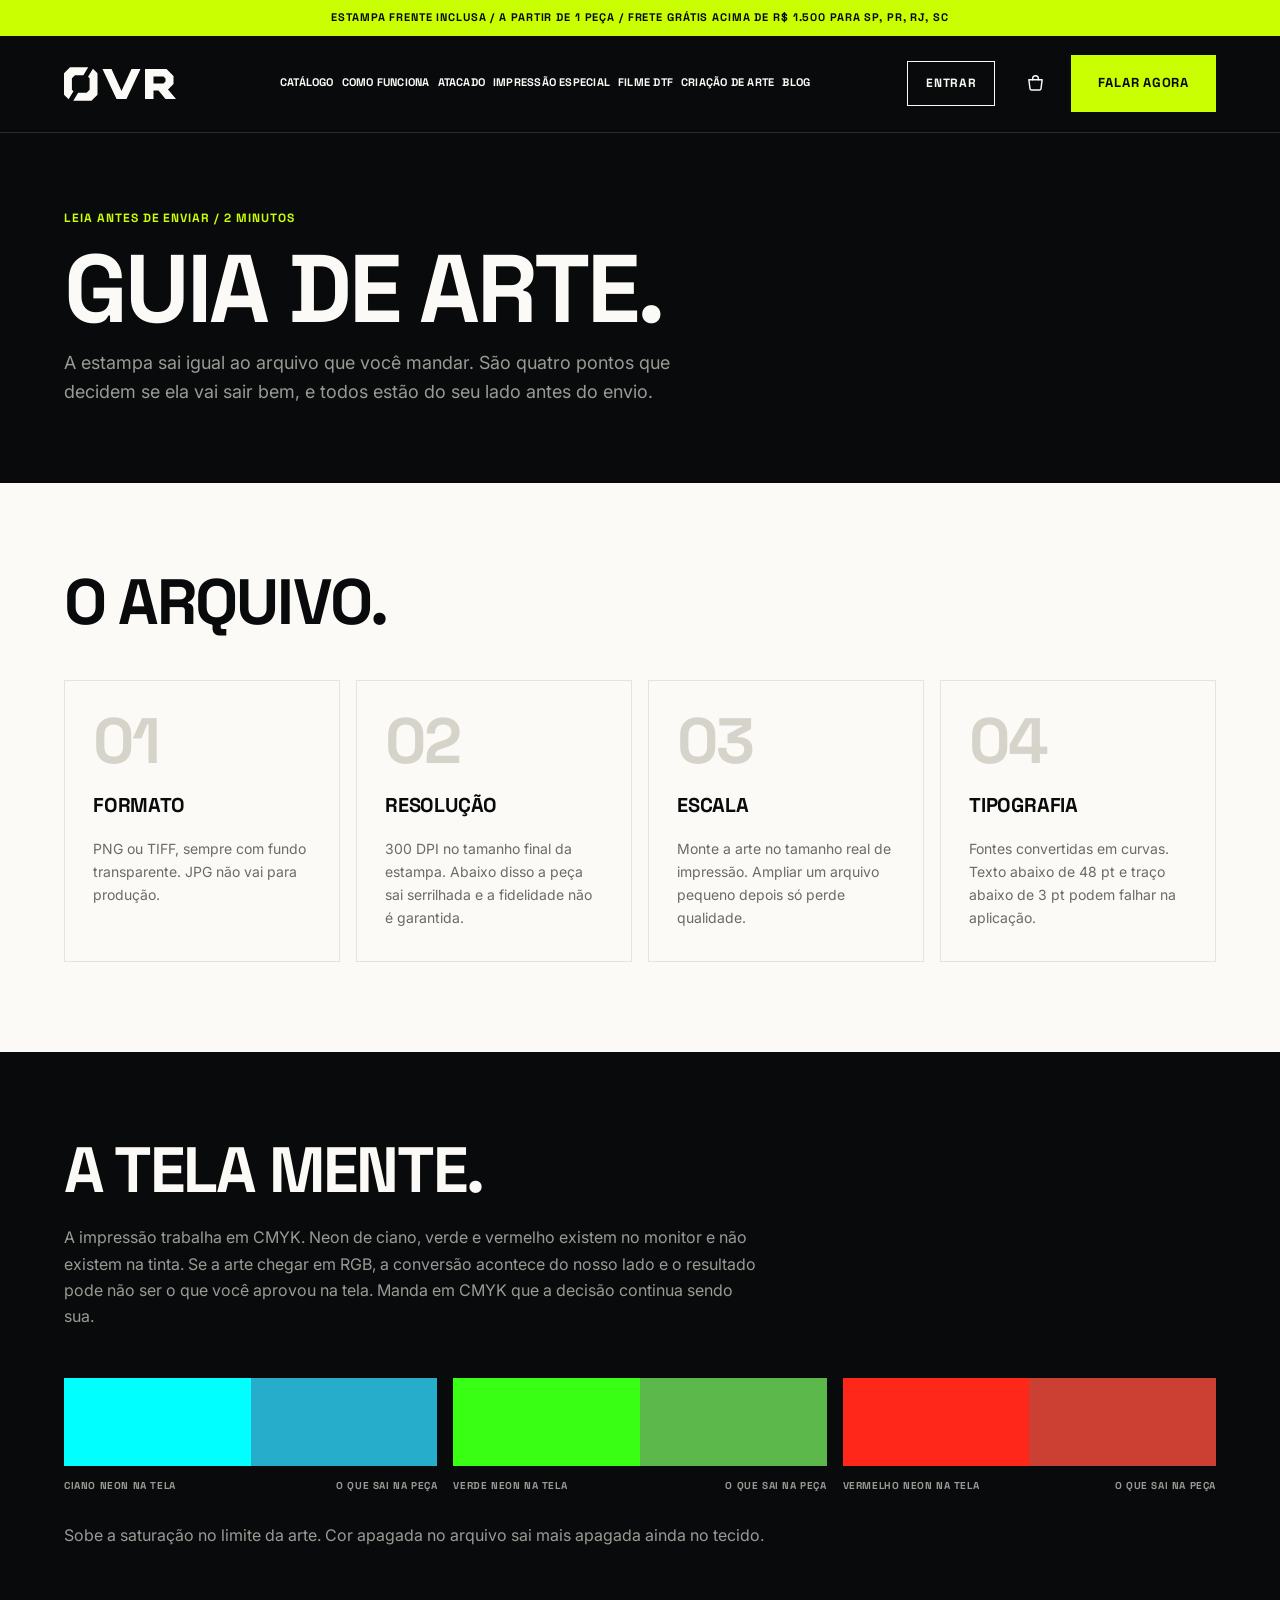
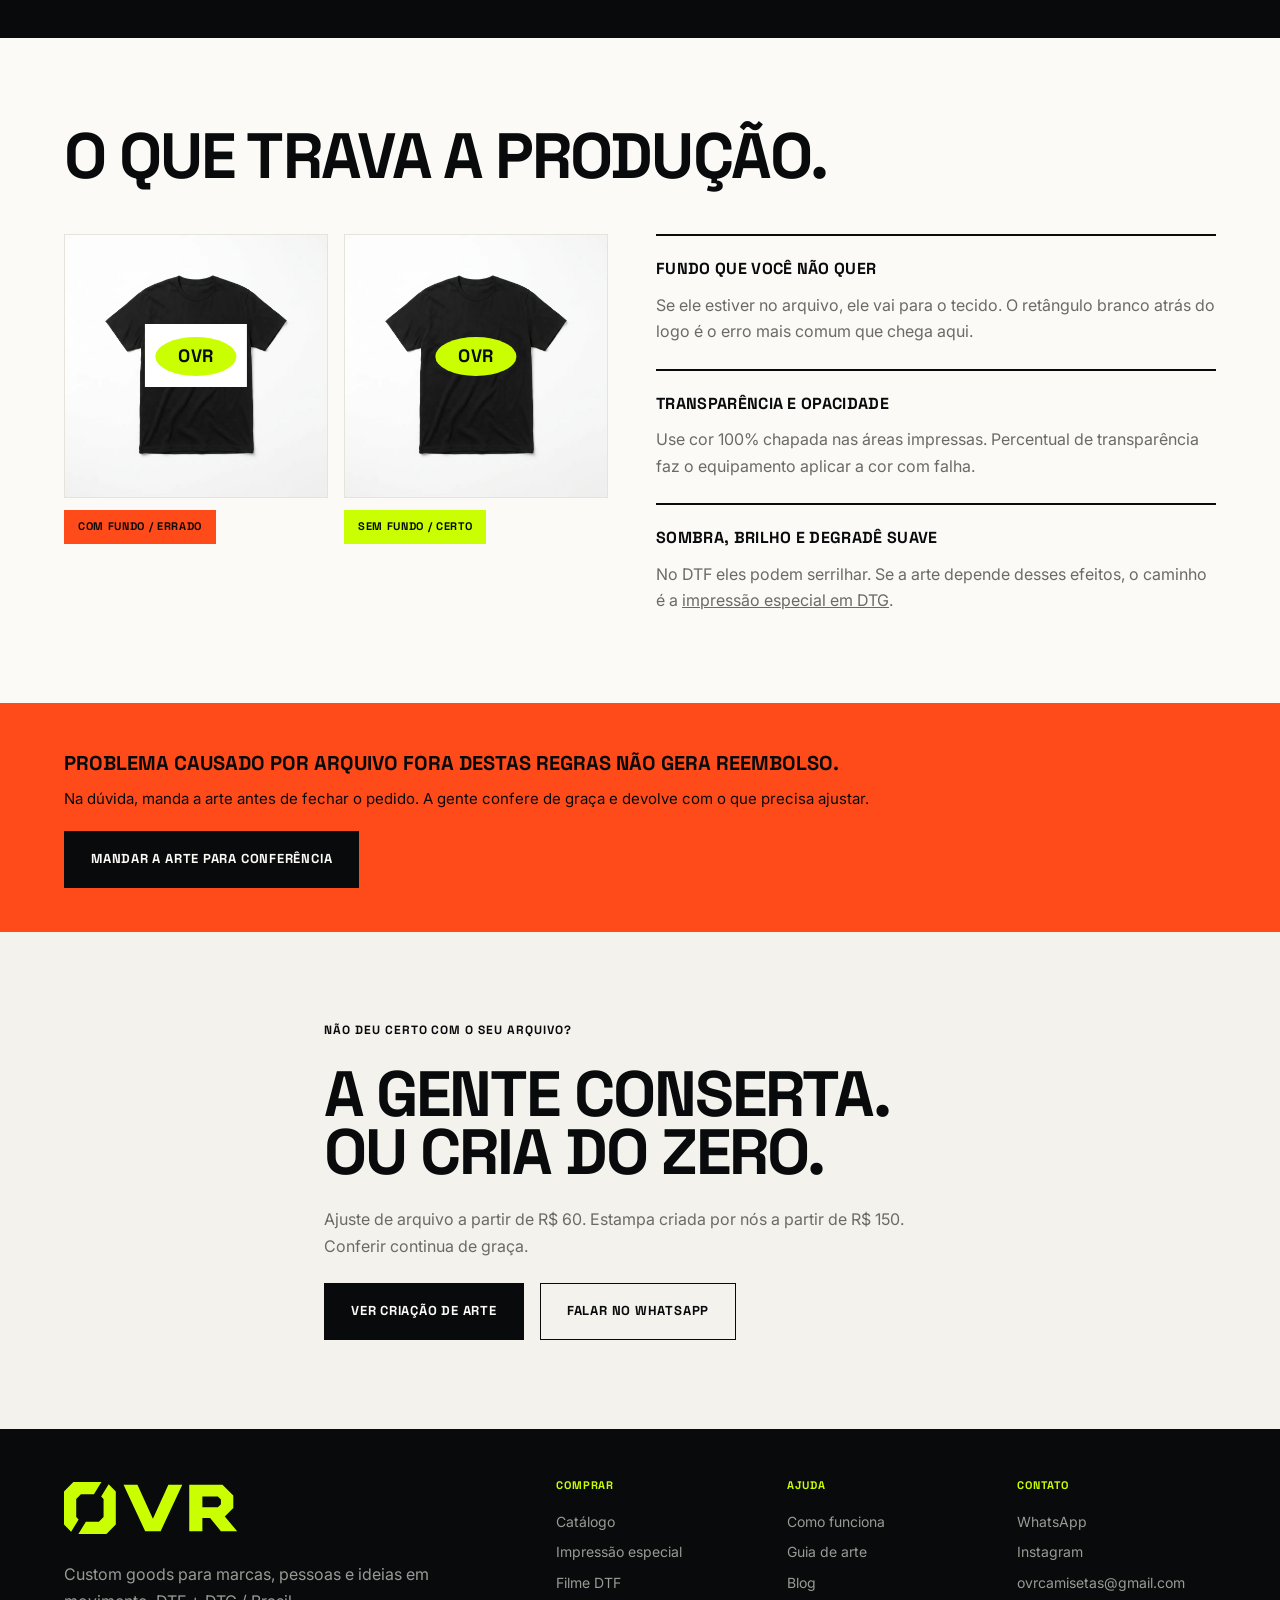
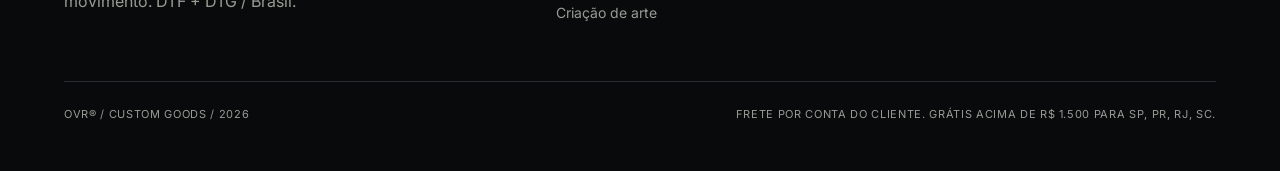
<file: guia-de-arte.html>
<!doctype html>
<html lang="pt-BR">
<head>
<meta charset="utf-8">
<meta name="viewport" content="width=device-width, initial-scale=1">
<title>Guia de arte · OVR</title>
<meta name="description" content="Como preparar a arte para a estampa sair certa: formato, resolução, cor e os erros que travam a producao.">
<link rel="icon" href="assets/img/marca/favicon.svg" type="image/svg+xml">
<link rel="preconnect" href="https://fonts.googleapis.com">
<link rel="preconnect" href="https://fonts.gstatic.com" crossorigin>
<link href="https://fonts.googleapis.com/css2?family=Space+Grotesk:wght@700&family=Inter:wght@400;500&display=swap" rel="stylesheet">
<link rel="stylesheet" href="assets/css/ovr.css?v=67">

<meta property="og:type" content="website">
<meta property="og:site_name" content="OVR">
<meta property="og:locale" content="pt_BR">
<meta property="og:title" content="Guia de arte · OVR">
<meta property="og:description" content="Como preparar a arte para a estampa sair certa: formato, resolução, cor e os erros que travam a producao.">
<meta property="og:url" content="https://ovrcamisetas.com.br/guia-de-arte.html">
<meta property="og:image" content="https://ovrcamisetas.com.br/assets/img/marca/og.jpg">
<meta property="og:image:width" content="1200">
<meta property="og:image:height" content="630">
<meta name="twitter:card" content="summary_large_image">
<meta name="theme-color" content="#090a0c">
<link rel="canonical" href="https://ovrcamisetas.com.br/guia-de-arte.html">
</head>
<body>
<a class="pular" href="#conteudo">Pular para o conteúdo</a>

<div class="faixa-aviso">
  Estampa frente inclusa / A partir de 1 peça / Frete grátis acima de <span data-frete-gratis></span>
</div>

<header class="nav">
  <div class="envelope nav__interno">
    <a class="nav__marca" href="index.html" aria-label="OVR, página inicial"><img src="assets/img/marca/wordmark-negative.svg" alt="OVR"></a>
    <nav class="nav__links" aria-label="Principal">
      <a href="catalogo.html">Catálogo</a>
      <a href="como-funciona.html">Como funciona</a>
      <a href="index.html#atacado">Atacado</a>
      <a href="impressao-especial.html">Impressão especial</a>
      <a href="filme-dtf.html">Filme DTF</a>
      <a href="criacao-de-arte.html">Criação de arte</a>
      <a href="https://blog.ovrcamisetas.com.br/">Blog</a>
    </nav>
    <a class="btn btn--contorno nav__conta" data-conta-link href="entrar.html" hidden>Entrar</a>
    <a class="nav__cesta" href="carrinho.html" aria-label="Seu pedido">
      <svg width="19" height="19" viewBox="0 0 20 20" fill="none" aria-hidden="true">
        <path d="M3 6h14l-1.2 9.4a1.6 1.6 0 0 1-1.6 1.4H5.8a1.6 1.6 0 0 1-1.6-1.4L3 6Z" stroke="currentColor" stroke-width="1.5" stroke-linejoin="round"/>
        <path d="M7 6V4.8a3 3 0 0 1 6 0V6" stroke="currentColor" stroke-width="1.5" stroke-linecap="round"/>
      </svg>
      <span class="nav__cesta__n" data-carrinho-n hidden>0</span>
    </a>
    <a class="btn btn--volt nav__acao" data-zap="Oi! Quero montar um pedido na OVR.">Falar agora</a>
    <button class="nav__menu" data-menu-abrir aria-label="Abrir menu">Menu
      <svg width="18" height="18" viewBox="0 0 18 18" fill="none" aria-hidden="true"><path d="M2 5h14M2 12h14" stroke="currentColor" stroke-width="1.75" stroke-linecap="round"/></svg>
    </button>
  </div>
</header>

<div class="menu" data-menu aria-hidden="true" role="dialog" aria-label="Menu">
  <div class="menu__topo">
    <img src="assets/img/marca/wordmark-negative.svg" alt="OVR">
    <button data-menu-fechar aria-label="Fechar menu"><svg width="24" height="24" viewBox="0 0 24 24" fill="none"><path d="M6 6l12 12M18 6L6 18" stroke="#FBFAF6" stroke-width="1.75" stroke-linecap="round"/></svg></button>
  </div>
  <nav class="menu__itens">
    <a href="catalogo.html"><strong>Catálogo</strong><span>Bases em DTF</span></a>
    <a href="como-funciona.html"><strong>Como funciona</strong><span>Da arte à caixa em quatro passos</span></a>
    <a href="index.html#atacado"><strong>Atacado</strong><span>Preço por faixa, sem negociar</span></a>
    <a href="impressao-especial.html"><strong>Impressão especial</strong><span>DTG, para foto e degradê fino</span></a>
    <a href="filme-dtf.html"><strong>Filme DTF</strong><span>Só o filme, para quem já tem prensa</span></a>
    <a href="criacao-de-arte.html"><strong>Criação de arte</strong><span>Não tem estampa? A gente cria</span></a>
    <a href="https://blog.ovrcamisetas.com.br/"><strong>Blog</strong><span>O que decide o preço e o acabamento</span></a>
    <a href="entrar.html" data-conta-link-menu><strong>Minha conta</strong><span>Endereço salvo e histórico de pedidos</span></a>
    <a href="carrinho.html"><strong>Seu pedido</strong><span>Conferir e enviar</span></a>
  </nav>
  <div class="menu__rodape">
    <a class="btn btn--volt btn--cheio" data-zap="Oi! Quero montar um pedido na OVR.">Falar no WhatsApp</a>
    <p class="t-corpo" style="font-size:12px">Frete por conta do cliente. Grátis acima de <span data-frete-gratis></span>.</p>
  </div>
</div>

<main id="conteudo" tabindex="-1">

  <section class="inverso" style="padding-block:clamp(48px,6vw,88px)">
    <div class="envelope pilha-16">
      <p class="t-etiqueta volt">Leia antes de enviar / 2 minutos</p>
      <h1 class="t-display">Guia de arte.</h1>
      <p class="t-corpo-g" style="max-width:58ch">A estampa sai igual ao arquivo que você mandar. São quatro pontos que decidem se ela vai sair bem, e todos estão do seu lado antes do envio.</p>
    </div>
  </section>

  <section class="secao">
    <div class="envelope">
      <div class="cabecalho-secao"><h2 class="t-h1">O arquivo.</h2></div>
      <div class="passos">
        <div class="passo"><span class="passo__n">01</span><h3>Formato</h3><p class="t-corpo" style="font-size:14px">PNG ou TIFF, sempre com fundo transparente. JPG não vai para produção.</p></div>
        <div class="passo"><span class="passo__n">02</span><h3>Resolução</h3><p class="t-corpo" style="font-size:14px">300 DPI no tamanho final da estampa. Abaixo disso a peça sai serrilhada e a fidelidade não é garantida.</p></div>
        <div class="passo"><span class="passo__n">03</span><h3>Escala</h3><p class="t-corpo" style="font-size:14px">Monte a arte no tamanho real de impressão. Ampliar um arquivo pequeno depois só perde qualidade.</p></div>
        <div class="passo"><span class="passo__n">04</span><h3>Tipografia</h3><p class="t-corpo" style="font-size:14px">Fontes convertidas em curvas. Texto abaixo de 48 pt e traço abaixo de 3 pt podem falhar na aplicação.</p></div>
      </div>
    </div>
  </section>

  <section class="secao inverso">
    <div class="envelope">
      <div class="cabecalho-secao">
        <h2 class="t-h1">A tela mente.</h2>
        <p class="t-corpo" style="max-width:70ch">A impressão trabalha em CMYK. Neon de ciano, verde e vermelho existem no monitor e não existem na tinta. Se a arte chegar em RGB, a conversão acontece do nosso lado e o resultado pode não ser o que você aprovou na tela. Manda em CMYK que a decisão continua sendo sua.</p>
      </div>
      <div class="comparador">
        <div class="par"><div class="par__barras"><i style="background:#00ffff"></i><i style="background:#26adcc"></i></div><div class="par__legenda"><span>Ciano neon na tela</span><span>O que sai na peça</span></div></div>
        <div class="par"><div class="par__barras"><i style="background:#38ff14"></i><i style="background:#5cb84a"></i></div><div class="par__legenda"><span>Verde neon na tela</span><span>O que sai na peça</span></div></div>
        <div class="par"><div class="par__barras"><i style="background:#ff261a"></i><i style="background:#cc4033"></i></div><div class="par__legenda"><span>Vermelho neon na tela</span><span>O que sai na peça</span></div></div>
      </div>
      <p class="t-corpo" style="margin-top:28px">Sobe a saturação no limite da arte. Cor apagada no arquivo sai mais apagada ainda no tecido.</p>
    </div>
  </section>

  <section class="secao">
    <div class="envelope">
      <div class="cabecalho-secao"><h2 class="t-h1">O que trava a produção.</h2></div>
      <div class="atacado">
        <div class="exemplos">
          <div class="exemplo">
            <div class="exemplo__peca"><img src="assets/img/pecas/basica-preta.webp" alt="Camiseta com fundo branco atrás do logo"><div class="exemplo__fundo"></div><div class="exemplo__arte">OVR</div></div>
            <span class="exemplo__tag exemplo__tag--erro">Com fundo / errado</span>
          </div>
          <div class="exemplo">
            <div class="exemplo__peca"><img src="assets/img/pecas/basica-preta.webp" alt="Camiseta com a arte sem fundo"><div class="exemplo__arte">OVR</div></div>
            <span class="exemplo__tag exemplo__tag--ok">Sem fundo / certo</span>
          </div>
        </div>
        <div class="pilha-24">
          <div class="vantagem" style="border-top-color:var(--ink-950)"><h3>Fundo que você não quer</h3><p class="t-corpo">Se ele estiver no arquivo, ele vai para o tecido. O retângulo branco atrás do logo é o erro mais comum que chega aqui.</p></div>
          <div class="vantagem" style="border-top-color:var(--ink-950)"><h3>Transparência e opacidade</h3><p class="t-corpo">Use cor 100% chapada nas áreas impressas. Percentual de transparência faz o equipamento aplicar a cor com falha.</p></div>
          <div class="vantagem" style="border-top-color:var(--ink-950)"><h3>Sombra, brilho e degradê suave</h3><p class="t-corpo">No DTF eles podem serrilhar. Se a arte depende desses efeitos, o caminho é a <a href="impressao-especial.html" style="text-decoration:underline">impressão especial em DTG</a>.</p></div>
        </div>
      </div>
    </div>
  </section>

  <section style="background:var(--ember-500); color:var(--ink-950); padding-block:44px">
    <div class="envelope pilha-8">
      <p style="font-family:var(--fonte-titulo); font-weight:700; font-size:clamp(16px,2vw,20px); text-transform:uppercase">Problema causado por arquivo fora destas regras não gera reembolso.</p>
      <p style="font-size:15px">Na dúvida, manda a arte antes de fechar o pedido. A gente confere de graça e devolve com o que precisa ajustar.</p>
      <div style="margin-top:12px"><a class="btn btn--ink" data-zap="Oi! Queria que voces conferissem minha arte antes de eu fechar o pedido.">Mandar a arte para conferência</a></div>
    </div>
  </section>


  <section class="secao superficie">
    <div class="envelope pilha-24" style="max-width:760px">
      <p class="t-etiqueta">Não deu certo com o seu arquivo?</p>
      <h2 class="t-h1">A gente conserta. Ou cria do zero.</h2>
      <p class="t-corpo">Ajuste de arquivo a partir de R$ 60. Estampa criada por nós a partir de R$ 150. Conferir continua de graça.</p>
      <div class="linha">
        <a class="btn btn--ink" href="criacao-de-arte.html">Ver criação de arte</a>
        <a class="btn btn--linha" data-zap="Oi! Minha arte não está nas regras do guia. Podem me ajudar?">Falar no WhatsApp</a>
      </div>
    </div>
  </section>

</main>

<footer class="rodape">
  <div class="envelope">
    <div class="rodape__grade">
      <div class="rodape__marca">
        <img src="assets/img/marca/wordmark-accent.svg" alt="OVR">
        <p class="t-corpo" style="max-width:38ch">Custom goods para marcas, pessoas e ideias em movimento. DTF + DTG / Brasil.</p>
      </div>
      <div><h4>Comprar</h4><ul>
        <li><a href="catalogo.html">Catálogo</a></li>
        <li><a href="impressao-especial.html">Impressão especial</a></li>
        <li><a href="filme-dtf.html">Filme DTF</a></li>
        <li><a href="criacao-de-arte.html">Criação de arte</a></li>
      </ul></div>
      <div><h4>Ajuda</h4><ul>
        <li><a href="como-funciona.html">Como funciona</a></li>
        <li><a href="guia-de-arte.html">Guia de arte</a></li>
        <li><a href="https://blog.ovrcamisetas.com.br/">Blog</a></li>
      </ul></div>
      <div><h4>Contato</h4><ul>
        <li><a data-zap="Oi! Vim pelo site da OVR.">WhatsApp</a></li>
        <li><a data-instagram>Instagram</a></li>
        <li><a data-email="texto"></a></li>
      </ul></div>
    </div>
    <div class="rodape__fim">
      <p class="t-meta">OVR® / Custom goods / <span data-ano></span></p>
      <p class="t-meta">Frete por conta do cliente. Grátis acima de <span data-frete-gratis></span>.</p>
    </div>
  </div>
</footer>

<script src="assets/js/config.js?v=67"></script>
<script src="assets/js/preco.js?v=67"></script>
<script src="assets/js/app.js?v=67"></script>
<script src="assets/js/conta.js?v=67"></script>
<script src="assets/js/carrinho.js?v=67"></script>

</body>
</html>
</file>
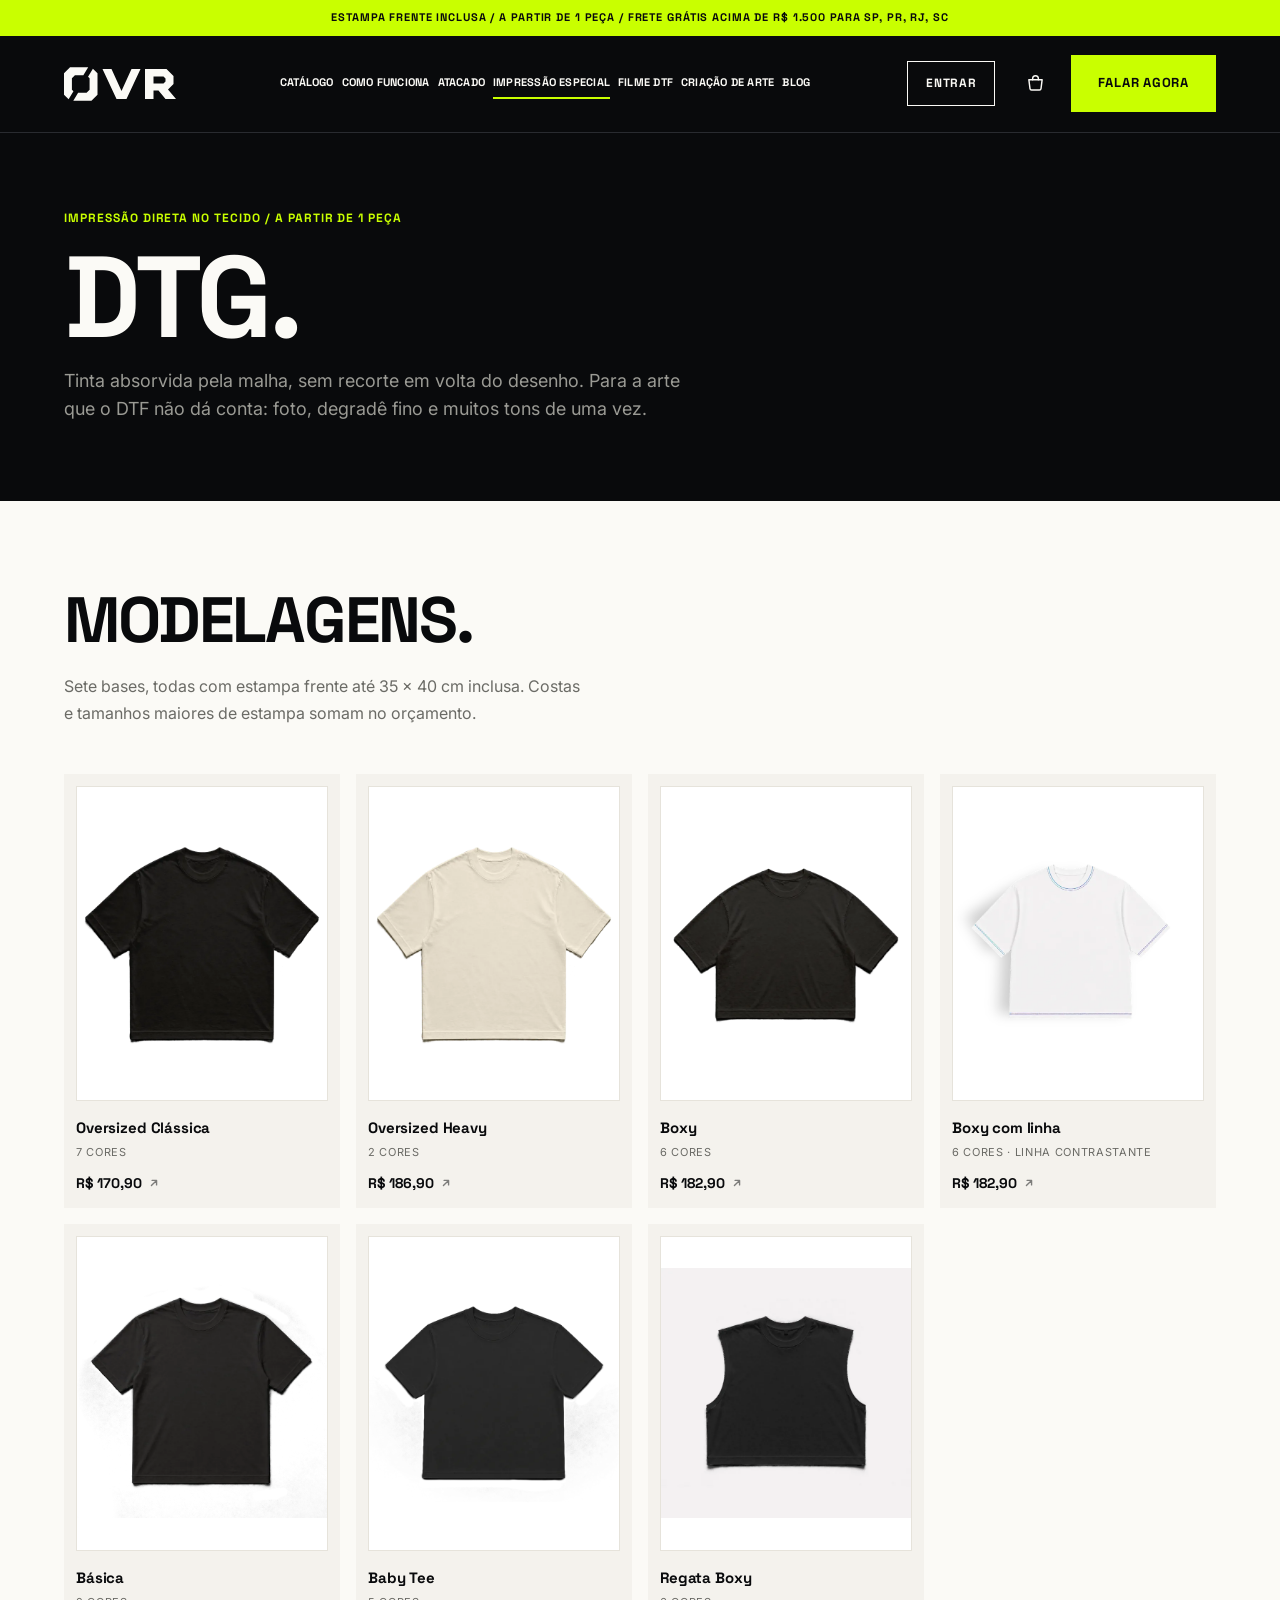
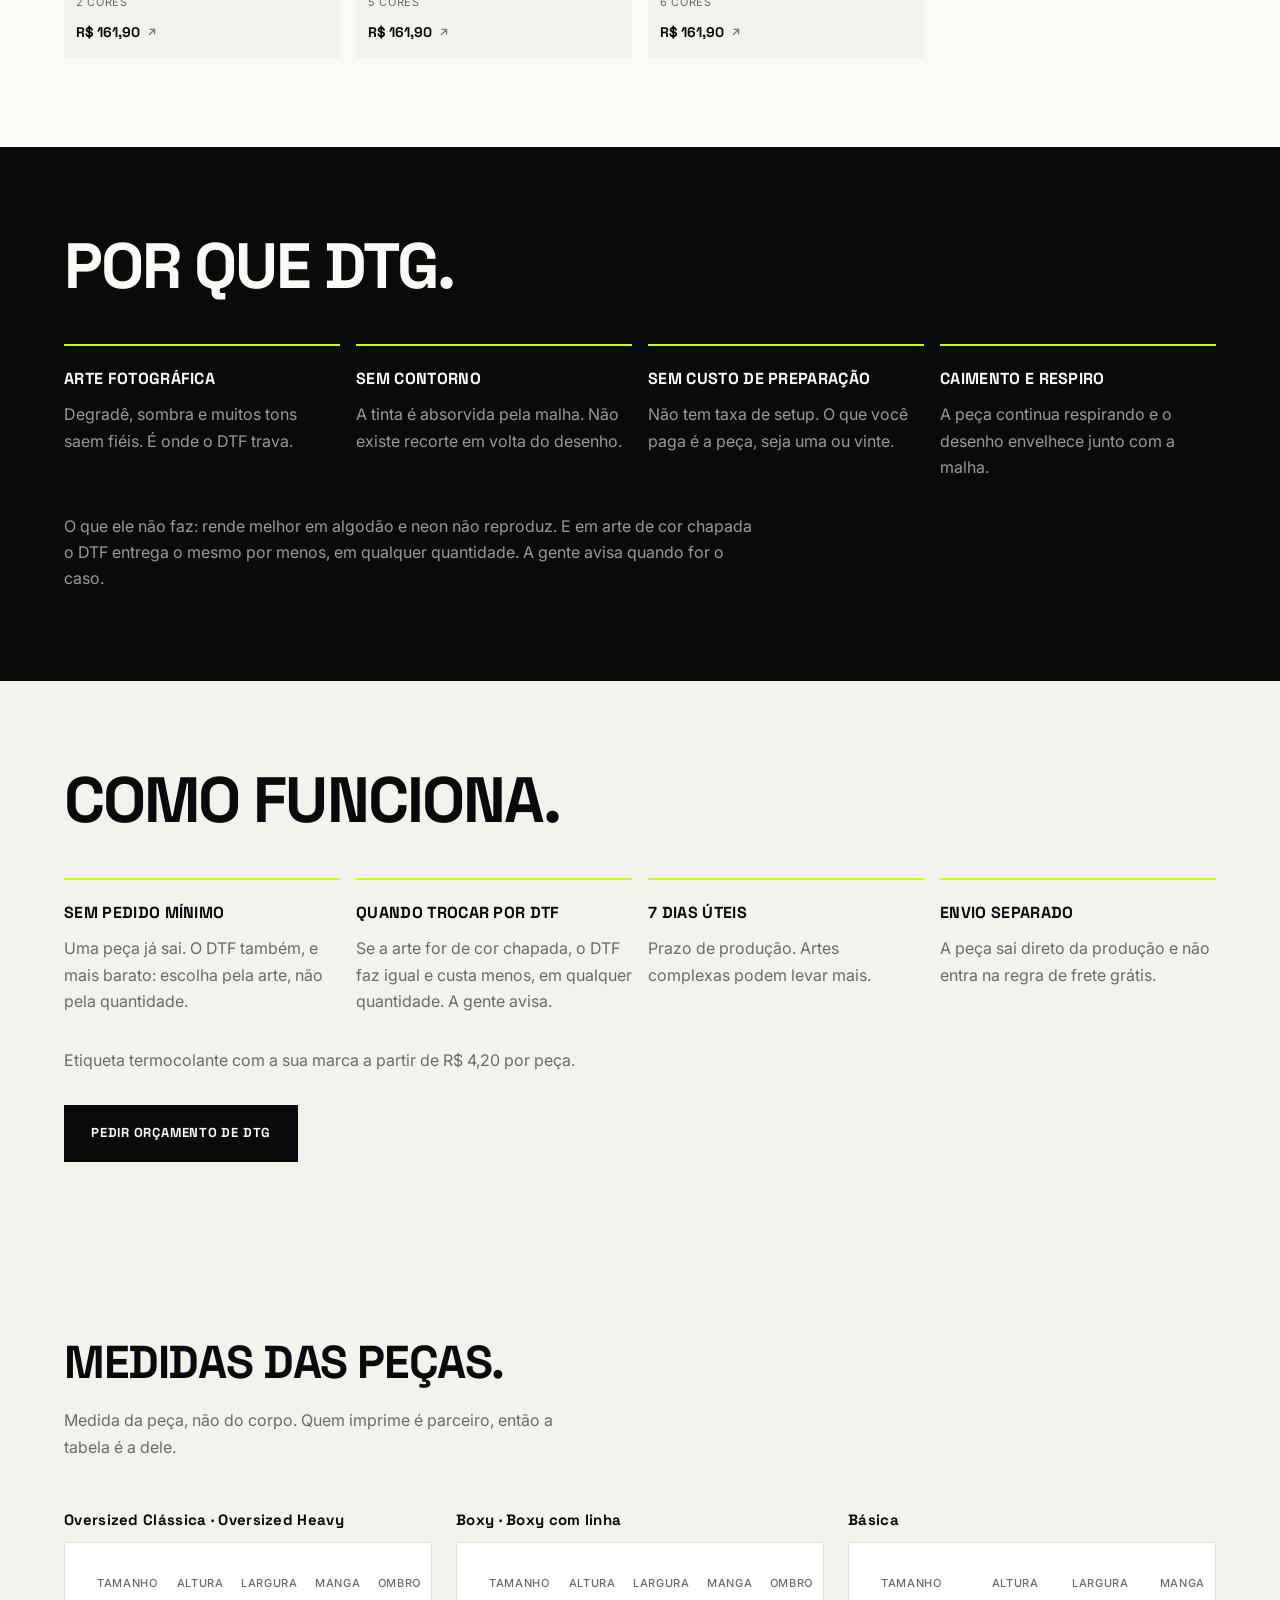
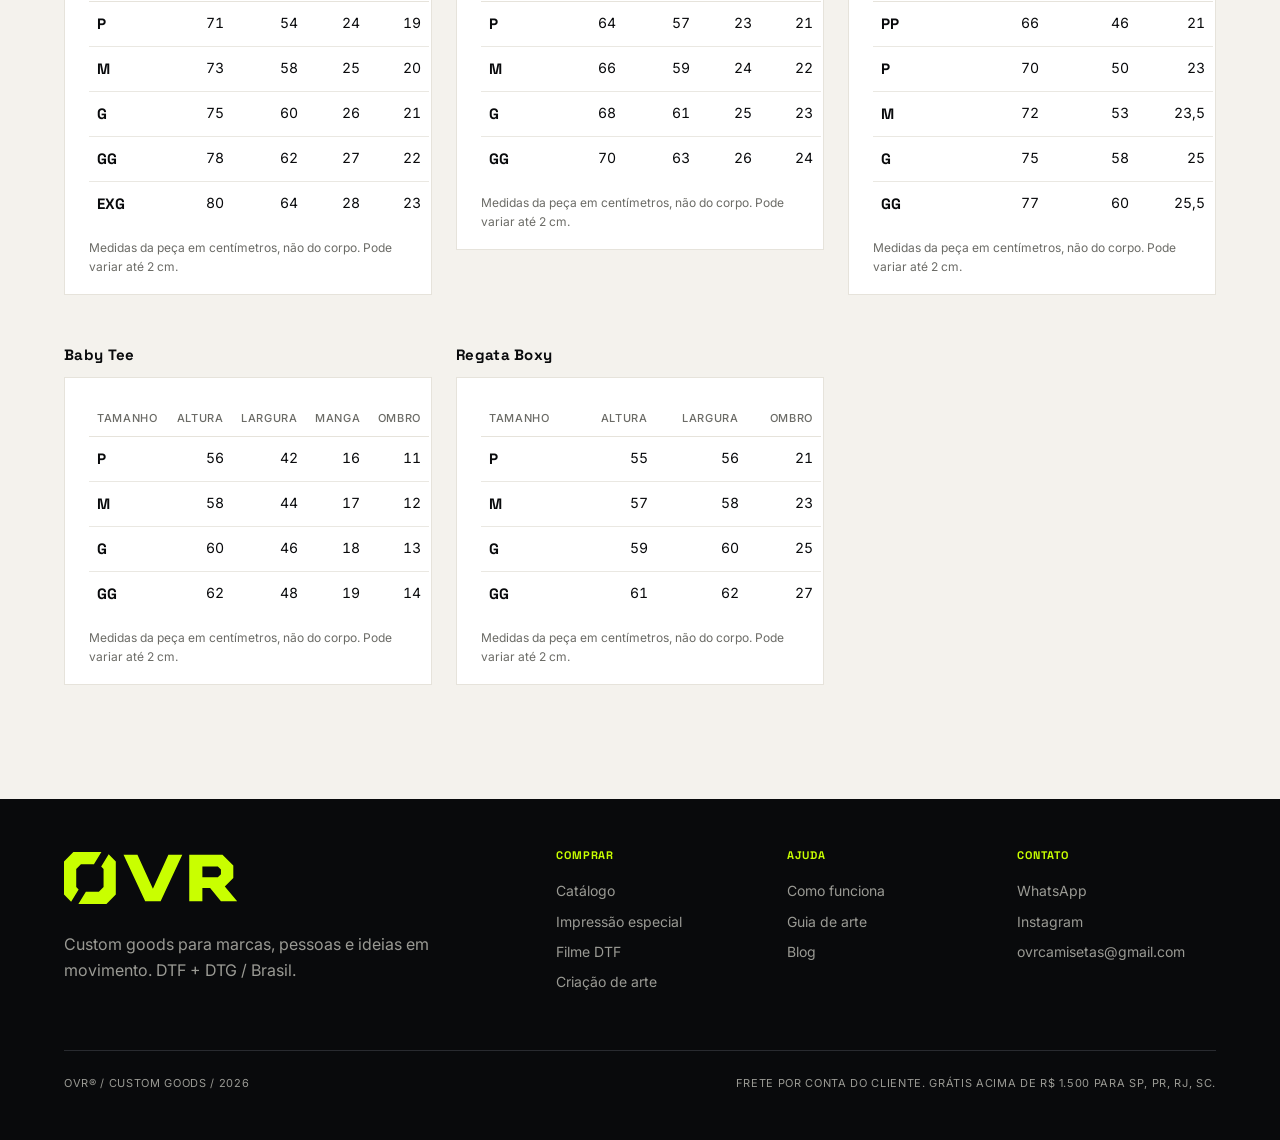
<file: impressao-especial.html>
<!doctype html>
<html lang="pt-BR">
<head>
<meta charset="utf-8">
<meta name="viewport" content="width=device-width, initial-scale=1">
<title>Impressão especial DTG · OVR</title>
<meta name="description" content="Impressão direta no tecido para arte fotográfica, degradê fino e muitos tons de uma vez.">
<link rel="icon" href="assets/img/marca/favicon.svg" type="image/svg+xml">
<link rel="preconnect" href="https://fonts.googleapis.com">
<link rel="preconnect" href="https://fonts.gstatic.com" crossorigin>
<link href="https://fonts.googleapis.com/css2?family=Space+Grotesk:wght@700&family=Inter:wght@400;500&display=swap" rel="stylesheet">
<link rel="stylesheet" href="assets/css/ovr.css?v=67">

<meta property="og:type" content="website">
<meta property="og:site_name" content="OVR">
<meta property="og:locale" content="pt_BR">
<meta property="og:title" content="Impressão especial DTG · OVR">
<meta property="og:description" content="Impressão direta no tecido para arte fotográfica, degradê fino e muitos tons de uma vez.">
<meta property="og:url" content="https://ovrcamisetas.com.br/impressao-especial.html">
<meta property="og:image" content="https://ovrcamisetas.com.br/assets/img/marca/og.jpg">
<meta property="og:image:width" content="1200">
<meta property="og:image:height" content="630">
<meta name="twitter:card" content="summary_large_image">
<meta name="theme-color" content="#090a0c">
<link rel="canonical" href="https://ovrcamisetas.com.br/impressao-especial.html">
</head>
<body>
<a class="pular" href="#conteudo">Pular para o conteúdo</a>

<div class="faixa-aviso">
  Estampa frente inclusa / A partir de 1 peça / Frete grátis acima de <span data-frete-gratis></span>
</div>

<header class="nav">
  <div class="envelope nav__interno">
    <a class="nav__marca" href="index.html" aria-label="OVR, página inicial"><img src="assets/img/marca/wordmark-negative.svg" alt="OVR"></a>
    <nav class="nav__links" aria-label="Principal">
      <a href="catalogo.html">Catálogo</a>
      <a href="como-funciona.html">Como funciona</a>
      <a href="index.html#atacado">Atacado</a>
      <a href="impressao-especial.html">Impressão especial</a>
      <a href="filme-dtf.html">Filme DTF</a>
      <a href="criacao-de-arte.html">Criação de arte</a>
      <a href="https://blog.ovrcamisetas.com.br/">Blog</a>
    </nav>
    <a class="btn btn--contorno nav__conta" data-conta-link href="entrar.html" hidden>Entrar</a>
    <a class="nav__cesta" href="carrinho.html" aria-label="Seu pedido">
      <svg width="19" height="19" viewBox="0 0 20 20" fill="none" aria-hidden="true">
        <path d="M3 6h14l-1.2 9.4a1.6 1.6 0 0 1-1.6 1.4H5.8a1.6 1.6 0 0 1-1.6-1.4L3 6Z" stroke="currentColor" stroke-width="1.5" stroke-linejoin="round"/>
        <path d="M7 6V4.8a3 3 0 0 1 6 0V6" stroke="currentColor" stroke-width="1.5" stroke-linecap="round"/>
      </svg>
      <span class="nav__cesta__n" data-carrinho-n hidden>0</span>
    </a>
    <a class="btn btn--volt nav__acao" data-zap="Oi! Quero montar um pedido na OVR.">Falar agora</a>
    <button class="nav__menu" data-menu-abrir aria-label="Abrir menu">Menu
      <svg width="18" height="18" viewBox="0 0 18 18" fill="none" aria-hidden="true"><path d="M2 5h14M2 12h14" stroke="currentColor" stroke-width="1.75" stroke-linecap="round"/></svg>
    </button>
  </div>
</header>

<div class="menu" data-menu aria-hidden="true" role="dialog" aria-label="Menu">
  <div class="menu__topo">
    <img src="assets/img/marca/wordmark-negative.svg" alt="OVR">
    <button data-menu-fechar aria-label="Fechar menu"><svg width="24" height="24" viewBox="0 0 24 24" fill="none"><path d="M6 6l12 12M18 6L6 18" stroke="#FBFAF6" stroke-width="1.75" stroke-linecap="round"/></svg></button>
  </div>
  <nav class="menu__itens">
    <a href="catalogo.html"><strong>Catálogo</strong><span>Bases em DTF</span></a>
    <a href="como-funciona.html"><strong>Como funciona</strong><span>Da arte à caixa em quatro passos</span></a>
    <a href="index.html#atacado"><strong>Atacado</strong><span>Preço por faixa, sem negociar</span></a>
    <a href="impressao-especial.html"><strong>Impressão especial</strong><span>DTG, para foto e degradê fino</span></a>
    <a href="filme-dtf.html"><strong>Filme DTF</strong><span>Só o filme, para quem já tem prensa</span></a>
    <a href="criacao-de-arte.html"><strong>Criação de arte</strong><span>Não tem estampa? A gente cria</span></a>
    <a href="https://blog.ovrcamisetas.com.br/"><strong>Blog</strong><span>O que decide o preço e o acabamento</span></a>
    <a href="entrar.html" data-conta-link-menu><strong>Minha conta</strong><span>Endereço salvo e histórico de pedidos</span></a>
    <a href="carrinho.html"><strong>Seu pedido</strong><span>Conferir e enviar</span></a>
  </nav>
  <div class="menu__rodape">
    <a class="btn btn--volt btn--cheio" data-zap="Oi! Quero montar um pedido na OVR.">Falar no WhatsApp</a>
    <p class="t-corpo" style="font-size:12px">Frete por conta do cliente. Grátis acima de <span data-frete-gratis></span>.</p>
  </div>
</div>

<main id="conteudo" tabindex="-1">

  <section class="inverso" style="padding-block:clamp(48px,6vw,88px)">
    <div class="envelope pilha-16">
      <p class="t-etiqueta volt">Impressão direta no tecido / A partir de 1 peça</p>
      <h1 class="t-display" style="font-size:clamp(56px,9vw,120px)">DTG.</h1>
      <p class="t-corpo-g" style="max-width:56ch">Tinta absorvida pela malha, sem recorte em volta do desenho. Para a arte que o DTF não dá conta: foto, degradê fino e muitos tons de uma vez.</p>
    </div>
  </section>

  <section class="secao">
    <div class="envelope">
      <div class="cabecalho-secao">
        <h2 class="t-h1">Modelagens.</h2>
        <p class="t-corpo">Sete bases, todas com estampa frente até 35 × 40 cm inclusa. Costas e tamanhos maiores de estampa somam no orçamento.</p>
      </div>
      <div class="grade-produtos" data-modelagens></div>
    </div>
  </section>

  <section class="secao inverso">
    <div class="envelope">
      <div class="cabecalho-secao"><h2 class="t-h1">Por que DTG.</h2></div>
      <div class="vantagens">
        <div class="vantagem"><h3>Arte fotográfica</h3><p class="t-corpo">Degradê, sombra e muitos tons saem fiéis. É onde o DTF trava.</p></div>
        <div class="vantagem"><h3>Sem contorno</h3><p class="t-corpo">A tinta é absorvida pela malha. Não existe recorte em volta do desenho.</p></div>
        <div class="vantagem"><h3>Sem custo de preparação</h3><p class="t-corpo">Não tem taxa de setup. O que você paga é a peça, seja uma ou vinte.</p></div>
        <div class="vantagem"><h3>Caimento e respiro</h3><p class="t-corpo">A peça continua respirando e o desenho envelhece junto com a malha.</p></div>
      </div>
      <p class="t-corpo" style="margin-top:32px; max-width:70ch">O que ele não faz: rende melhor em algodão e neon não reproduz. E em arte de cor chapada o DTF entrega o mesmo por menos, em qualquer quantidade. A gente avisa quando for o caso.</p>
    </div>
  </section>

  <section class="secao superficie">
    <div class="envelope">
      <div class="cabecalho-secao"><h2 class="t-h1">Como funciona.</h2></div>
      <div class="vantagens">
        <div class="vantagem"><h3>Sem pedido mínimo</h3><p class="t-corpo">Uma peça já sai. O DTF também, e mais barato: escolha pela arte, não pela quantidade.</p></div>
        <div class="vantagem"><h3>Quando trocar por DTF</h3><p class="t-corpo">Se a arte for de cor chapada, o DTF faz igual e custa menos, em qualquer quantidade. A gente avisa.</p></div>
        <div class="vantagem"><h3>7 dias úteis</h3><p class="t-corpo">Prazo de produção. Artes complexas podem levar mais.</p></div>
        <div class="vantagem"><h3>Envio separado</h3><p class="t-corpo">A peça sai direto da produção e não entra na regra de frete grátis.</p></div>
      </div>
      <p class="t-corpo" style="margin-top:32px">Etiqueta termocolante com a sua marca a partir de <span data-etiqueta></span> por peça.</p>
      <div style="margin-top:32px"><a class="btn btn--ink" data-zap="Oi! Quero um orçamento de impressão especial (DTG) na OVR.">Pedir orçamento de DTG</a></div>
    </div>
  </section>


  <section class="secao superficie">
    <div class="envelope">
      <div class="cabecalho-secao">
        <h2 class="t-h2">Medidas das peças.</h2>
        <p class="t-corpo">Medida da peça, não do corpo. Quem imprime é parceiro, então a tabela é a dele.</p>
      </div>
      <div class="medidas-dtg" data-medidas-dtg></div>
    </div>
  </section>

</main>

<footer class="rodape">
  <div class="envelope">
    <div class="rodape__grade">
      <div class="rodape__marca">
        <img src="assets/img/marca/wordmark-accent.svg" alt="OVR">
        <p class="t-corpo" style="max-width:38ch">Custom goods para marcas, pessoas e ideias em movimento. DTF + DTG / Brasil.</p>
      </div>
      <div><h4>Comprar</h4><ul>
        <li><a href="catalogo.html">Catálogo</a></li>
        <li><a href="impressao-especial.html">Impressão especial</a></li>
        <li><a href="filme-dtf.html">Filme DTF</a></li>
        <li><a href="criacao-de-arte.html">Criação de arte</a></li>
      </ul></div>
      <div><h4>Ajuda</h4><ul>
        <li><a href="como-funciona.html">Como funciona</a></li>
        <li><a href="guia-de-arte.html">Guia de arte</a></li>
        <li><a href="https://blog.ovrcamisetas.com.br/">Blog</a></li>
      </ul></div>
      <div><h4>Contato</h4><ul>
        <li><a data-zap="Oi! Vim pelo site da OVR.">WhatsApp</a></li>
        <li><a data-instagram>Instagram</a></li>
        <li><a data-email="texto"></a></li>
      </ul></div>
    </div>
    <div class="rodape__fim">
      <p class="t-meta">OVR® / Custom goods / <span data-ano></span></p>
      <p class="t-meta">Frete por conta do cliente. Grátis acima de <span data-frete-gratis></span>.</p>
    </div>
  </div>
</footer>

<script src="assets/js/config.js?v=67"></script>
<script src="assets/js/preco.js?v=67"></script>
<script src="assets/js/app.js?v=67"></script>
<script src="assets/js/conta.js?v=67"></script>
<script src="assets/js/carrinho.js?v=67"></script>
<script src="assets/js/dtg.js?v=67"></script>
</body>
</html>
</file>
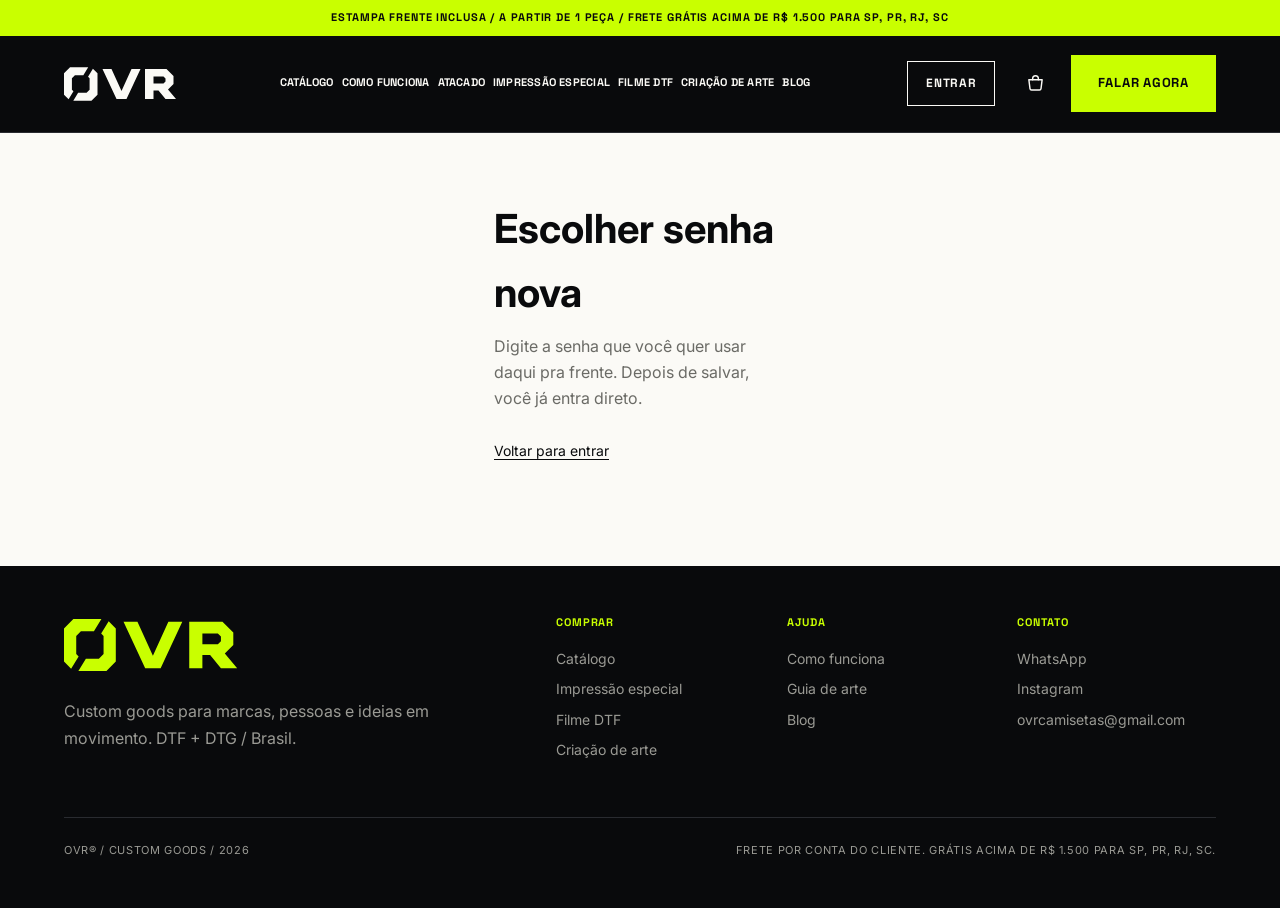
<file: nova-senha.html>
<!doctype html>
<html lang="pt-BR">
<head>
<meta charset="utf-8">
<meta name="viewport" content="width=device-width, initial-scale=1">
<title>Escolher senha nova · OVR</title>
<meta name="description" content="Escolha uma senha nova para a sua conta na OVR.">
<link rel="icon" href="assets/img/marca/favicon.svg" type="image/svg+xml">
<link rel="preconnect" href="https://fonts.googleapis.com">
<link rel="preconnect" href="https://fonts.gstatic.com" crossorigin>
<link href="https://fonts.googleapis.com/css2?family=Space+Grotesk:wght@700&family=Inter:wght@400;500&display=swap" rel="stylesheet">
<link rel="stylesheet" href="assets/css/ovr.css?v=67">

<meta property="og:type" content="website">
<meta property="og:site_name" content="OVR">
<meta property="og:locale" content="pt_BR">
<meta property="og:title" content="Escolher senha nova · OVR">
<meta property="og:description" content="Escolha uma senha nova para a sua conta na OVR.">
<meta property="og:url" content="https://ovrcamisetas.com.br/nova-senha.html">
<meta property="og:image" content="https://ovrcamisetas.com.br/assets/img/marca/og.jpg">
<meta property="og:image:width" content="1200">
<meta property="og:image:height" content="630">
<meta name="twitter:card" content="summary_large_image">
<meta name="robots" content="noindex,nofollow">
<meta name="theme-color" content="#090a0c">
<link rel="canonical" href="https://ovrcamisetas.com.br/nova-senha.html">
</head>
<body>
<a class="pular" href="#conteudo">Pular para o conteúdo</a>

<div class="faixa-aviso">
  Estampa frente inclusa / A partir de 1 peça / Frete grátis acima de <span data-frete-gratis></span>
</div>

<header class="nav">
  <div class="envelope nav__interno">
    <a class="nav__marca" href="index.html" aria-label="OVR, página inicial"><img src="assets/img/marca/wordmark-negative.svg" alt="OVR"></a>
    <nav class="nav__links" aria-label="Principal">
      <a href="catalogo.html">Catálogo</a>
      <a href="como-funciona.html">Como funciona</a>
      <a href="index.html#atacado">Atacado</a>
      <a href="impressao-especial.html">Impressão especial</a>
      <a href="filme-dtf.html">Filme DTF</a>
      <a href="criacao-de-arte.html">Criação de arte</a>
      <a href="https://blog.ovrcamisetas.com.br/">Blog</a>
    </nav>
    <a class="btn btn--contorno nav__conta" data-conta-link href="entrar.html" hidden>Entrar</a>
    <a class="nav__cesta" href="carrinho.html" aria-label="Seu pedido">
      <svg width="19" height="19" viewBox="0 0 20 20" fill="none" aria-hidden="true">
        <path d="M3 6h14l-1.2 9.4a1.6 1.6 0 0 1-1.6 1.4H5.8a1.6 1.6 0 0 1-1.6-1.4L3 6Z" stroke="currentColor" stroke-width="1.5" stroke-linejoin="round"/>
        <path d="M7 6V4.8a3 3 0 0 1 6 0V6" stroke="currentColor" stroke-width="1.5" stroke-linecap="round"/>
      </svg>
      <span class="nav__cesta__n" data-carrinho-n hidden>0</span>
    </a>
    <a class="btn btn--volt nav__acao" data-zap="Oi! Quero montar um pedido na OVR.">Falar agora</a>
    <button class="nav__menu" data-menu-abrir aria-label="Abrir menu">Menu
      <svg width="18" height="18" viewBox="0 0 18 18" fill="none" aria-hidden="true"><path d="M2 5h14M2 12h14" stroke="currentColor" stroke-width="1.75" stroke-linecap="round"/></svg>
    </button>
  </div>
</header>

<div class="menu" data-menu aria-hidden="true" role="dialog" aria-label="Menu">
  <div class="menu__topo">
    <img src="assets/img/marca/wordmark-negative.svg" alt="OVR">
    <button data-menu-fechar aria-label="Fechar menu"><svg width="24" height="24" viewBox="0 0 24 24" fill="none"><path d="M6 6l12 12M18 6L6 18" stroke="#FBFAF6" stroke-width="1.75" stroke-linecap="round"/></svg></button>
  </div>
  <nav class="menu__itens">
    <a href="catalogo.html"><strong>Catálogo</strong><span>Bases em DTF</span></a>
    <a href="como-funciona.html"><strong>Como funciona</strong><span>Da arte à caixa em quatro passos</span></a>
    <a href="index.html#atacado"><strong>Atacado</strong><span>Preço por faixa, sem negociar</span></a>
    <a href="impressao-especial.html"><strong>Impressão especial</strong><span>DTG, para foto e degradê fino</span></a>
    <a href="filme-dtf.html"><strong>Filme DTF</strong><span>Só o filme, para quem já tem prensa</span></a>
    <a href="criacao-de-arte.html"><strong>Criação de arte</strong><span>Não tem estampa? A gente cria</span></a>
    <a href="https://blog.ovrcamisetas.com.br/"><strong>Blog</strong><span>O que decide o preço e o acabamento</span></a>
    <a href="entrar.html" data-conta-link-menu><strong>Minha conta</strong><span>Endereço salvo e histórico de pedidos</span></a>
    <a href="carrinho.html"><strong>Seu pedido</strong><span>Conferir e enviar</span></a>
  </nav>
  <div class="menu__rodape">
    <a class="btn btn--volt btn--cheio" data-zap="Oi! Quero montar um pedido na OVR.">Falar no WhatsApp</a>
    <p class="t-corpo" style="font-size:12px">Frete por conta do cliente. Grátis acima de <span data-frete-gratis></span>.</p>
  </div>
</div>

<main id="conteudo" tabindex="-1">
  <section class="conta">
    <div class="envelope conta__caixa">
      <h1 class="t-titulo conta__titulo">Escolher senha nova</h1>
      <p class="t-corpo conta__apoio">Digite a senha que você quer usar daqui pra frente. Depois de salvar, você já entra direto.</p>

      <form class="conta__form" data-form-nova novalidate>
        <label class="campo"><span>Senha nova</span>
          <input name="senha" type="password" autocomplete="new-password" required>
          <em class="t-meta">Pelo menos 8 caracteres.</em></label>
        <label class="campo"><span>Repita a senha</span>
          <input name="senha2" type="password" autocomplete="new-password" required></label>
        <p class="conta__estado" data-estado hidden></p>
        <button class="btn btn--volt btn--cheio" type="submit">Salvar e entrar</button>
      </form>

      <p class="conta__linha"><a href="entrar.html">Voltar para entrar</a></p>
    </div>
  </section>
</main>

<footer class="rodape">
  <div class="envelope">
    <div class="rodape__grade">
      <div class="rodape__marca">
        <img src="assets/img/marca/wordmark-accent.svg" alt="OVR">
        <p class="t-corpo" style="max-width:38ch">Custom goods para marcas, pessoas e ideias em movimento. DTF + DTG / Brasil.</p>
      </div>
      <div><h4>Comprar</h4><ul>
        <li><a href="catalogo.html">Catálogo</a></li>
        <li><a href="impressao-especial.html">Impressão especial</a></li>
        <li><a href="filme-dtf.html">Filme DTF</a></li>
        <li><a href="criacao-de-arte.html">Criação de arte</a></li>
      </ul></div>
      <div><h4>Ajuda</h4><ul>
        <li><a href="como-funciona.html">Como funciona</a></li>
        <li><a href="guia-de-arte.html">Guia de arte</a></li>
        <li><a href="https://blog.ovrcamisetas.com.br/">Blog</a></li>
      </ul></div>
      <div><h4>Contato</h4><ul>
        <li><a data-zap="Oi! Vim pelo site da OVR.">WhatsApp</a></li>
        <li><a data-instagram>Instagram</a></li>
        <li><a data-email="texto"></a></li>
      </ul></div>
    </div>
    <div class="rodape__fim">
      <p class="t-meta">OVR® / Custom goods / <span data-ano></span></p>
      <p class="t-meta">Frete por conta do cliente. Grátis acima de <span data-frete-gratis></span>.</p>
    </div>
  </div>
</footer>

<script src="assets/js/config.js?v=67"></script>
<script src="assets/js/preco.js?v=67"></script>
<script src="assets/js/app.js?v=67"></script>
<script src="assets/js/conta.js?v=67"></script>
<script src="assets/js/tela-conta-comum.js?v=67"></script>
<script src="assets/js/tela-nova-senha.js?v=67"></script>
</body>
</html>
</file>
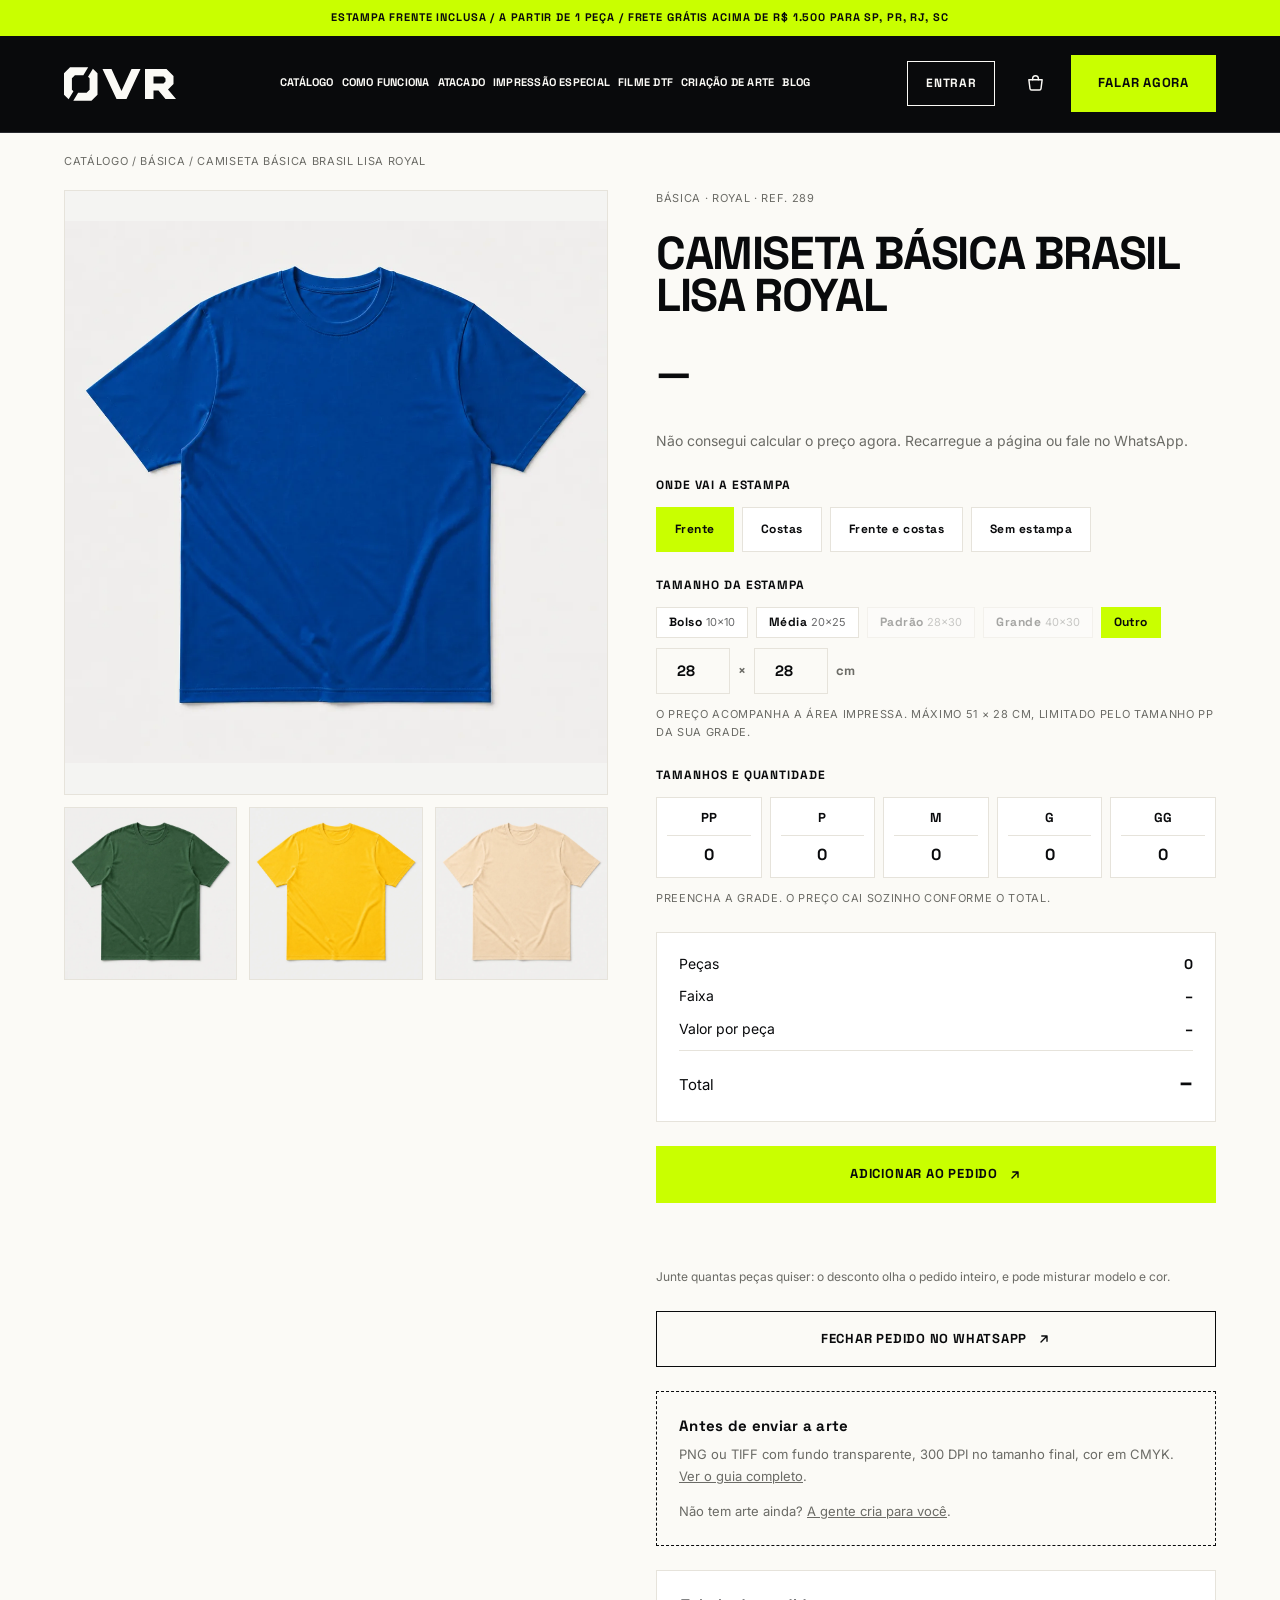
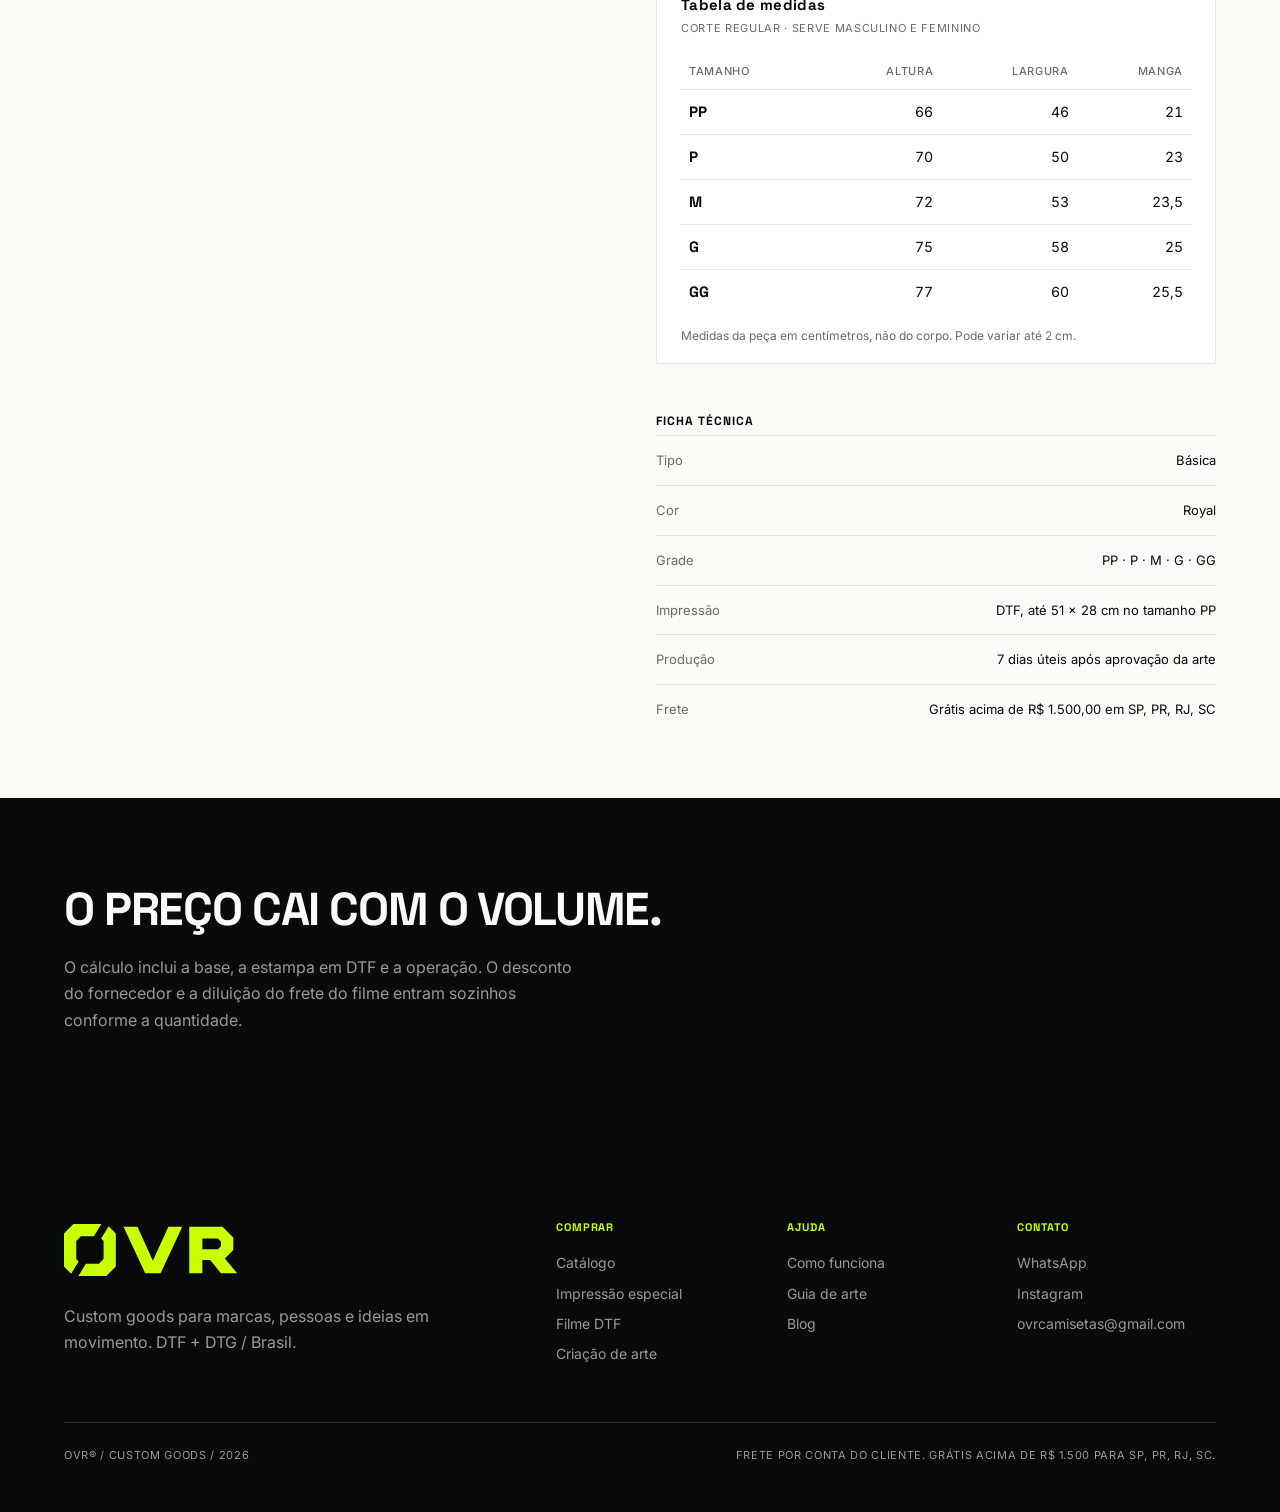
<file: produto.html>
<!doctype html>
<html lang="pt-BR">
<head>
<meta charset="utf-8">
<meta name="viewport" content="width=device-width, initial-scale=1">
<title>Produto · OVR</title>
<meta name="description" content="Monte a grade de tamanhos, veja o preço cair conforme a quantidade e feche o pedido pelo WhatsApp. Estampa em DTF inclusa.">
<link rel="icon" href="assets/img/marca/favicon.svg" type="image/svg+xml">
<link rel="preconnect" href="https://fonts.googleapis.com">
<link rel="preconnect" href="https://fonts.gstatic.com" crossorigin>
<link href="https://fonts.googleapis.com/css2?family=Space+Grotesk:wght@700&family=Inter:wght@400;500&display=swap" rel="stylesheet">
<link rel="stylesheet" href="assets/css/ovr.css?v=67">

<meta property="og:type" content="website">
<meta property="og:site_name" content="OVR">
<meta property="og:locale" content="pt_BR">
<meta property="og:title" content="Produto · OVR">
<meta property="og:description" content="Monte a grade de tamanhos, veja o preço cair conforme a quantidade e feche o pedido pelo WhatsApp. Estampa em DTF inclusa.">
<meta property="og:url" content="https://ovrcamisetas.com.br/produto.html">
<meta property="og:image" content="https://ovrcamisetas.com.br/assets/img/marca/og.jpg">
<meta property="og:image:width" content="1200">
<meta property="og:image:height" content="630">
<meta name="twitter:card" content="summary_large_image">
<meta name="theme-color" content="#090a0c">
<link rel="canonical" href="https://ovrcamisetas.com.br/produto.html">
</head>
<body>
<a class="pular" href="#conteudo">Pular para o conteúdo</a>

<div class="faixa-aviso">
  Estampa frente inclusa / A partir de 1 peça / Frete grátis acima de <span data-frete-gratis></span>
</div>

<header class="nav">
  <div class="envelope nav__interno">
    <a class="nav__marca" href="index.html" aria-label="OVR, página inicial"><img src="assets/img/marca/wordmark-negative.svg" alt="OVR"></a>
    <nav class="nav__links" aria-label="Principal">
      <a href="catalogo.html">Catálogo</a>
      <a href="como-funciona.html">Como funciona</a>
      <a href="index.html#atacado">Atacado</a>
      <a href="impressao-especial.html">Impressão especial</a>
      <a href="filme-dtf.html">Filme DTF</a>
      <a href="criacao-de-arte.html">Criação de arte</a>
      <a href="https://blog.ovrcamisetas.com.br/">Blog</a>
    </nav>
    <a class="btn btn--contorno nav__conta" data-conta-link href="entrar.html" hidden>Entrar</a>
    <a class="nav__cesta" href="carrinho.html" aria-label="Seu pedido">
      <svg width="19" height="19" viewBox="0 0 20 20" fill="none" aria-hidden="true">
        <path d="M3 6h14l-1.2 9.4a1.6 1.6 0 0 1-1.6 1.4H5.8a1.6 1.6 0 0 1-1.6-1.4L3 6Z" stroke="currentColor" stroke-width="1.5" stroke-linejoin="round"/>
        <path d="M7 6V4.8a3 3 0 0 1 6 0V6" stroke="currentColor" stroke-width="1.5" stroke-linecap="round"/>
      </svg>
      <span class="nav__cesta__n" data-carrinho-n hidden>0</span>
    </a>
    <a class="btn btn--volt nav__acao" data-zap="Oi! Quero montar um pedido na OVR.">Falar agora</a>
    <button class="nav__menu" data-menu-abrir aria-label="Abrir menu">Menu
      <svg width="18" height="18" viewBox="0 0 18 18" fill="none" aria-hidden="true"><path d="M2 5h14M2 12h14" stroke="currentColor" stroke-width="1.75" stroke-linecap="round"/></svg>
    </button>
  </div>
</header>

<div class="menu" data-menu aria-hidden="true" role="dialog" aria-label="Menu">
  <div class="menu__topo">
    <img src="assets/img/marca/wordmark-negative.svg" alt="OVR">
    <button data-menu-fechar aria-label="Fechar menu"><svg width="24" height="24" viewBox="0 0 24 24" fill="none"><path d="M6 6l12 12M18 6L6 18" stroke="#FBFAF6" stroke-width="1.75" stroke-linecap="round"/></svg></button>
  </div>
  <nav class="menu__itens">
    <a href="catalogo.html"><strong>Catálogo</strong><span>Bases em DTF</span></a>
    <a href="como-funciona.html"><strong>Como funciona</strong><span>Da arte à caixa em quatro passos</span></a>
    <a href="index.html#atacado"><strong>Atacado</strong><span>Preço por faixa, sem negociar</span></a>
    <a href="impressao-especial.html"><strong>Impressão especial</strong><span>DTG, para foto e degradê fino</span></a>
    <a href="filme-dtf.html"><strong>Filme DTF</strong><span>Só o filme, para quem já tem prensa</span></a>
    <a href="criacao-de-arte.html"><strong>Criação de arte</strong><span>Não tem estampa? A gente cria</span></a>
    <a href="https://blog.ovrcamisetas.com.br/"><strong>Blog</strong><span>O que decide o preço e o acabamento</span></a>
    <a href="entrar.html" data-conta-link-menu><strong>Minha conta</strong><span>Endereço salvo e histórico de pedidos</span></a>
    <a href="carrinho.html"><strong>Seu pedido</strong><span>Conferir e enviar</span></a>
  </nav>
  <div class="menu__rodape">
    <a class="btn btn--volt btn--cheio" data-zap="Oi! Quero montar um pedido na OVR.">Falar no WhatsApp</a>
  </div>
</div>

<main id="conteudo" tabindex="-1" data-produto>
  <p class="envelope t-corpo" style="padding-block:80px">Carregando…</p>
</main>

<footer class="rodape">
  <div class="envelope">
    <div class="rodape__grade">
      <div class="rodape__marca">
        <img src="assets/img/marca/wordmark-accent.svg" alt="OVR">
        <p class="t-corpo" style="max-width:38ch">Custom goods para marcas, pessoas e ideias em movimento. DTF + DTG / Brasil.</p>
      </div>
      <div><h4>Comprar</h4><ul>
        <li><a href="catalogo.html">Catálogo</a></li>
        <li><a href="impressao-especial.html">Impressão especial</a></li>
        <li><a href="filme-dtf.html">Filme DTF</a></li>
        <li><a href="criacao-de-arte.html">Criação de arte</a></li>
      </ul></div>
      <div><h4>Ajuda</h4><ul>
        <li><a href="como-funciona.html">Como funciona</a></li>
        <li><a href="guia-de-arte.html">Guia de arte</a></li>
        <li><a href="https://blog.ovrcamisetas.com.br/">Blog</a></li>
      </ul></div>
      <div><h4>Contato</h4><ul>
        <li><a data-zap="Oi! Vim pelo site da OVR.">WhatsApp</a></li>
        <li><a data-instagram>Instagram</a></li>
        <li><a data-email="texto"></a></li>
      </ul></div>
    </div>
    <div class="rodape__fim">
      <p class="t-meta">OVR® / Custom goods / <span data-ano></span></p>
      <p class="t-meta">Frete por conta do cliente. Grátis acima de <span data-frete-gratis></span>.</p>
    </div>
  </div>
</footer>

<script src="assets/js/config.js?v=67"></script>
<script src="assets/js/preco.js?v=67"></script>
<script src="assets/js/app.js?v=67"></script>
<script src="assets/js/conta.js?v=67"></script>
<script src="assets/js/carrinho.js?v=67"></script>
<script src="assets/js/produto.js?v=67"></script>
</body>
</html>
</file>
<file: assets/css/ovr.css>
/* =============================================================
   OVR — sistema de design
   Tokens espelhados das variáveis do Figma (OVR / Primitives e OVR / Brand).
   Mexeu aqui, mudou no site inteiro.
   ============================================================= */

:root {
  /* ---- primitivos ---- */
  --ink-950: #090a0c;
  --ink-800: #1a1c21;
  --ink-600: #3a3d43;
  --stone-300: #d6d3ca;
  --stone-200: #e6e3db;
  --stone-100: #eae8e2;
  --stone-600: #6b6b66;
  --paper-0: #fbfaf6;
  --volt-500: #c9ff00;
  --cobalt-500: #2749ff;
  --ember-500: #ff4a1a;

  /* ---- semânticos ---- */
  --bg: var(--paper-0);
  --bg-inverse: var(--ink-950);
  --bg-surface: #f4f2ed;
  --texto: var(--ink-950);
  --texto-inverso: var(--paper-0);
  --texto-fraco: var(--stone-600);
  /* Sem transparência de propósito: o #99999190 que estava aqui compunha
     para rgb(90,91,87) sobre o preto e dava 2,89:1 — abaixo do mínimo de
     4,5:1 e ilegível de verdade. Sólido, dá 7:1 (nível AAA) e ainda fica
     bem distante do branco do título, então continua lendo como texto
     secundário em vez de virar mais um destaque.                        */
  --texto-fraco-inverso: #9a9a94;
  --fio: var(--stone-200);
  --fio-inverso: #292b30;
  --accent: var(--volt-500);
  --accent-2: var(--cobalt-500);
  --alerta: var(--ember-500);

  /* ---- espaçamento ---- */
  --e-4: 4px;   --e-8: 8px;   --e-12: 12px; --e-16: 16px;
  --e-24: 24px; --e-32: 32px; --e-48: 48px; --e-64: 64px;
  --e-80: 80px; --e-96: 96px;

  /* ---- tipografia ---- */
  --fonte-titulo: 'Space Grotesk', 'Arial Black', sans-serif;
  --fonte-corpo: 'Inter', -apple-system, BlinkMacSystemFont, sans-serif;

  /* ---- layout ---- */
  --largura: 1312px;
  --gutter: 64px;
  --nav-altura: 96px;
}

@media (max-width: 900px) {
  :root { --gutter: 20px; --nav-altura: 72px; }
}

/* ============================ reset ========================= */
/* O atributo `hidden` do HTML esconde de verdade, sempre.

   A regra do navegador é `[hidden] { display: none }`, com a
   especificidade mais baixa que existe: qualquer classe com `display`
   próprio a derruba, e o elemento fica visível com o atributo posto.
   Falha calada, das piores de achar.

   Este arquivo já tinha QUATRO remendos pontuais para o mesmo caso, e
   o quinto apareceu no bloco de cupom, que abria junto com o botão de
   "tenho um cupom". Uma regra resolve a família inteira, inclusive a
   próxima. O !important existe porque o ponto é vencer o display da
   classe — é a intenção da regra, não um atalho.                      */
[hidden] { display: none !important; }

*, *::before, *::after { box-sizing: border-box; }
* { margin: 0; padding: 0; }
html { -webkit-text-size-adjust: 100%; scroll-behavior: smooth; }
body {
  background: var(--bg);
  color: var(--texto);
  font-family: var(--fonte-corpo);
  font-size: 16px;
  line-height: 1.6;
  -webkit-font-smoothing: antialiased;
  overflow-x: hidden;
}
img, svg, picture { display: block; max-width: 100%; }
button, input, select, textarea { font: inherit; color: inherit; }
button { background: none; border: 0; cursor: pointer; }
a { color: inherit; text-decoration: none; }
ul, ol { list-style: none; }
:focus-visible { outline: 2px solid var(--accent); outline-offset: 3px; }

/* ========================= tipografia ======================= */
.t-display, .t-h1, .t-h2, .t-h3 {
  font-family: var(--fonte-titulo);
  font-weight: 700;
  letter-spacing: -0.03em;
  line-height: 0.92;
  text-transform: uppercase;
}
.t-display { font-size: clamp(48px, 7.5vw, 108px); }
.t-h1      { font-size: clamp(36px, 5vw, 64px); }
.t-h2      { font-size: clamp(30px, 3.6vw, 48px); }
.t-h3      { font-size: clamp(20px, 2vw, 26px); letter-spacing: -0.01em; line-height: 1.1; }

.t-etiqueta {
  font-family: var(--fonte-titulo);
  font-weight: 700;
  font-size: 12px;
  letter-spacing: 0.08em;
  text-transform: uppercase;
}
.t-meta {
  font-size: 11px;
  letter-spacing: 0.06em;
  text-transform: uppercase;
  color: var(--texto-fraco);
}
.t-corpo   { font-size: 16px; line-height: 1.65; color: var(--texto-fraco); }
.t-corpo-g { font-size: 18px; line-height: 1.6;  color: var(--texto-fraco); }
.t-preco   { font-family: var(--fonte-titulo); font-weight: 700; letter-spacing: -0.02em; }

/* ========================== layout ========================== */
.envelope { width: 100%; max-width: calc(var(--largura) + var(--gutter) * 2); margin-inline: auto; padding-inline: var(--gutter); }
.secao { padding-block: clamp(48px, 7vw, 96px); }
.secao--justo { padding-block: clamp(40px, 5vw, 64px); }
.inverso { background: var(--bg-inverse); color: var(--texto-inverso); }
/* Todo bloco de fundo escuro redefine o token do texto fraco para si.
   Assim `.t-corpo` e companhia mudam sozinhos ao entrar no escuro, e
   qualquer seção escura nova já nasce legível — antes só `.inverso`
   estava coberto e o hero, que é a primeira coisa que o cliente lê,
   ficava com o cinza de fundo claro por cima do preto.                 */
.inverso, .hero, .nav, .menu, .rodape { --texto-fraco: var(--texto-fraco-inverso); }
.superficie { background: var(--bg-surface); }

.cabecalho-secao { display: flex; flex-direction: column; gap: var(--e-24); margin-bottom: var(--e-48); }
.cabecalho-secao p { max-width: 52ch; }

/* ========================== avisos ========================== */
.faixa-aviso {
  background: var(--accent);
  color: var(--ink-950);
  text-align: center;
  padding: 9px var(--gutter);
  font-family: var(--fonte-titulo);
  font-weight: 700;
  font-size: 11px;
  letter-spacing: 0.08em;
  text-transform: uppercase;
}

/* ======================== navegação ========================= */
.nav {
  position: sticky; top: 0; z-index: 50;
  background: var(--bg-inverse); color: var(--texto-inverso);
  border-bottom: 1px solid var(--fio-inverso);
}
.nav__interno { display: flex; align-items: center; gap: var(--e-32); min-height: var(--nav-altura); }
/* A marca nunca encolhe. Sem isto, qualquer item que cresça na barra
   rouba largura dela primeiro: com o botão de conta em "Minha conta" o
   logotipo caía de 113px para 14px, virando um risco na tela. */
.nav__marca { flex: none; }
/* Botão de barra não quebra em duas linhas. "Falar agora" pede 146px e
   estava sendo espremido para 124, virando duas linhas de 78px de
   altura ao lado de uma cesta de 40. Nowrap deixa o item pedir o que
   precisa, e quem cede espaço passa a ser o menu de links, que tem gap
   de sobra.                                                            */
.nav .btn { white-space: nowrap; }
.nav__marca img { height: 40px; width: auto; }
.nav__links { display: flex; gap: var(--e-32); margin-inline: auto; }
.nav__links a {
  font-family: var(--fonte-titulo); font-weight: 700;
  font-size: 12px; letter-spacing: 0.06em; text-transform: uppercase;
  padding-block: 6px; border-bottom: 2px solid transparent; transition: border-color .18s;
}
.nav__links a:hover, .nav__links a[aria-current="page"] { border-color: var(--accent); }
/* Cabeçalho compacto em notebooks: mantém os sete links em uma linha sem
   antecipar o menu móvel, que continua entrando abaixo de 900px. */
.nav__links a { white-space: nowrap; }
@media (min-width: 901px) and (max-width: 1320px) {
  .nav__interno { gap: var(--e-16); }
  .nav__links { gap: 8px; }
  .nav__links a { font-size: 11px; letter-spacing: 0.02em; }
}

.nav__menu { display: none; }

@media (max-width: 900px) {
  .nav__links { display: none; }
  .nav__interno { justify-content: space-between; gap: var(--e-16); }
  .nav__marca img { height: 30px; }
  /* precisa da força de dois seletores: `.btn` é declarado depois daqui
     e, com a mesma especificidade, ganharia com o display dele.        */
  .nav .nav__acao { display: none; }
  .nav__menu {
    display: flex; align-items: center; gap: 8px;
    font-family: var(--fonte-titulo); font-weight: 700;
    font-size: 12px; letter-spacing: 0.06em; text-transform: uppercase;
  }
}

/* menu mobile em tela cheia */
.menu {
  position: fixed; inset: 0; z-index: 100;
  background: var(--bg-inverse); color: var(--texto-inverso);
  display: flex; flex-direction: column;
  padding: 20px var(--gutter) 32px;
  transform: translateX(100%); transition: transform .3s cubic-bezier(.4,0,.2,1);
  overflow-y: auto;
}
.menu[data-aberto="true"] { transform: translateX(0); }
.menu__topo { display: flex; align-items: center; justify-content: space-between; margin-bottom: var(--e-24); }
.menu__topo img { height: 30px; }
.menu__itens { display: flex; flex-direction: column; }
.menu__itens a { padding-block: 22px; border-top: 1px solid var(--fio-inverso); }
.menu__itens a:first-child { border-top: 0; }
.menu__itens strong { display: block; font-family: var(--fonte-titulo); font-size: 30px; letter-spacing: -0.02em; text-transform: uppercase; line-height: 1.1; }
.menu__itens span { font-size: 12px; color: var(--texto-fraco-inverso); }
.menu__rodape { margin-top: auto; padding-top: var(--e-32); display: flex; flex-direction: column; gap: 10px; }
/* Com cinco itens o menu passa da altura de aparelho baixo (iPhone SE, 8)
   e o botão do WhatsApp cai fora do primeiro quadro. O menu rola, mas o
   certo é a ação principal aparecer sem precisar rolar.                 */
@media (max-height: 740px) {
  .menu__itens a { padding-block: 12px; }
  .menu__itens strong { font-size: 22px; }
  .menu__rodape { padding-top: var(--e-16); }
}

/* ========================== botões ========================== */
.btn {
  display: inline-flex; align-items: center; justify-content: center; gap: 10px;
  padding: 17px 26px;
  font-family: var(--fonte-titulo); font-weight: 700;
  font-size: 13px; letter-spacing: 0.06em; text-transform: uppercase;
  border: 1px solid transparent; transition: transform .15s, background .18s, color .18s;
}
.btn:active { transform: translateY(1px); }
.btn--volt   { background: var(--accent); color: var(--ink-950); }
.btn--volt:hover { background: #d8ff3d; }
.btn--ink    { background: var(--ink-950); color: var(--paper-0); }
.btn--ink:hover { background: var(--ink-800); }
.btn--linha  { border-color: currentColor; }
.btn--linha:hover { background: var(--ink-950); color: var(--paper-0); }
.inverso .btn--linha:hover { background: var(--paper-0); color: var(--ink-950); }
.btn--cheio  { width: 100%; }
.btn__seta { width: 14px; height: 14px; flex: none; }

/* ========================== ticker ========================== */
.ticker { background: var(--accent); color: var(--ink-950); overflow: hidden; padding-block: 22px; }
.ticker__trilha { display: flex; gap: 48px; width: max-content; animation: correr 38s linear infinite; }
.ticker__trilha span {
  font-family: var(--fonte-titulo); font-weight: 700;
  font-size: 15px; letter-spacing: 0.08em; text-transform: uppercase; white-space: nowrap;
}
@keyframes correr { to { transform: translateX(-50%); } }
@media (prefers-reduced-motion: reduce) { .ticker__trilha { animation: none; } }

/* =========================== hero =========================== */
.hero { background: var(--bg-inverse); color: var(--texto-inverso); }
.hero__grade { display: grid; grid-template-columns: 1fr 1fr; gap: var(--e-48); align-items: center; padding-block: clamp(48px, 6vw, 80px); }
.hero__texto { display: flex; flex-direction: column; gap: var(--e-24); align-items: flex-start; }
.hero__texto .t-corpo-g { max-width: 46ch; }
.hero__pecas { display: grid; grid-template-columns: 1fr 1fr; gap: var(--e-16); }
.hero__pecas > :first-child { grid-column: span 2; }
@media (max-width: 900px) {
  .hero__grade { grid-template-columns: 1fr; gap: var(--e-32); }
}

/* ======================= poço de mídia ====================== */
.poco {
  position: relative; display: block; overflow: hidden;
  background: #fff; border: 1px solid var(--fio);
  aspect-ratio: 4 / 5;
}
.poco--quadrado { aspect-ratio: 1 / 1; }
.poco--largo    { aspect-ratio: 4 / 3; }
.poco--retrato  { aspect-ratio: 9 / 10; }
.poco img { width: 100%; height: 100%; object-fit: cover; }
.poco--contem img { object-fit: contain; }
/* mesmo cinza do estúdio dos mockups, para o contain não deixar barra */
.poco--mockup { background: #f4f4f4; }
/* Todo mockup gerado é 1024x1024. Numa moldura de outra proporção o
   `contain` deixa sobrar fundo do poço encostando no degradê da foto,
   e a emenda aparece como um risco. A moldura segue o arquivo.       */
.poco--mockup { aspect-ratio: 1 / 1; }
.poco--branco { background: #fff; }

/* peça colorida por token: silhueta mascarada + mockup em multiply.
   A máscara entra duas vezes somada porque a borda do recorte é suave:
   com uma camada só sobra um halo branco em volta da peça.              */
.peca { position: relative; width: 100%; height: 100%; background: #fff; }
.peca__cor {
  position: absolute; inset: 0; background: var(--cor, #cfcfcf);
  -webkit-mask-image: var(--silhueta), var(--silhueta);
          mask-image: var(--silhueta), var(--silhueta);
  -webkit-mask-size: contain, contain;      mask-size: contain, contain;
  -webkit-mask-position: center, center;    mask-position: center, center;
  -webkit-mask-repeat: no-repeat, no-repeat; mask-repeat: no-repeat, no-repeat;
  -webkit-mask-composite: source-over;      mask-composite: add;
}
/* contraste extra: o mockup branco tem pouca variação de luz, e sem isso
   a dobra some quando a cor é escura.
   O seletor precisa da mesma força de `.poco img`, senão vira cover e a
   imagem sai maior que a máscara, deixando a peça branca vazar por fora. */
.poco .peca__base,
.peca .peca__base {
  position: relative; mix-blend-mode: multiply;
  width: 100%; height: 100%; object-fit: contain;
  filter: contrast(1.28);
}
.peca__base[style*="normal"] { filter: none; }

/* ========================== cards =========================== */
.grade-produtos { display: grid; grid-template-columns: repeat(4, 1fr); gap: var(--e-16); }
.grade-produtos--3 { grid-template-columns: repeat(3, 1fr); }
@media (max-width: 1000px) { .grade-produtos { grid-template-columns: repeat(2, 1fr); } }
@media (max-width: 520px)  { .grade-produtos { grid-template-columns: repeat(2, 1fr); gap: var(--e-12); } }

/* O cartão é uma bandeja que segura a peça e o texto. Antes o nome, a cor
   e o preço ficavam soltos no fundo da página, sem pertencer ao objeto.
   A bandeja é preenchimento e NÃO borda: o poço precisa manter a moldura
   dele, senão peça branca (#f6f6f6) sobre cartão claro perde o contorno.  */
.card {
  display: flex; flex-direction: column; gap: 6px;
  background: var(--bg-surface); padding: 12px 12px 14px;
  transition: background .18s;
}
.card:hover { background: var(--stone-100); }
.card .poco { transition: border-color .18s; }
.card:hover .poco { border-color: var(--ink-950); }
.card__nome { font-family: var(--fonte-titulo); font-weight: 700; font-size: 15px; letter-spacing: -0.01em; line-height: 1.25; margin-top: 12px; }
/* O preço desce para a base do cartão. Sem isso, quando o nome de uma
   peça quebra em mais linhas que o da vizinha, os dois preços da mesma
   linha da grade ficam em alturas diferentes.                         */
.card__preco {
  font-family: var(--fonte-titulo); font-weight: 700; font-size: 14px;
  margin-top: auto; padding-top: 4px;
  display: flex; align-items: center; gap: 6px;
}
/* Uma seta pequena e permanente em vez de "ver peça" repetido em 151
   cartões. Some no hover não serve: no celular não existe hover.       */
.card__preco svg { width: 12px; height: 12px; flex: none; opacity: .5; transition: opacity .18s, transform .18s; }
.card:hover .card__preco svg { opacity: 1; transform: translate(2px, -2px); }
@media (max-width: 520px) { .card__nome { font-size: 12px; } .card__preco { font-size: 12px; } }

/* ======================== categorias ======================== */
.categorias { display: grid; grid-template-columns: repeat(3, 1fr); gap: var(--e-16); }
.categoria__titulo { display: flex; align-items: center; gap: 8px; font-family: var(--fonte-titulo); font-weight: 700; font-size: 24px; text-transform: uppercase; letter-spacing: -0.01em; margin-top: 14px; }
@media (max-width: 900px) {
  /* O scroll-padding é obrigatório: sem ele o snap alinha o primeiro
     cartão à borda do quadro e rola os 20px do padding pra fora, daí
     o carrossel nasce desalinhado do título da seção.                */
  .categorias { grid-auto-flow: column; grid-auto-columns: 68%; grid-template-columns: none; overflow-x: auto; scroll-snap-type: x mandatory; scroll-padding-inline: var(--gutter); margin-inline: calc(var(--gutter) * -1); padding-inline: var(--gutter); }
  .categorias > * { scroll-snap-align: start; }
}

/* ====================== escada de preço ===================== */
.atacado { display: grid; grid-template-columns: 544px 1fr; gap: var(--e-48); align-items: start; }
/* Mesmo caso do rodapé: 544px fixos mais uma coluna que não encolhe
   abaixo do próprio texto. As duas juntas só cabem a partir de 1050,
   então o empilhamento vai até 1080 para não passar raspando.       */
@media (max-width: 1080px) { .atacado { grid-template-columns: 1fr; } }
.escada { display: flex; flex-direction: column; gap: 8px; }
/* Ilha clara dentro da seção escura. A regra `.inverso` remapeia
   --texto-fraco para o tom de fundo escuro, e aqui dentro isso deixaria
   o rótulo de economia em 2,7:1 sobre o papel. Como a faixa é sempre
   clara, ela devolve o token ao valor de superfície clara.            */
.faixa {
  display: grid; grid-template-columns: 130px 1fr auto; align-items: center; gap: var(--e-16);
  background: var(--paper-0); color: var(--ink-950); padding: 20px 24px;
  --texto-fraco: var(--stone-600);
}
.faixa--ativa { background: var(--accent); }
.faixa--atual:not(.faixa--ativa) { box-shadow: inset 0 0 0 2px var(--accent); }
.faixa__qtd { font-family: var(--fonte-titulo); font-weight: 700; font-size: 12px; letter-spacing: 0.06em; }
.faixa__eco { font-family: var(--fonte-titulo); font-weight: 700; font-size: 11px; letter-spacing: 0.06em; color: var(--texto-fraco); }
.faixa--ativa .faixa__eco { color: var(--ink-950); }
.faixa__valor { font-family: var(--fonte-titulo); font-weight: 700; font-size: 26px; letter-spacing: -0.02em; text-align: right; }
@media (max-width: 620px) {
  .faixa { grid-template-columns: 1fr auto; padding: 16px 18px; }
  .faixa__eco { grid-column: 1; grid-row: 2; }
  .faixa__valor { grid-row: 1 / span 2; font-size: 22px; }
}

/* ========================= processo ========================= */
.passos { display: grid; grid-template-columns: repeat(4, 1fr); gap: var(--e-16); }
@media (max-width: 900px) { .passos { grid-template-columns: 1fr; } }
/* Mesmo caso da faixa de atacado: o cartão é claro e pode cair dentro de
   uma seção `.inverso`, que remapeia os tokens de texto para fundo escuro.
   Em criacao-de-arte.html isso deixava o título do passo em papel sobre
   papel, invisível de verdade, e o corpo em 2,7:1. O cartão devolve os
   tokens ao valor de superfície clara.                                  */
.passo {
  background: var(--paper-0); border: 1px solid var(--fio); padding: 28px 28px 32px;
  display: flex; flex-direction: column; gap: 16px;
  color: var(--texto); --texto-fraco: var(--stone-600);
}
.passo__n { font-family: var(--fonte-titulo); font-weight: 700; font-size: 64px; line-height: 1; letter-spacing: -0.03em; color: var(--stone-300); }
.passo h3 { font-family: var(--fonte-titulo); font-weight: 700; font-size: 20px; text-transform: uppercase; letter-spacing: -0.01em; }

/* ======================== vantagens ========================= */
.vantagens { display: grid; grid-template-columns: repeat(4, 1fr); gap: var(--e-16); }
@media (max-width: 900px) { .vantagens { grid-template-columns: 1fr; } }
.vantagem { padding-top: 20px; border-top: 2px solid var(--accent); display: flex; flex-direction: column; gap: 10px; }
.vantagem h3 { font-family: var(--fonte-titulo); font-weight: 700; font-size: 16px; letter-spacing: 0.02em; text-transform: uppercase; }

/* ========================== rodapé ========================== */
.rodape { background: var(--bg-inverse); color: var(--texto-inverso); padding-block: var(--e-48); }
.rodape__grade { display: grid; grid-template-columns: 460px repeat(3, 1fr); gap: var(--e-32); }
.rodape__marca img { height: 62px; margin-bottom: 22px; }
.rodape h4 { font-family: var(--fonte-titulo); font-weight: 700; font-size: 11px; letter-spacing: 0.08em; text-transform: uppercase; color: var(--accent); margin-bottom: 16px; }
.rodape li { margin-bottom: 8px; font-size: 14px; color: var(--texto-fraco-inverso); }
.rodape a:hover { color: var(--paper-0); }
.rodape__fim { margin-top: var(--e-48); padding-top: var(--e-24); border-top: 1px solid var(--fio-inverso); display: flex; flex-wrap: wrap; gap: var(--e-16); justify-content: space-between; }
/* Corta em 1000 e não em 900: a primeira coluna é fixa em 460px e as
   outras três não encolhem abaixo do próprio texto, então entre 900 e
   1000 as trilhas somavam mais que o contêiner e o rodapé vazava para
   fora da tela. O overflow-x do body escondia, mas o texto sumia.    */
@media (max-width: 1000px) { .rodape__grade { grid-template-columns: 1fr 1fr; } .rodape__marca { grid-column: span 2; } }

/* ========================= utilidades ======================= */
.pilha    { display: flex; flex-direction: column; }
.pilha-8  { display: flex; flex-direction: column; gap: 8px; }
.pilha-16 { display: flex; flex-direction: column; gap: 16px; }
.pilha-24 { display: flex; flex-direction: column; gap: 24px; }
.linha    { display: flex; align-items: center; gap: 16px; flex-wrap: wrap; }
/* Empilhados no celular, dois botões lado a lado quebram cada um com a
   largura do próprio texto e ficam com bordas desencontradas. Só as
   linhas que têm botão viram coluna: a barra "Ordenar" do catálogo usa
   a mesma classe e precisa continuar deitada.                         */
@media (max-width: 520px) {
  /* o width é necessário: o pai do hero usa align-items:flex-start e
     sem ele a coluna encolhe para o texto do maior botão.            */
  .linha:has(> .btn) { flex-direction: column; align-items: stretch; gap: 12px; width: 100%; }
  .linha:has(> .btn) > .btn { width: 100%; }
}
.volt     { color: var(--accent); }
.so-leitor { position: absolute; width: 1px; height: 1px; overflow: hidden; clip: rect(0 0 0 0); white-space: nowrap; }

/* ========================== filtros ========================= */
.filtros { position: sticky; top: var(--nav-altura); z-index: 40; background: var(--bg-surface); border-bottom: 1px solid var(--fio); }
.filtros__caixa { position: relative; }
.filtros__interno { display: flex; gap: 8px; overflow-x: auto; padding-block: 16px; scrollbar-width: none; }
.filtros__interno::-webkit-scrollbar { display: none; }

/* A fila de chips passa da largura da tela e a barra de rolagem está
   escondida. No dedo isso é natural; no mouse não sobrava gesto nenhum e
   nada dizia que a fila continuava. A sombra acende só do lado que ainda
   esconde chip — some sozinha quando chega na ponta.
   Encostada em `--gutter` porque o pai é o envelope: a 0 ela cairia sobre
   a margem, longe de onde o chip é realmente cortado.

   São dois elementos de verdade, e não ::before/::after, porque o
   navegador não recalculava o pseudo-elemento quando o JS acendia a
   sombra: nem trocando atributo, nem trocando variável CSS. O valor
   entrava, a tela não mudava.                                        */
.filtros__sombra {
  position: absolute; top: 0; bottom: 0; width: 56px; z-index: 1;
  pointer-events: none; opacity: 0; transition: opacity .15s;
}
.filtros__sombra--esq { left: var(--gutter);  background: linear-gradient(90deg, var(--bg-surface), transparent); }
.filtros__sombra--dir { right: var(--gutter); background: linear-gradient(270deg, var(--bg-surface), transparent); }

.filtros__interno { cursor: grab; }
.filtros__interno.arrastando { cursor: grabbing; user-select: none; }
.chip {
  flex: none; padding: 9px 14px; background: #fff; border: 1px solid var(--fio);
  font-family: var(--fonte-titulo); font-weight: 700;
  font-size: 11px; letter-spacing: 0.06em; text-transform: uppercase;
  transition: background .15s, border-color .15s;
}
.chip:hover { border-color: var(--ink-950); }
.chip--ativo { background: var(--accent); border-color: var(--accent); }

/* ==================== página de produto ===================== */
.produto { display: grid; grid-template-columns: 1fr 560px; gap: var(--e-48); align-items: start; }
@media (max-width: 1000px) { .produto { grid-template-columns: 1fr; gap: var(--e-32); } }
/* `min-width: 0` é o que permite a coluna encolher. Item de grid nasce com
   min-width auto e se recusa a ficar menor que o conteúdo — bastou a tabela
   de medidas ter uma largura mínima para a coluna inteira inchar e empurrar
   a página para o lado no celular. Com 0, quem rola é a tabela, não o site. */
.produto__painel { display: flex; flex-direction: column; gap: var(--e-24); min-width: 0; }
.produto__preco { font-family: var(--fonte-titulo); font-weight: 700; font-size: 40px; letter-spacing: -0.02em; }
.miniaturas { display: grid; grid-template-columns: repeat(3, 1fr); gap: 12px; margin-top: 12px; }

.campo { display: flex; flex-direction: column; gap: 12px; }
.campo > label { font-family: var(--fonte-titulo); font-weight: 700; font-size: 12px; letter-spacing: 0.08em; text-transform: uppercase; }
.opcoes { display: flex; flex-wrap: wrap; gap: 8px; }
.opcao {
  padding: 12px 18px; border: 1px solid var(--fio); background: #fff;
  font-family: var(--fonte-titulo); font-weight: 700; font-size: 12px; letter-spacing: .04em;
}
.opcao[aria-pressed="true"] { background: var(--accent); border-color: var(--accent); }
.opcao:disabled { opacity: .35; cursor: not-allowed; }

/* ------------------ filme DTF avulso ------------------------ */
/* Calculadora à esquerda, escada de metragem à direita. Mesmo corte
   assimétrico do resto do site.                                    */
.filme { display: grid; grid-template-columns: minmax(0, 460px) 1fr; gap: clamp(32px, 5vw, 64px); align-items: start; }
.filme__painel { display: flex; flex-direction: column; gap: var(--e-24); }
@media (max-width: 900px) { .filme { grid-template-columns: 1fr; } }

/* ------------------ tamanho da estampa ---------------------- */
/* A sugestão traz a medida embaixo do nome: "Bolso / 10×10". Sem o
   número o cliente teria que adivinhar o que é bolso ou média.   */
.opcao--min { flex-direction: column; align-items: flex-start; gap: 2px; padding: 8px 12px; line-height: 1.1; }
.opcao--min small { font-family: var(--fonte-corpo); font-weight: 400; font-size: 11px;
                    letter-spacing: 0; text-transform: none; opacity: .6; }
.medida + .medida { margin-top: 14px; padding-top: 14px; border-top: 1px solid var(--fio); }
.medida__onde { display: block; margin-bottom: 8px; font-family: var(--fonte-titulo);
                font-weight: 700; font-size: 11px; letter-spacing: .08em; text-transform: uppercase;
                color: var(--texto-fraco); }
.medida__cm { display: flex; align-items: center; gap: 8px; margin-top: 10px; }

.medida__cm input {
  width: 74px; padding: 10px 12px; min-height: 44px;
  border: 1px solid var(--fio); background: var(--paper-0);
  font-family: var(--fonte-titulo); font-weight: 700; font-size: 15px; text-align: center;
}
.medida__cm input:focus { outline: 2px solid var(--ink-950); outline-offset: -2px; }
.medida__cm span { font-family: var(--fonte-titulo); font-weight: 700; font-size: 13px; color: var(--texto-fraco); }

.grade-tamanhos { display: grid; grid-template-columns: repeat(auto-fit, minmax(84px, 1fr)); gap: 8px; }
/* No celular o auto-fit dá três colunas, e a grade mais comum tem quatro
   tamanhos: sobrava sempre um GG sozinho ocupando um terço da linha.
   Com duas colunas fecha certo em 2, 4 e 6 tamanhos, que é a maioria
   do catálogo, e o alvo de toque do campo fica bem maior.             */
@media (max-width: 520px) {
  .grade-tamanhos { grid-template-columns: repeat(2, 1fr); }
}
.tamanho { border: 1px solid var(--fio); background: #fff; padding: 10px; display: flex; flex-direction: column; align-items: center; gap: 6px; }
.tamanho span { font-family: var(--fonte-titulo); font-weight: 700; font-size: 13px; }
.tamanho small { font-size: 10px; color: var(--texto-fraco); }
.tamanho input { width: 100%; text-align: center; border: 0; border-top: 1px solid var(--fio); padding-top: 6px; font-family: var(--fonte-titulo); font-weight: 700; font-size: 16px; }
/* O Chromium reserva espaço para o spinner mesmo quando as setas não aparecem.
   Sem ele, o número fica no mesmo eixo visual do tamanho acima. */
.tamanho input[type="number"] { appearance: textfield; -moz-appearance: textfield; }
.tamanho input[type="number"]::-webkit-inner-spin-button,
.tamanho input[type="number"]::-webkit-outer-spin-button {
  -webkit-appearance: none; margin: 0;
}
.tamanho input:focus { outline: none; color: var(--ink-950); }
.tamanho--ativo { border-color: var(--ink-950); }

.resumo { border: 1px solid var(--fio); background: #fff; padding: 20px 22px; display: flex; flex-direction: column; gap: 10px; }
.resumo__linha { display: flex; justify-content: space-between; align-items: baseline; gap: 16px; font-size: 14px; }
.resumo__linha strong { font-family: var(--fonte-titulo); font-weight: 700; }
.resumo__total { border-top: 1px solid var(--fio); padding-top: 12px; font-size: 15px; }
.resumo__total strong { font-size: 24px; letter-spacing: -0.02em; }

.ficha { display: flex; flex-direction: column; }
.ficha h3 { font-family: var(--fonte-titulo); font-weight: 700; font-size: 12px; letter-spacing: .08em; text-transform: uppercase; margin-bottom: 4px; }
.ficha__linha { display: flex; justify-content: space-between; gap: 16px; padding-block: 14px; border-top: 1px solid var(--fio); font-size: 13px; }
.ficha__linha span:first-child { color: var(--texto-fraco); }

.aviso-arte { border: 1px dashed var(--ink-950); padding: 22px; display: flex; flex-direction: column; gap: 6px; }

/* =================== guia de arte: comparador =============== */
.comparador { display: grid; grid-template-columns: repeat(3, 1fr); gap: var(--e-16); }
@media (max-width: 800px) { .comparador { grid-template-columns: 1fr; } }
.par__barras { display: flex; height: 88px; }
.par__barras i { flex: 1; }
.par__legenda { display: flex; justify-content: space-between; gap: 12px; padding-top: 12px; }
.par__legenda span { font-family: var(--fonte-titulo); font-weight: 700; font-size: 10px; letter-spacing: .06em; text-transform: uppercase; color: var(--texto-fraco-inverso); }

/* =================== guia de arte: exemplos ================= */
.exemplos { display: grid; grid-template-columns: 1fr 1fr; gap: var(--e-16); }
.exemplo { display: flex; flex-direction: column; gap: 12px; align-items: flex-start; }
.exemplo__peca { position: relative; width: 100%; aspect-ratio: 1/1; background: #fff; border: 1px solid var(--fio); overflow: hidden; }
.exemplo__peca img { width: 100%; height: 100%; object-fit: contain; }
.exemplo__fundo { position: absolute; left: 50%; top: 34%; width: 39%; height: 24%; transform: translateX(-50%); background: #fff; }
.exemplo__arte {
  position: absolute; left: 50%; top: 39%; width: 31%; aspect-ratio: 2.1/1; transform: translateX(-50%);
  background: var(--accent); border-radius: 50%;
  display: grid; place-items: center;
  font-family: var(--fonte-titulo); font-weight: 700; font-size: clamp(11px, 1.6vw, 18px); letter-spacing: .04em; color: var(--ink-950);
}
.exemplo__tag { padding: 8px 14px; font-family: var(--fonte-titulo); font-weight: 700; font-size: 11px; letter-spacing: .06em; text-transform: uppercase; }
.exemplo__tag--erro { background: var(--ember-500); }
.exemplo__tag--ok { background: var(--accent); }

/* ==================== alvo de toque no celular ==============
   Dedo precisa de 44px. Vários controles estavam abaixo disso. */
@media (max-width: 900px) {
  .nav__menu { min-height: 44px; padding-inline: 4px; margin-right: -4px; }
  .nav__marca { display: flex; align-items: center; min-height: 44px; }
  .menu__topo button { width: 44px; height: 44px; display: grid; place-items: center; margin-right: -10px; }
  .chip { min-height: 44px; padding-block: 0; display: inline-flex; align-items: center; }
  .filtros__interno { padding-block: 12px; }
  .tamanho input { min-height: 44px; }
  .opcao { min-height: 44px; }
  .rodape li { margin-bottom: 0; }
  .rodape li a { display: inline-flex; align-items: center; min-height: 44px; }
  .ordenacao select { min-height: 44px; }
}

/* ======================= pular para o conteúdo ============== */
.pular {
  position: absolute; left: 12px; top: -60px; z-index: 200;
  background: var(--accent); color: var(--ink-950);
  padding: 12px 18px;
  font-family: var(--fonte-titulo); font-weight: 700;
  font-size: 12px; letter-spacing: .06em; text-transform: uppercase;
  transition: top .18s;
}
.pular:focus { top: 12px; }

/* ==================== estado de carregamento ================ */
.esqueleto { display: grid; gap: 6px; }
.esqueleto__poco { aspect-ratio: 4/5; background: linear-gradient(100deg, #efedE8 30%, #f7f6f2 50%, #efede8 70%); background-size: 220% 100%; animation: brilho 1.4s linear infinite; }
.esqueleto__linha { height: 12px; margin-top: 10px; width: 70%; background: #efede8; }
.esqueleto__linha + .esqueleto__linha { width: 45%; margin-top: 6px; }
@keyframes brilho { to { background-position: -220% 0; } }
@media (prefers-reduced-motion: reduce) { .esqueleto__poco { animation: none; } }

/* ------------------ carrinho ---------------------------------
   A barra já estava cheia com seis links (32px de folga em 901px),
   então o carrinho entra como ícone ao lado do botão, não como
   sétimo link. No celular ele fica visível mesmo com o CTA oculto:
   é o único caminho para fechar o pedido.                        */
.nav__cesta {
  position: relative; display: inline-flex; align-items: center; justify-content: center;
  width: 40px; height: 40px; margin-left: 4px; color: inherit; flex: none;
}
.nav__cesta:hover { opacity: .7; }
/* O número precisa ser LIDO, não adivinhado: a 10px ele virava um borrão
   sobre o ícone. Vale mais um selo maior e legível do que um discreto que
   não cumpre a função. O anel na cor da barra recorta o selo do ícone que
   passa por trás — sem ele, traço verde sobre traço branco embola.       */
.nav__cesta__n {
  position: absolute; top: -1px; right: -3px;
  display: flex; align-items: center; justify-content: center;
  min-width: 20px; height: 20px; padding: 0 5px;
  border-radius: 10px; border: 2px solid var(--bg-inverse);
  background: var(--accent); color: var(--ink-950);
  font-family: var(--fonte-titulo); font-weight: 700;
  font-size: 11px; line-height: 1; letter-spacing: 0;
  /* dígito de largura fixa: o selo não "pula" de 9 para 10 peças */
  font-variant-numeric: tabular-nums;
}


.cart { padding-block: clamp(40px, 5vw, 64px) clamp(60px, 8vw, 100px); }
.cart__lista { border-top: 1px solid var(--fio); margin-bottom: clamp(28px, 4vw, 44px); }

.cart__item {
  display: grid; grid-template-columns: 1fr 110px 150px auto;
  gap: 20px; align-items: center;
  padding: 20px 0; border-bottom: 1px solid var(--fio);
}
.cart__desc { display: flex; flex-direction: column; gap: 3px; min-width: 0; }
.cart__desc strong { font-family: var(--fonte-titulo); font-weight: 700; font-size: 16px; }
.cart__qtd { display: flex; flex-direction: column; gap: 5px; }
.cart__qtd input { width: 100%; padding: 9px 10px; border: 1px solid var(--fio); background: #fff; }
.cart__valor { display: flex; flex-direction: column; gap: 2px; text-align: right; }
.cart__valor strong { font-family: var(--fonte-titulo); font-weight: 700; font-size: 18px; letter-spacing: -0.01em; }
.cart__tirar {
  background: none; border: 0; padding: 4px; color: var(--tinta-fraca);
  font-size: 12px; text-decoration: underline; text-underline-offset: 3px; cursor: pointer;
}
.cart__tirar:hover { color: #b00020; }

.cart__fecho { display: grid; grid-template-columns: minmax(0, 1fr) minmax(0, 420px); gap: clamp(28px, 4vw, 56px); align-items: start; }
/* o resumo é a conclusão da lista, então fica colado nela e acompanha
   a rolagem enquanto o formulário é preenchido */
.cart__resumo {
  position: sticky; top: calc(var(--nav-altura) + 20px);
  border: 1px solid var(--fio); background: #fff; padding: 22px 24px;
  display: flex; flex-direction: column; gap: 10px; order: 2;
}
.cart__form { display: flex; flex-direction: column; gap: 14px; order: 1; }
/* O resumo entra junto: o bloco de CEP e o de cupom moram nele e usam
   o mesmo rótulo do formulário. Sem isto, dois campos da mesma tela
   ficam com dois estilos de rótulo.

   `:first-child` não é capricho. Dentro de .campo há um segundo span,
   o .cupom__linha (e o .cep__linha), que embrulha input e botão. Sem a
   trava, o input herdava 12px de Space Grotesk em caixa alta e o campo
   de CPF ficava ilegível. */
.cart__form .campo > span:first-child,
.cart__resumo .campo > span:first-child {
  font-family: var(--fonte-titulo); font-weight: 700; font-size: 12px;
  letter-spacing: 0.08em; text-transform: uppercase;
}
.cart__form .campo > span:first-child em,
.cart__resumo .campo > span:first-child em { font-family: var(--fonte-corpo); font-weight: 400; letter-spacing: 0; text-transform: none; }
/* O resumo entra na mesma regra. O bloco de CEP ficava com o input
   cru do navegador desde sempre; passava despercebido porque a cotação
   está desligada e ele não aparece. */
.cart__form input[type="text"], .cart__form input:not([type]), .cart__form input[type="email"],
.cart__form input[type="file"], .cart__form textarea,
.cart__resumo input[type="text"], .cart__resumo input:not([type]) {
  width: 100%; padding: 11px 12px; border: 1px solid var(--fio); background: #fff; font: inherit;
}
.cart__form textarea { resize: vertical; min-height: 76px; }
.cart__form button[disabled] { opacity: .45; cursor: not-allowed; }

.cart__alerta { color: #9f5d00; font-size: 13px; line-height: 1.45; }
.cart__estado { font-size: 13px; min-height: 1.2em; }
.cart__estado--erro { color: #b00020; }

/* Isca contra robô: sai da tela sem sair do formulário. `display:none`
   não serve — muitos robôs pulam campo escondido assim.              */
.isca { position: absolute; left: -9999px; width: 1px; height: 1px; overflow: hidden; }

@media (max-width: 900px) {
  .cart__fecho { grid-template-columns: 1fr; }
  /* no celular o resumo vem antes do formulário: o número decide se
     ele preenche o resto                                            */
  .cart__resumo { position: static; order: 1; }
  .cart__form { order: 2; }
}
@media (max-width: 620px) {
  .cart__item { grid-template-columns: 1fr auto; grid-template-areas: "desc valor" "qtd tirar"; row-gap: 12px; }
  .cart__desc  { grid-area: desc; }
  .cart__valor { grid-area: valor; }
  .cart__qtd   { grid-area: qtd; flex-direction: row; align-items: center; gap: 8px; }
  .cart__qtd input { width: 74px; }
  .cart__tirar { grid-area: tirar; justify-self: end; }
}

/* Caminho para a criação de arte dentro do carrinho. Fica logo abaixo do
   campo de upload porque é ali que o cliente percebe que não tem arquivo. */
.cart__semarte {
  margin: -4px 0 4px; padding: 12px 14px;
  background: var(--bg-surface); border-left: 3px solid var(--accent);
  font-size: 13px; line-height: 1.5;
}
.cart__semarte a { text-decoration: underline; text-underline-offset: 2px; font-weight: 500; }

/* ------------------------ conta do cliente --------------------- */
/* O link do cabeçalho nasce escondido e o JavaScript o revela quando
   sabe se é "Entrar" ou "Minha conta". Aparecer com o rótulo errado e
   trocar depois lê como bug. */
/* Botão de contorno, e não o volt: a barra já tem um botão volt, que é
   o "Falar agora". Dois volts lado a lado brigam, e o que fecha venda
   perde a vez. Contorno lê como botão e cede a hierarquia. */
.btn--contorno {
  border-color: currentColor; background: transparent; color: inherit;
}
.btn--contorno:hover { background: var(--paper-0); color: var(--ink-950); border-color: var(--paper-0); }

/* Menor que o "Falar agora" pelo mesmo motivo: é ação secundária. */
.nav__conta { padding: 12px 18px; font-size: 12px; white-space: nowrap; }

.conta { padding-block: 64px 96px; }
/* Coluna estreita nos formulários: campo largo demais custa precisão
   de leitura e faz o olho voltar mais longe a cada linha. */
.conta__caixa { max-width: 420px; margin-inline: auto; }
.conta--larga .envelope { max-width: var(--largura); }

.conta__titulo { font-size: clamp(28px, 4vw, 40px); margin-bottom: 8px; }
.conta__apoio { margin-bottom: 28px; }

.conta__form { display: grid; gap: 16px; margin-bottom: 20px; }
.conta__form .campo > span,
.conta__topo + * .campo > span {
  font-family: var(--fonte-titulo); font-weight: 700; font-size: 12px;
  letter-spacing: 0.08em; text-transform: uppercase;
}
.conta__form input {
  width: 100%; padding: 11px 12px; border: 1px solid var(--fio);
  background: #fff; font: inherit;
}
.conta__form input:focus-visible { outline: 2px solid var(--accent-2); outline-offset: 1px; }
.conta__dupla { display: grid; grid-template-columns: 1fr 1fr; gap: 12px; }

.conta__estado { font-size: 13px; line-height: 1.5; margin: 0; color: #1c7a3d; }
.conta__estado--erro { color: var(--alerta); }

.conta__linha { font-size: 14px; margin: 0 0 8px; }
.conta__linha a { text-decoration: underline; text-underline-offset: 3px; }
.conta__link {
  background: none; border: 0; padding: 0; cursor: pointer; font: inherit;
  font-size: 14px; color: var(--texto); text-decoration: underline; text-underline-offset: 3px;
}

/* ---- minha conta ---- */
.conta__topo {
  display: flex; justify-content: space-between; align-items: flex-start;
  gap: 24px; flex-wrap: wrap; margin-bottom: 28px;
}
.conta__nota {
  border-left: 3px solid var(--accent); background: var(--bg-surface);
  padding: 14px 16px; font-size: 14px; line-height: 1.55; margin-bottom: 28px;
}
.conta__grade { display: grid; grid-template-columns: 1fr 1fr; gap: 32px; align-items: start; }
.conta__bloco { border: 1px solid var(--fio); background: #fff; padding: 24px; }
.conta__bloco--largo { margin-top: 32px; }
.conta__h2 {
  font-family: var(--fonte-titulo); font-weight: 700; font-size: 12px;
  letter-spacing: .08em; text-transform: uppercase; margin-bottom: 18px;
}

.conta__pedidos { display: grid; gap: 12px; }
.conta__pedido { border: 1px solid var(--fio); padding: 16px; display: grid; gap: 8px; }
.conta__pedido > div:first-child { display: flex; justify-content: space-between; gap: 16px; align-items: baseline; }
.conta__itens { font-size: 14px; margin: 0; color: var(--texto-fraco); }
.conta__pedido__fim { display: flex; justify-content: space-between; align-items: baseline; gap: 16px; }
.conta__situacao {
  font-family: var(--fonte-titulo); font-weight: 700; font-size: 11px;
  letter-spacing: .08em; text-transform: uppercase; color: var(--texto-fraco);
}

/* O botão de conta sai antes do celular. De 1100 para baixo a barra já
   está disputando espaço, e "Minha conta" é o item mais largo dela. O
   menu continua tendo a entrada, então nada se perde. */
@media (max-width: 1100px) { .nav__conta { display: none; } }

@media (max-width: 760px) {
  .conta__grade { grid-template-columns: 1fr; gap: 24px; }
  .conta { padding-block: 40px 64px; }

}

/* ------------------------ cupom -------------------------------- */
.cupom { margin-top: 16px; padding-top: 16px; border-top: 1px solid var(--fio); }

/* Sem caixa e sem cor: quem não tem cupom não deve ser convidado a
   procurar um. Botão de aparência discreta abre os campos.          */
.cupom__abrir {
  background: none; border: 0; padding: 0; cursor: pointer;
  font: inherit; font-size: 13px; color: var(--texto-fraco);
  text-decoration: underline; text-underline-offset: 3px;
}
.cupom__abrir:hover { color: var(--texto); }

.cupom__campos { display: grid; gap: 12px; }
.cupom__linha { display: flex; gap: 8px; }
/* Mesmo `min-width: 0` do CEP, e pelo mesmo motivo. */
.cupom__linha input { flex: 1; min-width: 0; text-transform: uppercase; }
.cupom__linha .btn { flex: none; white-space: nowrap; }

.cupom__aviso { font-size: 13px; line-height: 1.45; margin: 0; }
.cupom__aviso--erro { color: var(--alerta); }
.cupom__aviso--ok { color: #1c7a3d; }
.cupom__tirar {
  background: none; border: 0; padding: 0; cursor: pointer;
  font: inherit; font-size: 13px; color: var(--texto-fraco);
  text-decoration: underline; text-underline-offset: 3px;
}

/* O desconto é a única linha do resumo que não é preto. Ela precisa
   ler como abatimento à primeira vista, senão vira mais um número. */
.resumo__desconto { color: #1c7a3d; }
.resumo__desconto strong { color: #1c7a3d; }

/* ------------------------ cotação de frete --------------------- */
.cart__cep { margin-top: 16px; padding-top: 16px; border-top: 1px solid var(--fio); }
.cep__linha { display: flex; gap: 8px; }
/* `min-width: 0` no input: item de flex não encolhe abaixo do tamanho
   do conteúdo por padrão, e num celular estreito ele empurrava o botão
   para fora da caixa.                                                */
.cep__linha input { flex: 1; min-width: 0; }
.cep__linha .btn { flex: none; white-space: nowrap; }

.frete__opcoes { margin-top: 12px; display: grid; gap: 6px; }
.frete__opcao {
  display: grid; grid-template-columns: auto 1fr auto auto; gap: 10px; align-items: baseline;
  padding: 10px 12px; border: 1px solid var(--fio); background: #fff; cursor: pointer;
}
.frete__opcao:has(input:checked) { border-color: var(--ink-950); }
.frete__nome  { font-weight: 500; font-size: 14px; }
.frete__prazo { font-size: 12px; color: var(--texto-fraco); }
.frete__preco { font-family: var(--fonte-titulo); font-weight: 700; font-variant-numeric: tabular-nums; }
.cart__frete-gratis { margin-top: 12px; font-size: 13px; color: #0a7d33; font-weight: 500; }

@media (max-width: 520px) {
  /* Em tela estreita o preço desce para a segunda linha em vez de
     espremer o nome do serviço até quebrar em três linhas.          */
  .frete__opcao { grid-template-columns: auto 1fr; }
  .frete__prazo, .frete__preco { grid-column: 2; }
}

/* ------------------ tabela de medidas ------------------------
   Tabela de verdade, não imagem: lê em leitor de tela, dá zoom sem
   borrar e o Google entende. A prancha 1080 do Figma é para o
   Instagram, não para cá.                                        */
.medidas { border: 1px solid var(--fio); background: #fff; padding: 22px 24px 18px; margin-bottom: var(--e-24); }
.medidas__topo { margin-bottom: 16px; }
.medidas__topo h3 { font-family: var(--fonte-titulo); font-weight: 700; font-size: 15px; letter-spacing: .02em; }
.medidas__topo .t-meta { margin-top: 3px; }
/* no celular a tabela rola sozinha em vez de espremer as colunas */
.medidas__rolagem { overflow-x: auto; margin-inline: -24px; padding-inline: 24px; }
.medidas table { border-collapse: collapse; width: 100%; min-width: 340px; }
.medidas th, .medidas td { padding: 10px 8px; text-align: left; font-size: 14px; white-space: nowrap; }
.medidas thead th {
  font-family: var(--fonte-corpo); font-weight: 500; font-size: 11px;
  letter-spacing: .06em; text-transform: uppercase; color: var(--texto-fraco);
  border-bottom: 1px solid var(--fio); padding-bottom: 8px;
}
.medidas tbody th { font-family: var(--fonte-titulo); font-weight: 700; font-size: 15px; }
.medidas tbody tr + tr th, .medidas tbody tr + tr td { border-top: 1px solid var(--stone-100); }
.medidas .num { text-align: right; font-variant-numeric: tabular-nums; }
.medidas th.num { text-align: right; }
.medidas__nota { margin-top: 12px; text-transform: none; letter-spacing: 0; font-size: 12px; }

/* medidas do DTG: uma tabela por modelagem, lado a lado quando cabe */
.medidas-dtg { display: grid; grid-template-columns: repeat(auto-fit, minmax(320px, 1fr)); gap: var(--e-24); align-items: start; }
.medidas-dtg__item { min-width: 0; }
.medidas-dtg__item > h3 {
  font-family: var(--fonte-titulo); font-weight: 700; font-size: 15px;
  letter-spacing: .02em; margin-bottom: 10px;
}
.medidas-dtg__falta { grid-column: 1 / -1; text-transform: none; letter-spacing: 0; font-size: 13px; }

/* ------------- catálogo agrupado por tipo ---------------------
   Só vale quando nenhum filtro está ligado. O contêiner deixa de ser
   grade e vira pilha de blocos; cada bloco tem sua própria grade.   */
.grade-produtos--agrupada { display: flex; flex-direction: column; gap: var(--e-48); }
.grupo__titulo {
  display: flex; align-items: baseline; justify-content: space-between; gap: var(--e-16);
  padding-bottom: 12px; margin-bottom: var(--e-16);
  border-bottom: 1px solid var(--fio);
}
.grupo__titulo h2 {
  font-family: var(--fonte-titulo); font-weight: 700;
  font-size: clamp(20px, 2.2vw, 26px); letter-spacing: -0.02em; text-transform: uppercase;
}
.grupo__titulo .t-meta { flex: none; }
/* Subtítulo de caimento: infantil, feminina, plus size. Fica um degrau
   abaixo do título do tipo — menor, sem caixa alta e com fio mais leve —
   para a hierarquia se ler de relance, sem precisar comparar tamanhos. */
.caimento__titulo {
  display: flex; align-items: baseline; justify-content: space-between; gap: var(--e-16);
  padding-bottom: 8px; margin-bottom: var(--e-16);
  border-bottom: 1px solid color-mix(in srgb, var(--fio) 55%, transparent);
}
.caimento__titulo h3 {
  font-family: var(--fonte-titulo); font-weight: 700;
  font-size: clamp(14px, 1.3vw, 16px); letter-spacing: 0.02em;
}
.caimento__titulo .t-meta { flex: none; }
/* O primeiro caimento cola no título do tipo; os seguintes respiram. */
.grade-produtos--agrupada > .grupo__titulo + .caimento__titulo { margin-top: 0; }
.grade-produtos--agrupada > .grupo__grade + .caimento__titulo { margin-top: var(--e-32); }
.grade-produtos--agrupada > .caimento__titulo + .grupo__grade { margin-top: 0; }

/* a divisória vem colada no bloco que ela abre, não solta entre os dois */
.grade-produtos--agrupada > .grupo__titulo + .grupo__grade { margin-top: 0; }
.grade-produtos--agrupada > .grupo__titulo:not(:first-child) { margin-top: var(--e-32); }

/* ------------- prévia do carrinho na barra --------------------
   Ancorada na cesta. O pai precisa de `position: relative` para o
   painel não escapar para o canto da janela.                     */
.nav__interno { position: relative; }
.previa {
  /* `right: var(--gutter)` e não 0: o pai é o envelope, que vai de ponta a
     ponta, então right:0 grudava o painel na borda da janela em vez de
     alinhar com a coluna de conteúdo onde a cesta está.                 */
  position: absolute; top: calc(100% + 10px); right: var(--gutter); z-index: 60;
  width: min(400px, calc(100vw - 40px));
  max-height: min(70vh, 560px); overflow-y: auto;
  background: var(--paper-0); color: var(--texto);
  border: 1px solid var(--fio);
  box-shadow: 0 18px 44px rgba(9, 10, 12, .28);
  display: flex; flex-direction: column;
}

.previa__topo {
  display: flex; align-items: center; justify-content: space-between;
  padding: 16px 18px; border-bottom: 1px solid var(--fio);
  position: sticky; top: 0; background: var(--paper-0); z-index: 1;
}
.previa__topo strong { font-family: var(--fonte-titulo); font-weight: 700; font-size: 14px; letter-spacing: .04em; text-transform: uppercase; }
.previa__topo button { font-size: 12px; color: var(--texto-fraco); text-decoration: underline; text-underline-offset: 3px; }
.previa__itens { padding: 4px 18px; }
.previa__item {
  display: flex; align-items: flex-start; justify-content: space-between; gap: 14px;
  padding: 14px 0; border-bottom: 1px solid var(--stone-100);
}
.previa__item > div:first-child { display: flex; flex-direction: column; gap: 2px; min-width: 0; }
.previa__item strong { font-size: 14px; line-height: 1.3; }
.previa__valor { display: flex; flex-direction: column; align-items: flex-end; gap: 3px; flex: none; }
.previa__valor strong { font-family: var(--fonte-titulo); font-weight: 700; font-size: 15px; }
.previa__valor button { font-size: 11px; color: var(--texto-fraco); text-decoration: underline; text-underline-offset: 3px; }
.previa__valor button:hover { color: #b00020; }
.previa__fim { padding: 16px 18px 18px; display: flex; flex-direction: column; gap: 10px; border-top: 1px solid var(--fio); }
.previa__vazio { padding: 28px 20px; display: flex; flex-direction: column; gap: 16px; text-align: center; }
.previa__vazio p { font-size: 14px; color: var(--texto-fraco); }

/* ---------------- confirmação do pedido -----------------------
   A página funciona como recibo e como orientação: confirma que o
   pedido chegou, explica o que acontece agora e leva ao WhatsApp. */
.pedido-ok {
  background: var(--stone-100);
  padding-block: clamp(40px, 6vw, 80px) clamp(64px, 8vw, 112px);
}
.pedido-ok__grade {
  display: grid;
  grid-template-columns: minmax(0, 1.08fr) minmax(390px, .92fr);
  max-width: 1180px;
  min-height: 620px;
  margin-inline: auto;
  border-top: 8px solid var(--volt-500);
  box-shadow: 0 24px 64px rgba(9, 10, 12, .12);
}
.pedido-ok__recibo {
  display: flex;
  flex-direction: column;
  padding: clamp(40px, 5vw, 68px);
  background: var(--ink-950);
  color: var(--paper-0);
}
.pedido-ok__selo {
  display: flex;
  align-items: center;
  gap: 14px;
  margin-bottom: 56px;
  font-family: var(--fonte-titulo);
  font-size: 12px;
  font-weight: 700;
  letter-spacing: .1em;
  text-transform: uppercase;
}
.pedido-ok__check {
  display: grid;
  width: 24px;
  height: 44px;
  place-items: center;
  flex: none;
  background: var(--volt-500);
  color: var(--ink-950);
}
.pedido-ok__rotulo {
  margin-bottom: 4px;
  color: var(--stone-300);
  font-size: 11px;
  font-weight: 700;
  letter-spacing: .1em;
  text-transform: uppercase;
}
.pedido-ok__numero {
  color: var(--volt-500);
  font-family: var(--fonte-titulo);
  font-size: clamp(72px, 8vw, 112px);
  font-weight: 700;
  letter-spacing: -.07em;
  line-height: .92;
  font-variant-numeric: tabular-nums;
}
.pedido-ok__titulo {
  max-width: 560px;
  margin-top: 32px;
  font-family: var(--fonte-titulo);
  font-size: clamp(38px, 4vw, 56px);
  font-weight: 700;
  letter-spacing: -.045em;
  line-height: .96;
  text-transform: uppercase;
}
.pedido-ok__intro {
  max-width: 540px;
  margin-top: 22px;
  color: var(--stone-300);
  font-size: 16px;
  line-height: 1.55;
}
.pedido-ok__acoes {
  display: flex;
  align-items: center;
  gap: 22px;
  margin-top: auto;
  padding-top: 48px;
}
.pedido-ok__voltar {
  color: var(--paper-0);
  font-size: 11px;
  font-weight: 700;
  letter-spacing: .06em;
  text-decoration: underline;
  text-underline-offset: 4px;
  text-transform: uppercase;
}
.pedido-ok__voltar:hover { color: var(--volt-500); }
.pedido-ok__seguro {
  margin-top: 24px;
  padding-top: 18px;
  border-top: 1px solid rgba(255, 255, 255, .18);
  color: var(--stone-300);
  font-size: 12px;
  line-height: 1.5;
}
.pedido-ok__proximos {
  padding: clamp(40px, 4.6vw, 64px);
  background: var(--paper-0);
  color: var(--ink-950);
}
.pedido-ok__proximos > .t-etiqueta { margin-bottom: 8px; }
.pedido-ok__proximos h2 {
  font-family: var(--fonte-titulo);
  font-size: clamp(32px, 3vw, 44px);
  font-weight: 700;
  letter-spacing: -.04em;
  line-height: 1;
  text-transform: uppercase;
}
.pedido-ok__passos { margin-top: 34px; border-top: 1px solid var(--fio); }
.pedido-ok__passos li {
  display: grid;
  grid-template-columns: 42px 1fr;
  gap: 16px;
  padding: 22px 0;
  border-bottom: 1px solid var(--fio);
}
.pedido-ok__passos li > span {
  font-family: var(--fonte-titulo);
  font-size: 22px;
  font-weight: 700;
  line-height: 1.1;
}
.pedido-ok__passos strong {
  display: block;
  margin-bottom: 5px;
  font-size: 13px;
  letter-spacing: .02em;
  text-transform: uppercase;
}
.pedido-ok__passos p {
  color: var(--texto-fraco);
  font-size: 14px;
  line-height: 1.5;
}
.pedido-ok__aviso { color: #946000; }
.pedido-ok__arte {
  margin-top: 26px;
  padding: 22px;
  border-left: 4px solid var(--volt-500);
  background: var(--stone-100);
}
.pedido-ok__arte strong {
  display: block;
  margin-bottom: 5px;
  font-family: var(--fonte-titulo);
  font-size: 16px;
}
.pedido-ok__arte p { color: var(--texto-fraco); font-size: 13px; line-height: 1.5; }
.pedido-ok__arte a {
  display: inline-block;
  margin-top: 14px;
  color: var(--ink-950);
  font-size: 11px;
  font-weight: 700;
  letter-spacing: .06em;
  text-decoration: underline;
  text-underline-offset: 4px;
  text-transform: uppercase;
}

@media (min-width: 901px) {
  .pedido-ok { padding-block: 64px 159px; }
  .pedido-ok__grade {
    max-width: 1200px;
    min-height: 0;
    align-items: stretch;
    box-shadow: none;
  }
  .pedido-ok__recibo {
    min-height: 537px;
    justify-content: center;
    gap: 12px;
    padding: 48px 56px 42px;
  }
  .pedido-ok__proximos {
    display: flex;
    min-height: 537px;
    flex-direction: column;
    justify-content: center;
    padding: 48px 48px 42px;
  }
  .pedido-ok__selo { margin-bottom: 0; font-size: 11px; }
  .pedido-ok__check { width: 24px; height: 24px; }
  .pedido-ok__check svg { width: 22px; height: 22px; }
  .pedido-ok__rotulo { margin: 0; font-size: 10px; }
  .pedido-ok__numero { margin-top: 6px; font-size: 88px; }
  .pedido-ok__titulo { max-width: 510px; margin-top: 6px; font-size: 44px; }
  .pedido-ok__intro { max-width: 510px; margin-top: 6px; font-size: 15px; line-height: 1.5; }
  .pedido-ok__acoes { margin-top: 0; padding-top: 0; gap: 20px; }
  .pedido-ok__seguro { margin-top: 0; padding-top: 18px; }
  .pedido-ok__proximos h2 { font-size: 34px; }
  .pedido-ok__passos { margin-top: 24px; }
  .pedido-ok__passos li { grid-template-columns: 24px 1fr; padding: 17px 0; }
  .pedido-ok__passos li > span { font-size: 20px; }
  .pedido-ok__passos strong { font-size: 11px; }
  .pedido-ok__passos p { font-size: 12px; line-height: 1.45; }
  .pedido-ok__arte { margin-top: 24px; padding: 20px; }
  .pedido-ok__arte strong { font-size: 15px; }
  .pedido-ok__arte p { font-size: 11px; line-height: 1.45; }
  .pedido-ok__arte a { margin-top: 7px; font-size: 10px; }
}

@media (max-width: 900px) {
  .pedido-ok__grade { grid-template-columns: 1fr; min-height: 0; }
  .pedido-ok__recibo, .pedido-ok__proximos { padding: clamp(32px, 7vw, 52px); }
  .pedido-ok__acoes { margin-top: 0; }
}

@media (max-width: 520px) {
  .pedido-ok { padding-block: 24px 56px; }
  .pedido-ok__grade { margin-inline: -4px; border-top: 0; box-shadow: none; }
  .pedido-ok__recibo, .pedido-ok__proximos { padding: 32px 24px; }
  .pedido-ok__selo { margin-bottom: 42px; }
  .pedido-ok__numero { font-size: 68px; }
  .pedido-ok__titulo { font-size: 36px; }
  .pedido-ok__acoes { align-items: stretch; flex-direction: column; }
  .pedido-ok__acoes .btn { width: 100%; justify-content: center; text-align: center; }
  .pedido-ok__voltar { text-align: center; }
}

/* Mockup fotográfico da peça, quando existe um para aquela cor. Sem
   máscara e sem tingimento por cima: a cor já está na foto.

   Mesmo tropeço do .peca__base logo acima: `.poco img` tem força 0,1,1
   e um `.peca__foto` solto tem 0,1,0, então o contain perdia para o
   cover e a peça saía cortada nas laterais.                          */
.poco .peca__foto,
.peca__foto {
  width: 100%; height: 100%; object-fit: contain;
  background: #f4f4f2; display: block;
}
</file>
